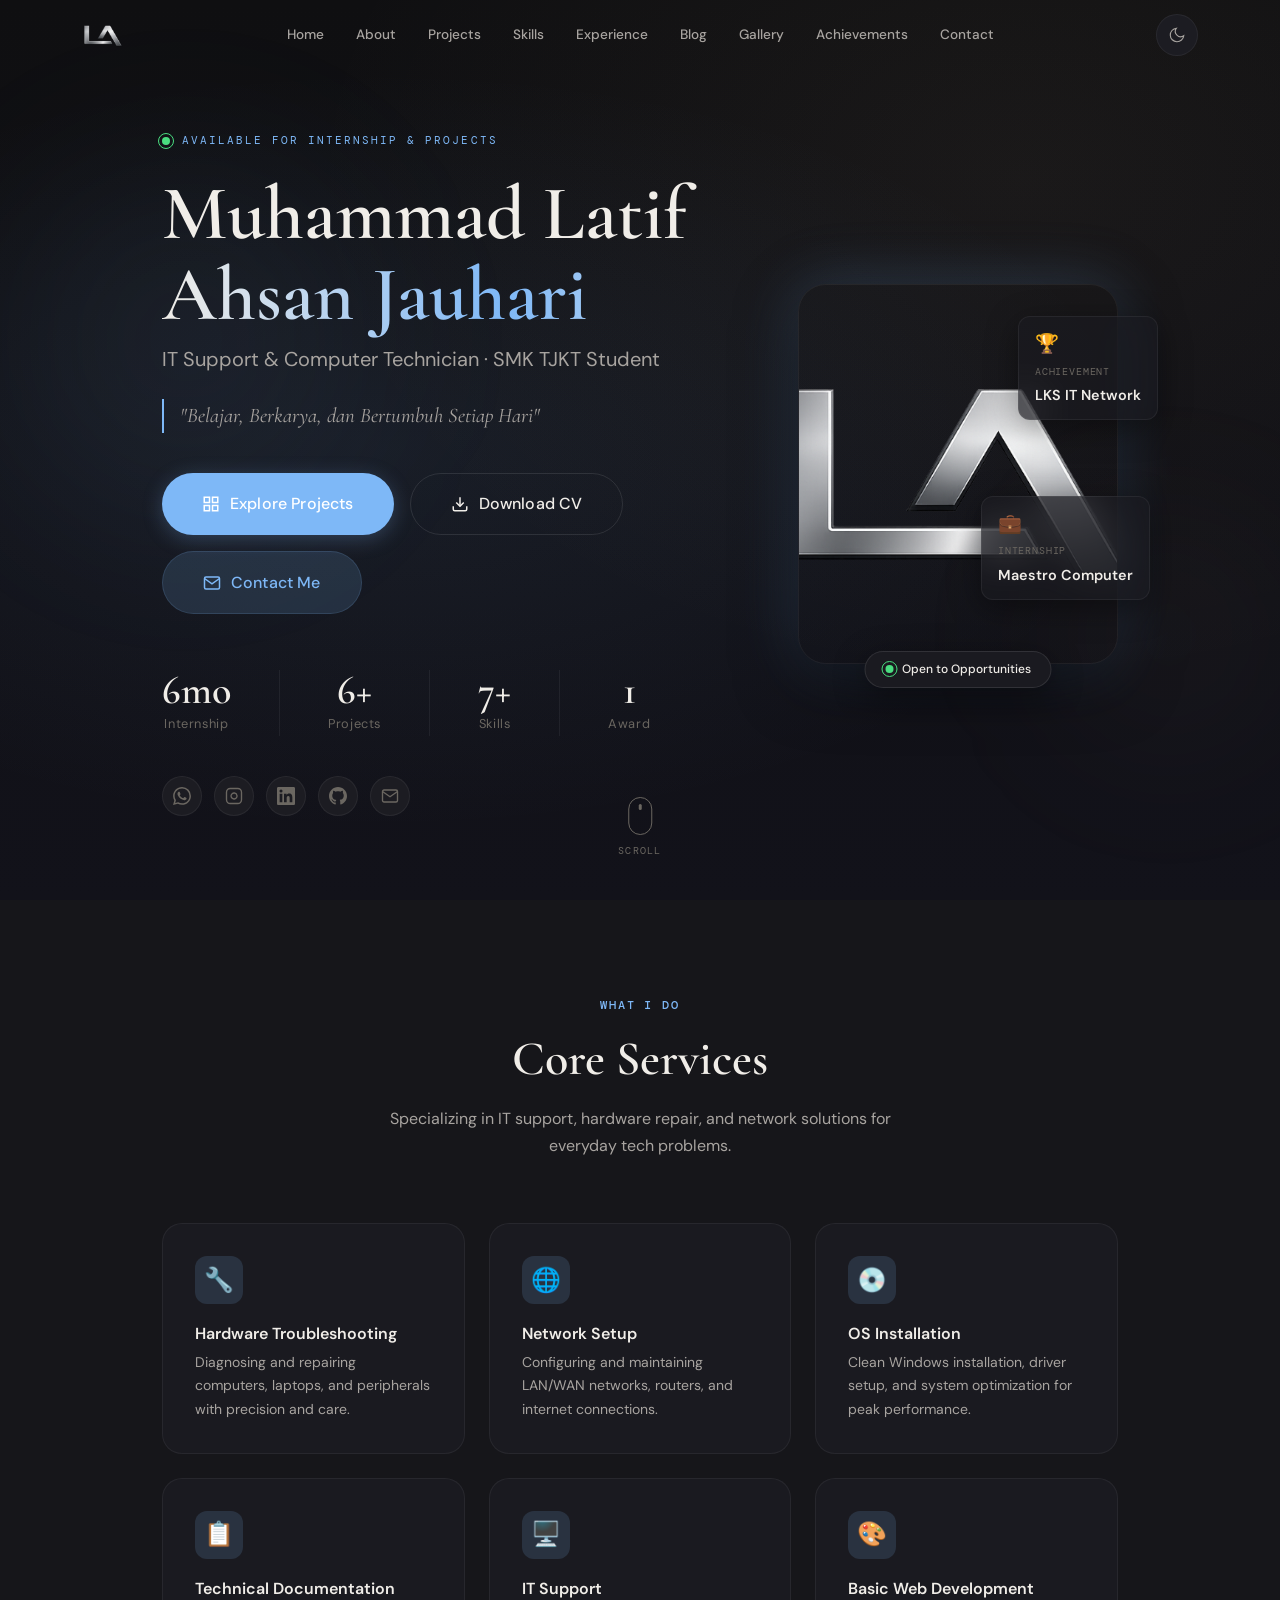
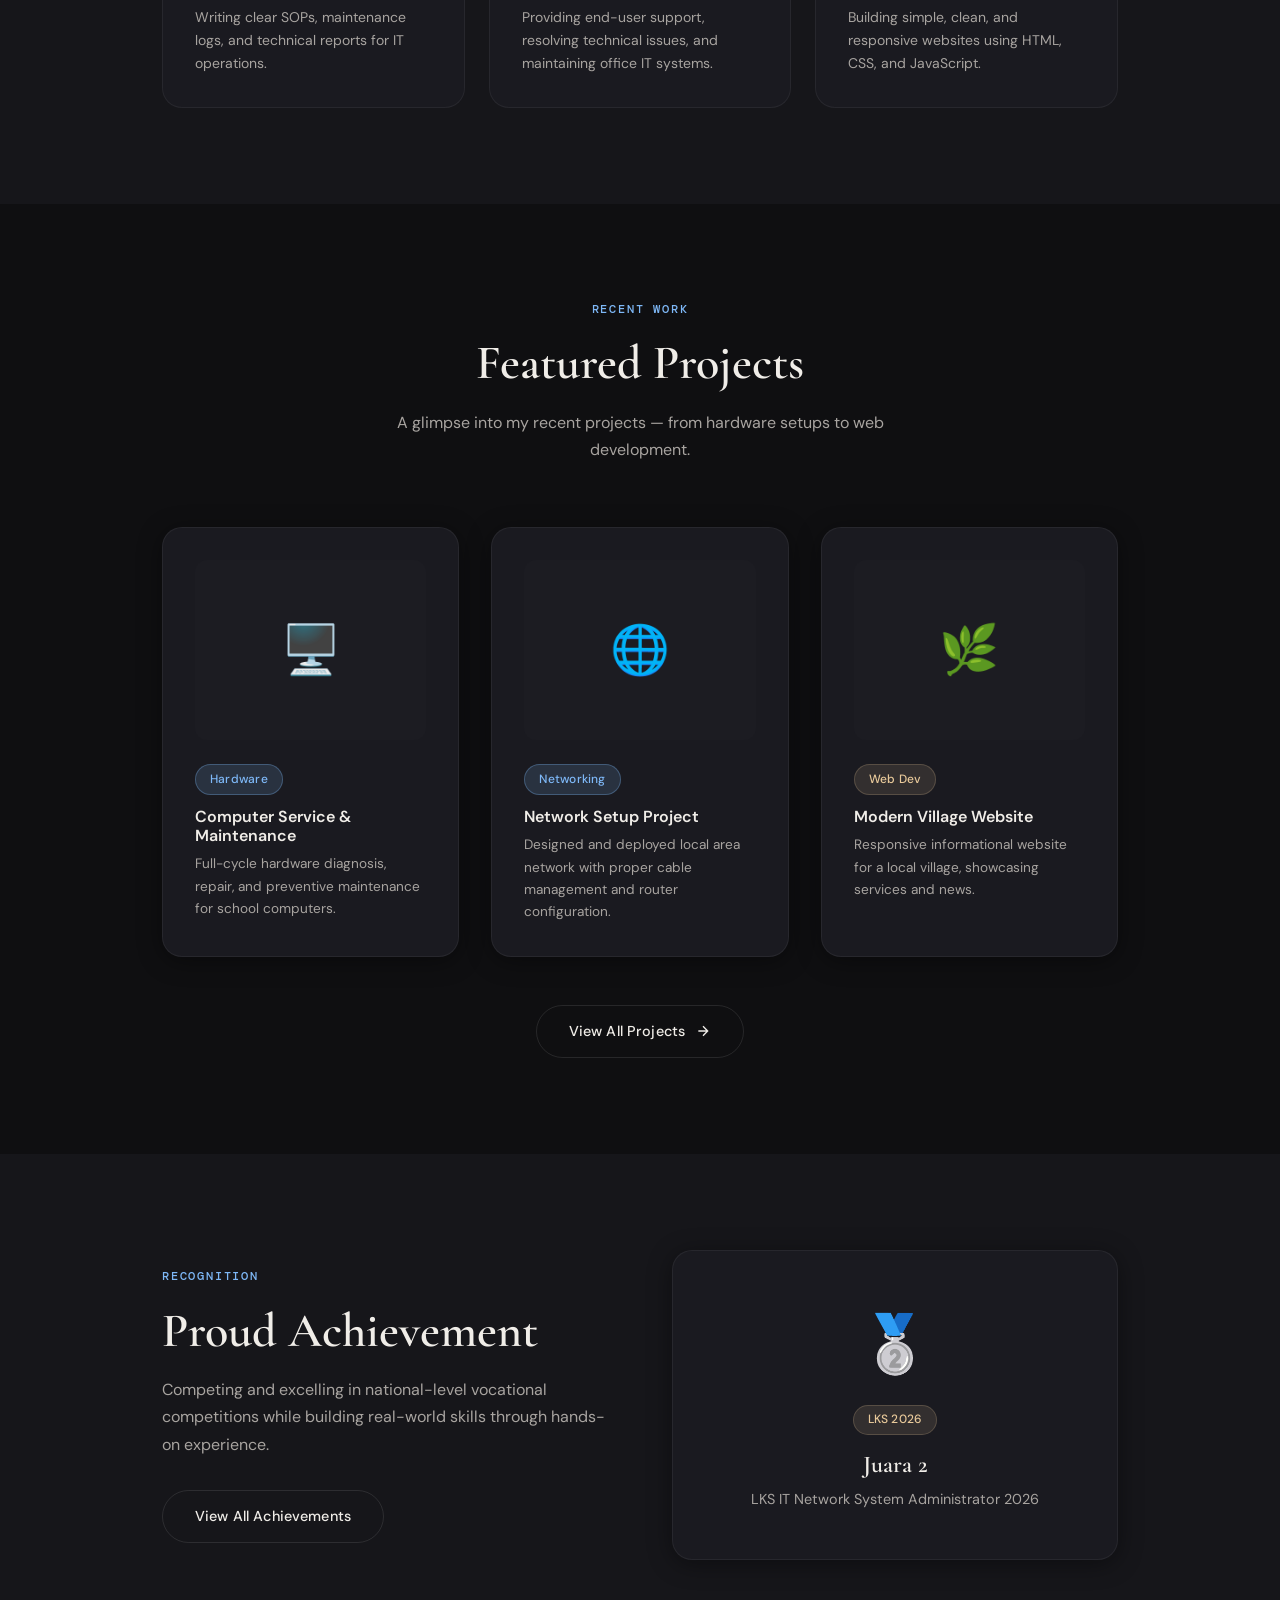
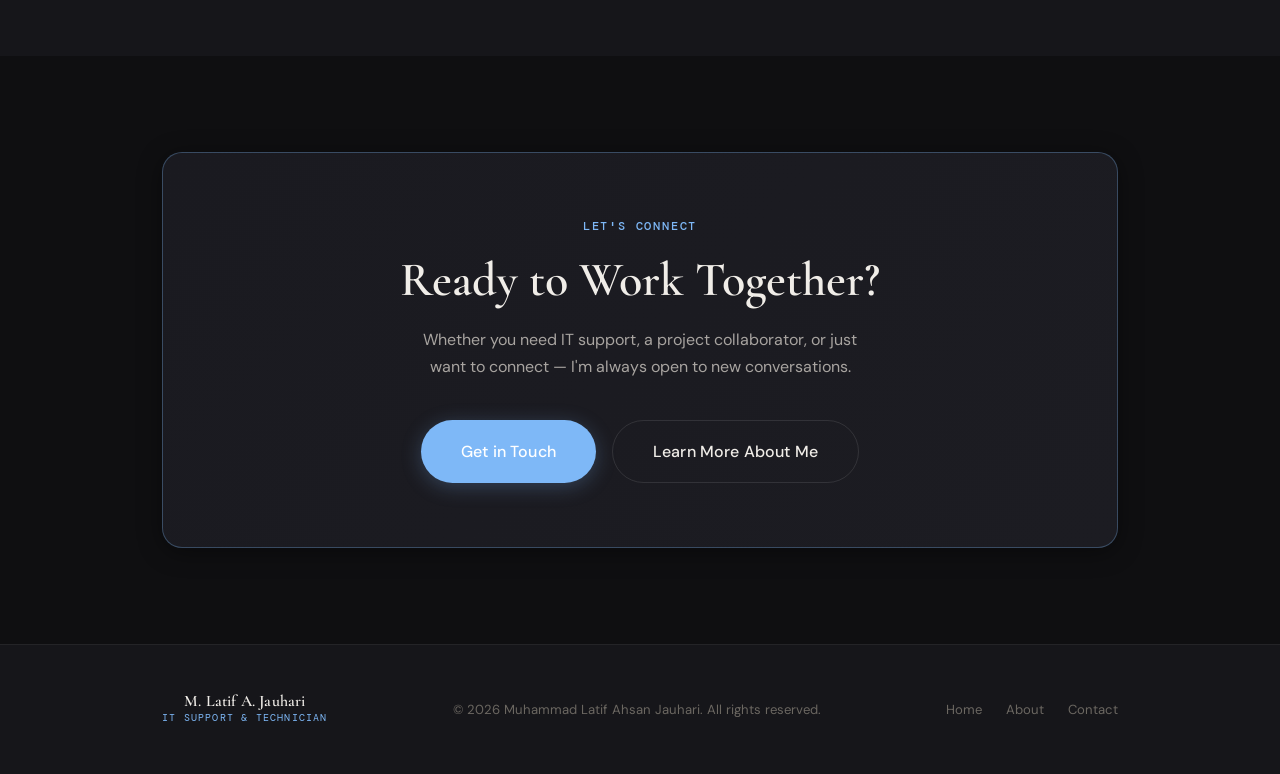
<file: index.html>
<!DOCTYPE html>
<html lang="id" data-theme="dark">
<head>
  <meta charset="UTF-8" />
  <meta name="viewport" content="width=device-width, initial-scale=1.0" />
  <meta name="description" content="Muhammad Latif Ahsan Jauhari — IT Support & Computer Technician, SMK TJKT Student. Portfolio website." />
  <title>Muhammad Latif Ahsan Jauhari — IT Support & Technician</title>

  <link rel="stylesheet" href="assets/css/style.css" />
  <link rel="stylesheet" href="assets/css/animations.css" />
  <link rel="stylesheet" href="assets/css/theme.css" />
  <link rel="stylesheet" href="assets/css/responsive.css" />

  <style>
    /* ── HOME PAGE SPECIFIC ── */
    .hero {
      min-height: 100vh;
      display: flex;
      align-items: center;
      background: var(--gradient-hero);
      position: relative;
      overflow: hidden;
      padding: 7rem 0 4rem;
    }

    .hero-grid {
      display: grid;
      grid-template-columns: 1fr auto;
      gap: 4rem;
      align-items: center;
    }

    .hero-eyebrow {
      display: flex;
      align-items: center;
      gap: 0.75rem;
      margin-bottom: 1.5rem;
    }

    .hero-eyebrow-text {
      font-family: 'DM Mono', monospace;
      font-size: 0.7rem;
      letter-spacing: 0.18em;
      text-transform: uppercase;
      color: var(--accent-blue);
    }

    .hero-title {
      font-family: 'Cormorant Garamond', serif;
      font-size: clamp(3rem, 6vw, 5rem);
      font-weight: 600;
      color: var(--text-primary);
      line-height: 1.05;
      margin-bottom: 0.5rem;
    }

    .hero-name-sub {
      font-family: 'DM Sans', sans-serif;
      font-size: clamp(1rem, 2vw, 1.25rem);
      font-weight: 400;
      color: var(--text-secondary);
      margin-bottom: 1.5rem;
    }

    .hero-tagline {
      font-family: 'Cormorant Garamond', serif;
      font-size: clamp(1.1rem, 2vw, 1.3rem);
      font-style: italic;
      color: var(--text-secondary);
      margin-bottom: 2.5rem;
      padding-left: 1rem;
      border-left: 2px solid var(--accent-blue);
    }

    .hero-actions {
      display: flex;
      gap: 1rem;
      flex-wrap: wrap;
      margin-bottom: 3.5rem;
    }

    .hero-stats {
      display: flex;
      gap: 3rem;
      margin-bottom: 2.5rem;
    }

    .hero-stat-divider {
      width: 1px;
      background: var(--border-subtle);
      align-self: stretch;
    }

    .hero-socials {
      display: flex;
      gap: 0.75rem;
    }

    /* Image */
    .hero-image-wrap {
      position: relative;
      flex-shrink: 0;
    }

    .hero-avatar {
      width: 320px;
      height: 380px;
      border-radius: var(--radius-xl);
      overflow: hidden;
      position: relative;
      border: 1px solid var(--border-subtle);
      box-shadow: var(--shadow-lg), 0 0 60px var(--accent-blue-glow);
    }

    .hero-avatar-inner {
      width: 100%;
      height: 100%;
      background: linear-gradient(135deg, var(--bg-tertiary) 0%, var(--bg-secondary) 100%);
      display: flex;
      align-items: center;
      justify-content: center;
      font-family: 'Cormorant Garamond', serif;
      font-size: 6rem;
      font-weight: 600;
      color: var(--accent-blue);
      letter-spacing: -0.02em;
    }

    .hero-avatar-badge {
      position: absolute;
      bottom: -1rem;
      left: 50%;
      transform: translateX(-50%);
      background: var(--bg-card);
      border: 1px solid var(--border-medium);
      border-radius: 100px;
      padding: 0.5rem 1.25rem;
      display: flex;
      align-items: center;
      gap: 0.5rem;
      white-space: nowrap;
      box-shadow: var(--shadow-md);
    }

    .hero-avatar-badge-text {
      font-size: 0.75rem;
      font-weight: 500;
      color: var(--text-primary);
    }

    /* Floating cards */
    .hero-float-card {
      position: absolute;
      background: var(--bg-glass);
      backdrop-filter: var(--blur-strength);
      border: 1px solid var(--border-subtle);
      border-radius: var(--radius-md);
      padding: 0.75rem 1rem;
      box-shadow: var(--shadow-md);
    }

    .hero-float-1 {
      top: 2rem;
      right: -2.5rem;
      animation: floatSlow 5s ease-in-out infinite;
    }

    .hero-float-2 {
      bottom: 4rem;
      right: -2rem;
      animation: floatSlow 6s ease-in-out 1s infinite;
    }

    .float-card-label {
      font-size: 0.65rem;
      color: var(--text-muted);
      letter-spacing: 0.08em;
      text-transform: uppercase;
      margin-bottom: 0.25rem;
      font-family: 'DM Mono', monospace;
    }

    .float-card-value {
      font-size: 0.9rem;
      font-weight: 600;
      color: var(--text-primary);
    }

    .float-card-icon {
      font-size: 1.2rem;
      margin-bottom: 0.25rem;
    }

    /* Scroll indicator */
    .hero-scroll {
      position: absolute;
      bottom: 2.5rem;
      left: 50%;
      transform: translateX(-50%);
    }

    /* BG Orbs */
    .hero-orb-1 {
      top: 10%;
      left: -5%;
    }

    .hero-orb-2 {
      bottom: 10%;
      right: -5%;
    }

    /* ── SERVICES SECTION ── */
    .services-grid {
      display: grid;
      grid-template-columns: repeat(3, 1fr);
      gap: 1.5rem;
    }

    .service-card {
      padding: 2rem;
      background: var(--bg-card);
      border: 1px solid var(--border-subtle);
      border-radius: var(--radius-lg);
      transition: all var(--transition-smooth);
    }

    .service-card:hover {
      border-color: var(--border-accent);
      background: var(--bg-glass);
      transform: translateY(-4px);
      box-shadow: var(--shadow-md);
    }

    .service-icon {
      width: 48px;
      height: 48px;
      background: var(--accent-blue-dim);
      border-radius: var(--radius-md);
      display: flex;
      align-items: center;
      justify-content: center;
      margin-bottom: 1.25rem;
      font-size: 1.5rem;
    }

    .service-title {
      font-size: 1rem;
      font-weight: 600;
      color: var(--text-primary);
      margin-bottom: 0.5rem;
    }

    .service-desc {
      font-size: 0.875rem;
      color: var(--text-secondary);
      line-height: 1.65;
    }

    @media (max-width: 768px) {
      .services-grid { grid-template-columns: 1fr; }
      .hero-float-1, .hero-float-2 { display: none; }
    }
    @media (max-width: 1024px) {
      .services-grid { grid-template-columns: repeat(2, 1fr); }
    }
  </style>
</head>
<body class="no-scroll">

  <!-- Loading Screen -->
  <div class="loading-screen" id="loadingScreen">
    <div class="loading-logo">
  <img src="assets/img/logo.png" alt="LA Logo">
</div>
    <div class="loading-bar-wrap">
      <div class="loading-bar"></div>
    </div>
  </div>

  <!-- Scroll Progress -->
  <div class="scroll-progress" id="scrollProgress"></div>

  <!-- ==================== NAVBAR ==================== -->
  <nav class="navbar" id="navbar">
    <div class="navbar-inner">
      <a href="index.html" class="navbar-logo">
         <img src="assets/img/logo.png" alt="LA Logo" class="navbar-logo-img">
      </a>

      <div class="navbar-menu">
        <a href="index.html" class="nav-link active">Home</a>
        <a href="about.html" class="nav-link">About</a>
        <a href="projects.html" class="nav-link">Projects</a>
        <a href="skills.html" class="nav-link">Skills</a>
        <a href="experience.html" class="nav-link">Experience</a>
        <a href="blog.html" class="nav-link">Blog</a>
        <a href="gallery.html" class="nav-link">Gallery</a>
        <a href="achievements.html" class="nav-link">Achievements</a>
        <a href="contact.html" class="nav-link">Contact</a>
      </div>

      <div class="navbar-actions">
        <button class="theme-toggle" id="themeToggle" aria-label="Toggle theme">
          <svg class="icon-moon" viewBox="0 0 24 24" fill="none" stroke="currentColor" stroke-width="1.5">
            <path d="M21 12.79A9 9 0 1 1 11.21 3 7 7 0 0 0 21 12.79z"/>
          </svg>
          <svg class="icon-sun" viewBox="0 0 24 24" fill="none" stroke="currentColor" stroke-width="1.5">
            <circle cx="12" cy="12" r="5"/>
            <line x1="12" y1="1" x2="12" y2="3"/><line x1="12" y1="21" x2="12" y2="23"/>
            <line x1="4.22" y1="4.22" x2="5.64" y2="5.64"/><line x1="18.36" y1="18.36" x2="19.78" y2="19.78"/>
            <line x1="1" y1="12" x2="3" y2="12"/><line x1="21" y1="12" x2="23" y2="12"/>
            <line x1="4.22" y1="19.78" x2="5.64" y2="18.36"/><line x1="18.36" y1="5.64" x2="19.78" y2="4.22"/>
          </svg>
        </button>

        <button class="hamburger" id="hamburger" aria-label="Open menu">
          <span></span><span></span><span></span>
        </button>
      </div>
    </div>
  </nav>

  <!-- Mobile Menu -->
  <div class="mobile-menu" id="mobileMenu">
    <a href="index.html" class="mobile-nav-link active">Home</a>
    <a href="about.html" class="mobile-nav-link">About</a>
    <a href="projects.html" class="mobile-nav-link">Projects</a>
    <a href="skills.html" class="mobile-nav-link">Skills</a>
    <a href="experience.html" class="mobile-nav-link">Experience</a>
    <a href="blog.html" class="mobile-nav-link">Blog</a>
    <a href="gallery.html" class="mobile-nav-link">Gallery</a>
    <a href="achievements.html" class="mobile-nav-link">Achievements</a>
    <a href="contact.html" class="mobile-nav-link">Contact</a>
  </div>

  <!-- ==================== HERO ==================== -->
  <section class="hero" id="home">
    <!-- Background Orbs -->
    <div class="bg-orb bg-orb-1 hero-orb-1"></div>
    <div class="bg-orb bg-orb-2 hero-orb-2"></div>

    <div class="container" style="position:relative;z-index:1;">
      <div class="hero-grid">
        <!-- Content -->
        <div class="hero-content">
          <div class="hero-eyebrow">
            <div class="pulse-dot"></div>
            <span class="hero-eyebrow-text">Available for Internship & Projects</span>
          </div>

          <h1 class="hero-title">
            Muhammad Latif<br />
            <span class="shimmer-text">Ahsan Jauhari</span>
          </h1>

          <p class="hero-name-sub">IT Support &amp; Computer Technician · SMK TJKT Student</p>

          <p class="hero-tagline">
            "Belajar, Berkarya, dan Bertumbuh Setiap Hari"
          </p>

          <div class="hero-actions">
            <a href="projects.html" class="btn btn-primary btn-lg">
              <svg width="18" height="18" viewBox="0 0 24 24" fill="none" stroke="currentColor" stroke-width="2"><rect x="3" y="3" width="7" height="7"/><rect x="14" y="3" width="7" height="7"/><rect x="14" y="14" width="7" height="7"/><rect x="3" y="14" width="7" height="7"/></svg>
              Explore Projects
            </a>
            <a href="assets/cv-latif.pdf" class="btn btn-outline btn-lg" download>
              <svg width="18" height="18" viewBox="0 0 24 24" fill="none" stroke="currentColor" stroke-width="2"><path d="M21 15v4a2 2 0 0 1-2 2H5a2 2 0 0 1-2-2v-4"/><polyline points="7 10 12 15 17 10"/><line x1="12" y1="15" x2="12" y2="3"/></svg>
              Download CV
            </a>
            <a href="contact.html" class="btn btn-ghost btn-lg">
              <svg width="18" height="18" viewBox="0 0 24 24" fill="none" stroke="currentColor" stroke-width="2"><path d="M4 4h16c1.1 0 2 .9 2 2v12c0 1.1-.9 2-2 2H4c-1.1 0-2-.9-2-2V6c0-1.1.9-2 2-2z"/><polyline points="22,6 12,13 2,6"/></svg>
              Contact Me
            </a>
          </div>

          <div class="hero-stats">
            <div class="stat-item">
              <span class="stat-number" data-count="6" data-suffix="mo">0</span>
              <span class="stat-label">Internship</span>
            </div>
            <div class="hero-stat-divider"></div>
            <div class="stat-item">
              <span class="stat-number" data-count="6" data-suffix="+">0</span>
              <span class="stat-label">Projects</span>
            </div>
            <div class="hero-stat-divider"></div>
            <div class="stat-item">
              <span class="stat-number" data-count="7" data-suffix="+">0</span>
              <span class="stat-label">Skills</span>
            </div>
            <div class="hero-stat-divider"></div>
            <div class="stat-item">
              <span class="stat-number" data-count="1" data-suffix="">0</span>
              <span class="stat-label">Award</span>
            </div>
          </div>

          <div class="hero-socials">
            <a href="https://wa.me/6281234567890" class="social-link" target="_blank" aria-label="WhatsApp">
              <svg viewBox="0 0 24 24" fill="currentColor"><path d="M17.472 14.382c-.297-.149-1.758-.867-2.03-.967-.273-.099-.471-.148-.67.15-.197.297-.767.966-.94 1.164-.173.199-.347.223-.644.075-.297-.15-1.255-.463-2.39-1.475-.883-.788-1.48-1.761-1.653-2.059-.173-.297-.018-.458.13-.606.134-.133.298-.347.446-.52.149-.174.198-.298.298-.497.099-.198.05-.371-.025-.52-.075-.149-.669-1.612-.916-2.207-.242-.579-.487-.5-.669-.51-.173-.008-.371-.01-.57-.01-.198 0-.52.074-.792.372-.272.297-1.04 1.016-1.04 2.479 0 1.462 1.065 2.875 1.213 3.074.149.198 2.096 3.2 5.077 4.487.709.306 1.262.489 1.694.625.712.227 1.36.195 1.871.118.571-.085 1.758-.719 2.006-1.413.248-.694.248-1.289.173-1.413-.074-.124-.272-.198-.57-.347m-5.421 7.403h-.004a9.87 9.87 0 01-5.031-1.378l-.361-.214-3.741.982.998-3.648-.235-.374a9.86 9.86 0 01-1.51-5.26c.001-5.45 4.436-9.884 9.888-9.884 2.64 0 5.122 1.03 6.988 2.898a9.825 9.825 0 012.893 6.994c-.003 5.45-4.437 9.884-9.885 9.884m8.413-18.297A11.815 11.815 0 0012.05 0C5.495 0 .16 5.335.157 11.892c0 2.096.547 4.142 1.588 5.945L.057 24l6.305-1.654a11.882 11.882 0 005.683 1.448h.005c6.554 0 11.89-5.335 11.893-11.893a11.821 11.821 0 00-3.48-8.413z"/></svg>
            </a>
            <a href="https://instagram.com/latif_jauhari" class="social-link" target="_blank" aria-label="Instagram">
              <svg viewBox="0 0 24 24" fill="none" stroke="currentColor" stroke-width="1.8"><rect x="2" y="2" width="20" height="20" rx="5" ry="5"/><path d="M16 11.37A4 4 0 1 1 12.63 8 4 4 0 0 1 16 11.37z"/><line x1="17.5" y1="6.5" x2="17.51" y2="6.5"/></svg>
            </a>
            <a href="https://linkedin.com/in/latif-jauhari" class="social-link" target="_blank" aria-label="LinkedIn">
              <svg viewBox="0 0 24 24" fill="currentColor"><path d="M20.447 20.452h-3.554v-5.569c0-1.328-.027-3.037-1.852-3.037-1.853 0-2.136 1.445-2.136 2.939v5.667H9.351V9h3.414v1.561h.046c.477-.9 1.637-1.85 3.37-1.85 3.601 0 4.267 2.37 4.267 5.455v6.286zM5.337 7.433a2.062 2.062 0 0 1-2.063-2.065 2.064 2.064 0 1 1 2.063 2.065zm1.782 13.019H3.555V9h3.564v11.452zM22.225 0H1.771C.792 0 0 .774 0 1.729v20.542C0 23.227.792 24 1.771 24h20.451C23.2 24 24 23.227 24 22.271V1.729C24 .774 23.2 0 22.222 0h.003z"/></svg>
            </a>
            <a href="https://github.com/latif-jauhari" class="social-link" target="_blank" aria-label="GitHub">
              <svg viewBox="0 0 24 24" fill="currentColor"><path d="M12 0c-6.626 0-12 5.373-12 12 0 5.302 3.438 9.8 8.207 11.387.599.111.793-.261.793-.577v-2.234c-3.338.726-4.033-1.416-4.033-1.416-.546-1.387-1.333-1.756-1.333-1.756-1.089-.745.083-.729.083-.729 1.205.084 1.839 1.237 1.839 1.237 1.07 1.834 2.807 1.304 3.492.997.107-.775.418-1.305.762-1.604-2.665-.305-5.467-1.334-5.467-5.931 0-1.311.469-2.381 1.236-3.221-.124-.303-.535-1.524.117-3.176 0 0 1.008-.322 3.301 1.23.957-.266 1.983-.399 3.003-.404 1.02.005 2.047.138 3.006.404 2.291-1.552 3.297-1.23 3.297-1.23.653 1.653.242 2.874.118 3.176.77.84 1.235 1.911 1.235 3.221 0 4.609-2.807 5.624-5.479 5.921.43.372.823 1.102.823 2.222v3.293c0 .319.192.694.801.576 4.765-1.589 8.199-6.086 8.199-11.386 0-6.627-5.373-12-12-12z"/></svg>
            </a>
            <a href="mailto:latif.jauhari@email.com" class="social-link" aria-label="Email">
              <svg viewBox="0 0 24 24" fill="none" stroke="currentColor" stroke-width="1.8"><path d="M4 4h16c1.1 0 2 .9 2 2v12c0 1.1-.9 2-2 2H4c-1.1 0-2-.9-2-2V6c0-1.1.9-2 2-2z"/><polyline points="22,6 12,13 2,6"/></svg>
            </a>
          </div>
        </div>

        <!-- Image -->
        <div class="hero-image-wrap">
          <div class="hero-avatar">
             <img src="assets/img/logo.png" alt="Muhammad Latif Ahsan Jauhari" class="hero-profile-img">
          </div>

          <!-- Floating Cards -->
          <div class="hero-float-card hero-float-1">
            <div class="float-card-icon">🏆</div>
            <div class="float-card-label">Achievement</div>
            <div class="float-card-value">LKS IT Network</div>
          </div>

          <div class="hero-float-card hero-float-2">
            <div class="float-card-icon">💼</div>
            <div class="float-card-label">Internship</div>
            <div class="float-card-value">Maestro Computer</div>
          </div>

          <div class="hero-avatar-badge" style="bottom: -1.5rem;">
            <div class="pulse-dot"></div>
            <span class="hero-avatar-badge-text">Open to Opportunities</span>
          </div>
        </div>
      </div>
    </div>

    <!-- Scroll indicator -->
    <div class="hero-scroll">
      <div class="scroll-indicator">
        <div class="scroll-mouse">
          <div class="scroll-wheel"></div>
        </div>
        <span class="scroll-text">Scroll</span>
      </div>
    </div>
  </section>

  <!-- ==================== SERVICES / SKILLS HIGHLIGHT ==================== -->
  <section class="section" style="background: var(--bg-secondary);">
    <div class="container">
      <div class="section-header reveal">
        <span class="section-eyebrow">What I Do</span>
        <h2 class="section-title">Core Services</h2>
        <p class="section-subtitle">Specializing in IT support, hardware repair, and network solutions for everyday tech problems.</p>
      </div>

      <div class="services-grid stagger-children">
        <div class="service-card">
          <div class="service-icon">🔧</div>
          <h3 class="service-title">Hardware Troubleshooting</h3>
          <p class="service-desc">Diagnosing and repairing computers, laptops, and peripherals with precision and care.</p>
        </div>
        <div class="service-card">
          <div class="service-icon">🌐</div>
          <h3 class="service-title">Network Setup</h3>
          <p class="service-desc">Configuring and maintaining LAN/WAN networks, routers, and internet connections.</p>
        </div>
        <div class="service-card">
          <div class="service-icon">💿</div>
          <h3 class="service-title">OS Installation</h3>
          <p class="service-desc">Clean Windows installation, driver setup, and system optimization for peak performance.</p>
        </div>
        <div class="service-card">
          <div class="service-icon">📋</div>
          <h3 class="service-title">Technical Documentation</h3>
          <p class="service-desc">Writing clear SOPs, maintenance logs, and technical reports for IT operations.</p>
        </div>
        <div class="service-card">
          <div class="service-icon">🖥️</div>
          <h3 class="service-title">IT Support</h3>
          <p class="service-desc">Providing end-user support, resolving technical issues, and maintaining office IT systems.</p>
        </div>
        <div class="service-card">
          <div class="service-icon">🎨</div>
          <h3 class="service-title">Basic Web Development</h3>
          <p class="service-desc">Building simple, clean, and responsive websites using HTML, CSS, and JavaScript.</p>
        </div>
      </div>
    </div>
  </section>

  <!-- ==================== RECENT PROJECTS PREVIEW ==================== -->
  <section class="section">
    <div class="container">
      <div class="section-header reveal">
        <span class="section-eyebrow">Recent Work</span>
        <h2 class="section-title">Featured Projects</h2>
        <p class="section-subtitle">A glimpse into my recent projects — from hardware setups to web development.</p>
      </div>

      <div class="grid-3 stagger-children" style="margin-bottom:3rem;">
        <div class="card">
          <div style="background:var(--bg-tertiary);border-radius:var(--radius-md);height:180px;display:flex;align-items:center;justify-content:center;font-size:3rem;margin-bottom:1.5rem;">🖥️</div>
          <span class="badge" style="margin-bottom:0.75rem;">Hardware</span>
          <h3 style="font-size:1rem;font-weight:600;margin-bottom:0.5rem;color:var(--text-primary);">Computer Service & Maintenance</h3>
          <p style="font-size:0.85rem;color:var(--text-secondary);line-height:1.65;">Full-cycle hardware diagnosis, repair, and preventive maintenance for school computers.</p>
        </div>
        <div class="card">
          <div style="background:var(--bg-tertiary);border-radius:var(--radius-md);height:180px;display:flex;align-items:center;justify-content:center;font-size:3rem;margin-bottom:1.5rem;">🌐</div>
          <span class="badge" style="margin-bottom:0.75rem;">Networking</span>
          <h3 style="font-size:1rem;font-weight:600;margin-bottom:0.5rem;color:var(--text-primary);">Network Setup Project</h3>
          <p style="font-size:0.85rem;color:var(--text-secondary);line-height:1.65;">Designed and deployed local area network with proper cable management and router configuration.</p>
        </div>
        <div class="card">
          <div style="background:var(--bg-tertiary);border-radius:var(--radius-md);height:180px;display:flex;align-items:center;justify-content:center;font-size:3rem;margin-bottom:1.5rem;">🌿</div>
          <span class="badge badge-warm" style="margin-bottom:0.75rem;">Web Dev</span>
          <h3 style="font-size:1rem;font-weight:600;margin-bottom:0.5rem;color:var(--text-primary);">Modern Village Website</h3>
          <p style="font-size:0.85rem;color:var(--text-secondary);line-height:1.65;">Responsive informational website for a local village, showcasing services and news.</p>
        </div>
      </div>

      <div class="text-center">
        <a href="projects.html" class="btn btn-outline">
          View All Projects
          <svg width="16" height="16" viewBox="0 0 24 24" fill="none" stroke="currentColor" stroke-width="2"><path d="M5 12h14M12 5l7 7-7 7"/></svg>
        </a>
      </div>
    </div>
  </section>

  <!-- ==================== ACHIEVEMENT PREVIEW ==================== -->
  <section class="section" style="background: var(--bg-secondary);">
    <div class="container">
      <div class="grid-2" style="align-items:center;gap:4rem;">
        <div class="reveal">
          <span class="section-eyebrow">Recognition</span>
          <h2 class="section-title" style="text-align:left;margin-bottom:1rem;">Proud Achievement</h2>
          <p style="color:var(--text-secondary);line-height:1.7;margin-bottom:2rem;">Competing and excelling in national-level vocational competitions while building real-world skills through hands-on experience.</p>
          <a href="achievements.html" class="btn btn-outline">
            View All Achievements
          </a>
        </div>
        <div class="card reveal reveal-delay-2" style="text-align:center;padding:3rem 2rem;">
          <div style="font-size:3.5rem;margin-bottom:1rem;">🥈</div>
          <div class="badge badge-warm" style="justify-content:center;margin:0 auto 1rem;">LKS 2026</div>
          <h3 style="font-family:'Cormorant Garamond',serif;font-size:1.5rem;font-weight:600;color:var(--text-primary);margin-bottom:0.5rem;">Juara 2</h3>
          <p style="color:var(--text-secondary);font-size:0.9rem;">LKS IT Network System Administrator 2026</p>
        </div>
      </div>
    </div>
  </section>

  <!-- ==================== CTA ==================== -->
  <section class="section">
    <div class="container">
      <div class="card text-center reveal" style="padding:4rem 2rem;background:linear-gradient(135deg,var(--bg-card),var(--bg-tertiary));border-color:var(--border-accent);">
        <span class="section-eyebrow">Let's Connect</span>
        <h2 class="section-title" style="margin-bottom:1rem;">Ready to Work Together?</h2>
        <p style="color:var(--text-secondary);max-width:460px;margin:0 auto 2.5rem;line-height:1.7;">Whether you need IT support, a project collaborator, or just want to connect — I'm always open to new conversations.</p>
        <div style="display:flex;gap:1rem;justify-content:center;flex-wrap:wrap;">
          <a href="contact.html" class="btn btn-primary btn-lg">Get in Touch</a>
          <a href="about.html" class="btn btn-outline btn-lg">Learn More About Me</a>
        </div>
      </div>
    </div>
  </section>

  <!-- ==================== FOOTER ==================== -->
  <footer class="footer">
    <div class="container">
      <div class="footer-inner">
        <div class="footer-brand navbar-logo">
          <span class="logo-name">M. Latif A. Jauhari</span>
          <span class="logo-title">IT Support & Technician</span>
        </div>
        <p class="footer-copy">© 2026 Muhammad Latif Ahsan Jauhari. All rights reserved.</p>
        <div class="footer-links">
          <a href="index.html">Home</a>
          <a href="about.html">About</a>
          <a href="contact.html">Contact</a>
        </div>
      </div>
    </div>
  </footer>

  <!-- Back to Top -->
  <button class="back-to-top" id="backToTop" aria-label="Back to top">
    <svg viewBox="0 0 24 24" fill="none" stroke="currentColor" stroke-width="2"><path d="M18 15l-6-6-6 6"/></svg>
  </button>

  <script src="assets/js/navbar.js"></script>
  <script src="assets/js/main.js"></script>
  <script src="assets/js/theme.js"></script>
</body>
</html>
</file>
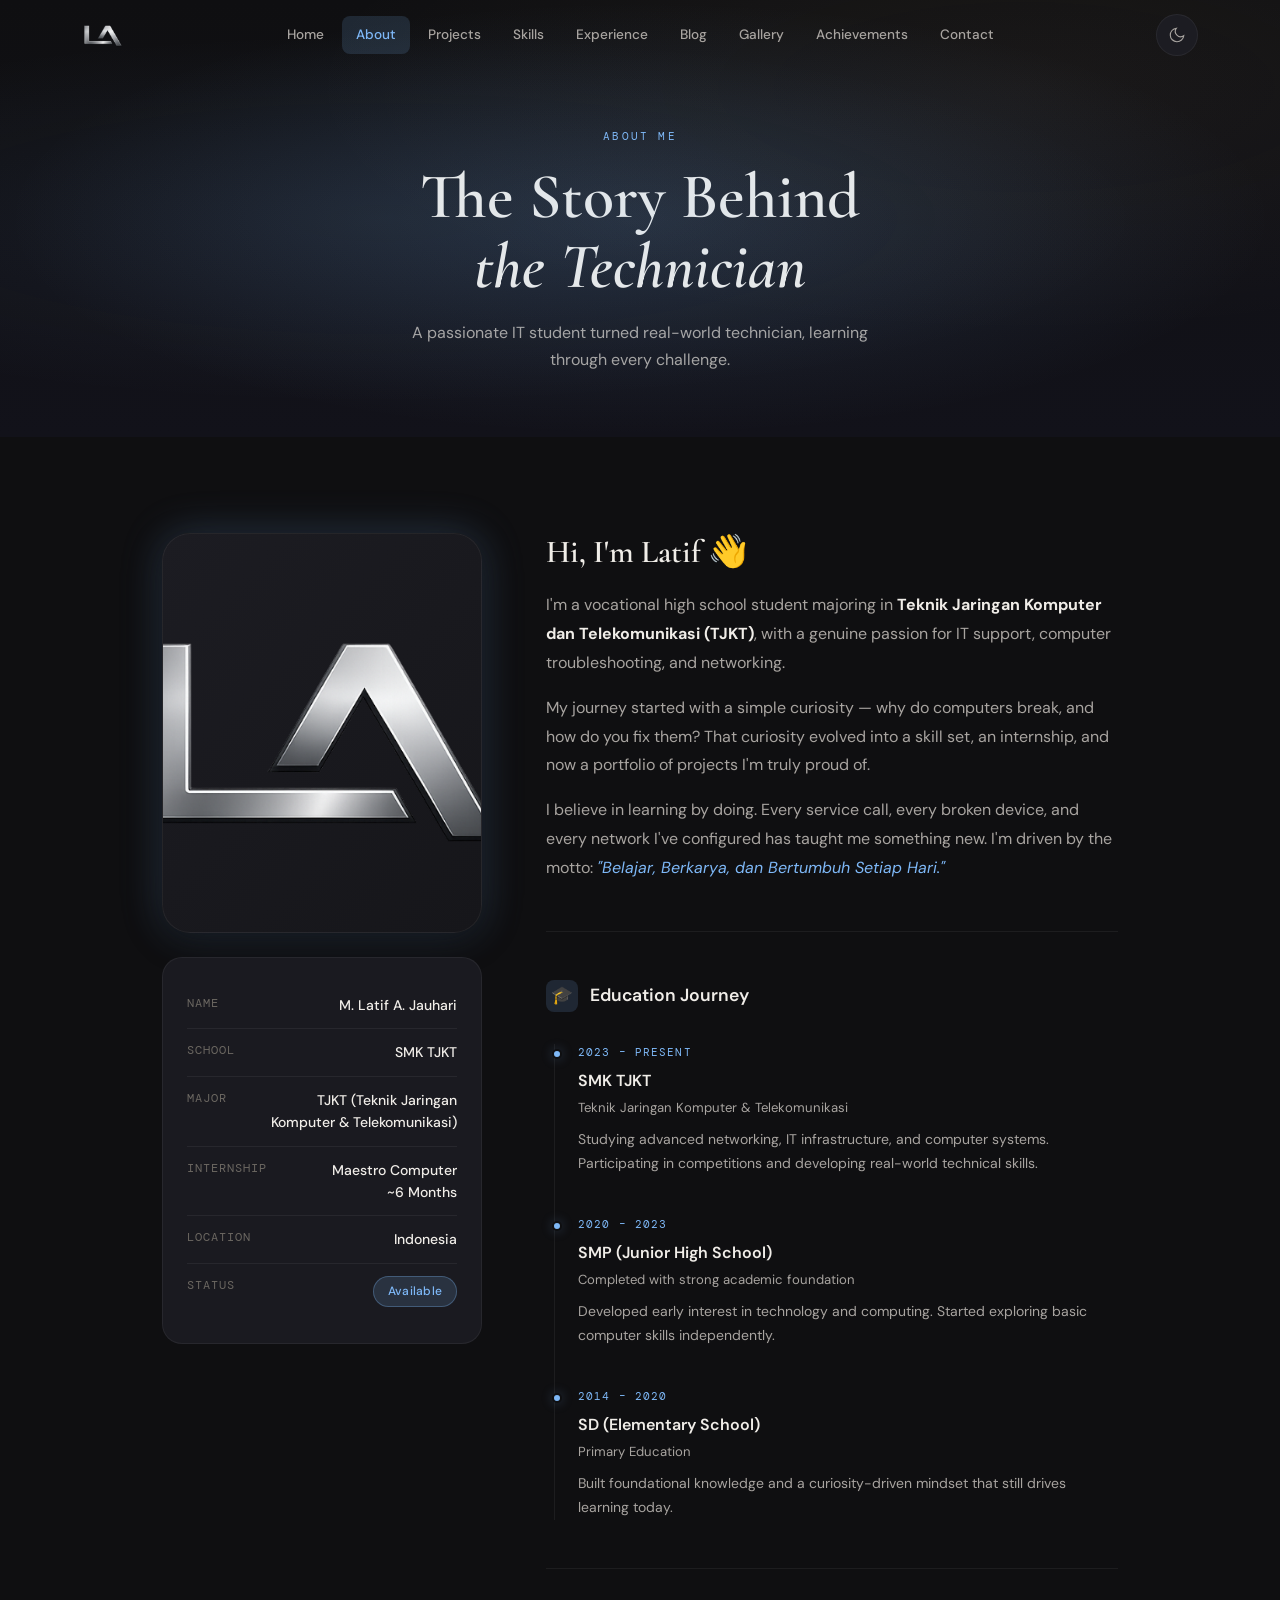
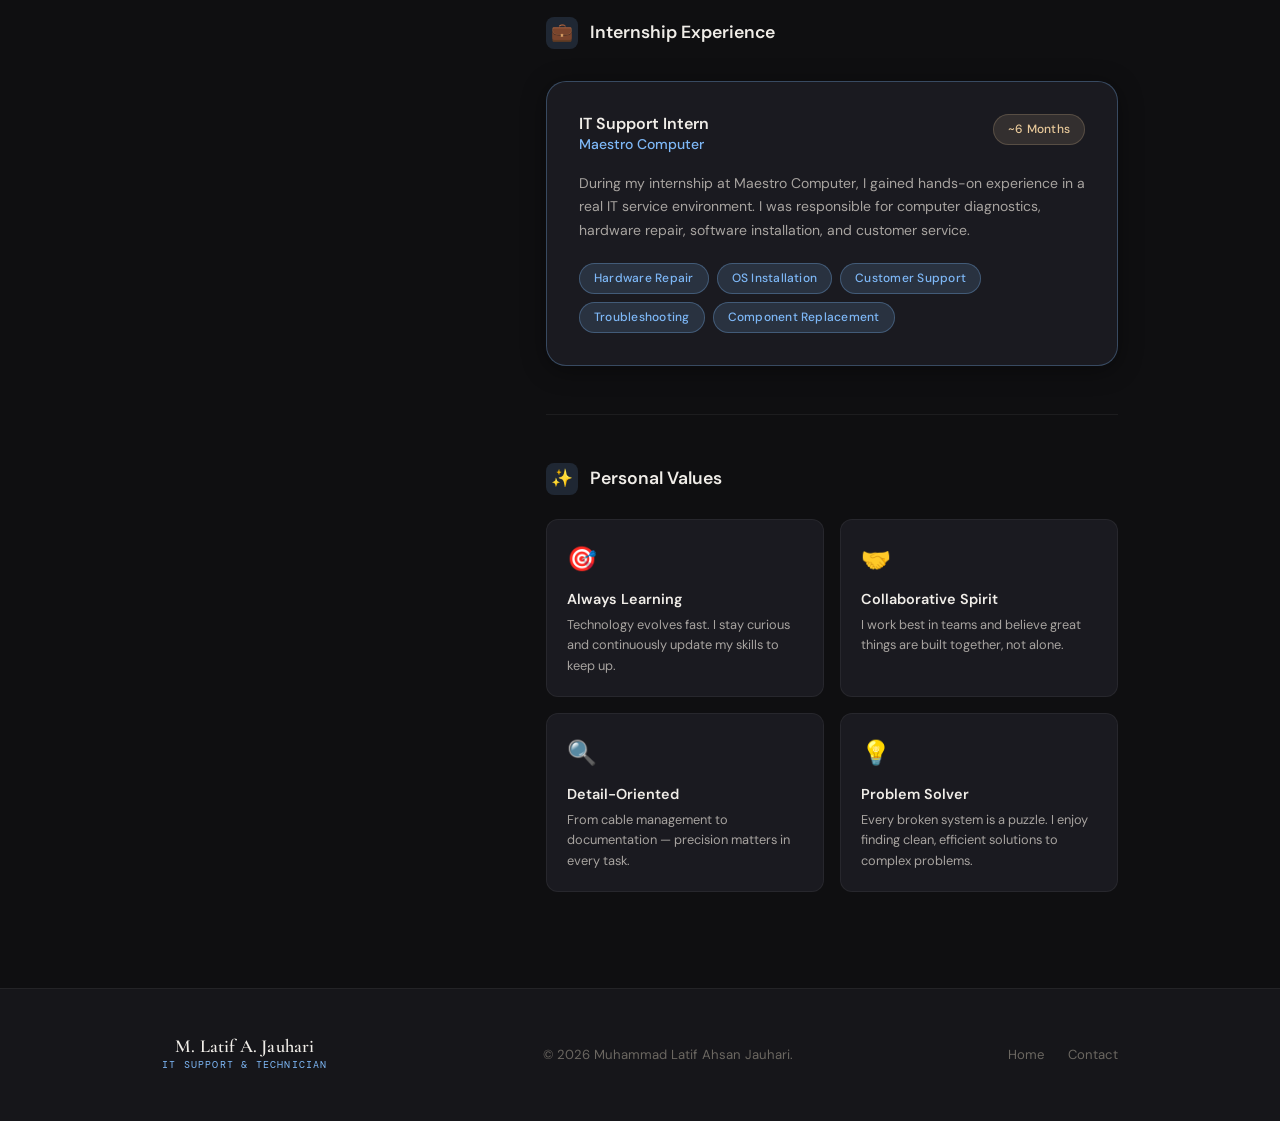
<file: about.html>
<!DOCTYPE html>
<html lang="id" data-theme="dark">
<head>
  <meta charset="UTF-8" />
  <meta name="viewport" content="width=device-width, initial-scale=1.0" />
  <title>About — Muhammad Latif Ahsan Jauhari</title>
  <link rel="stylesheet" href="assets/css/style.css" />
  <link rel="stylesheet" href="assets/css/animations.css" />
  <link rel="stylesheet" href="assets/css/theme.css" />
  <link rel="stylesheet" href="assets/css/responsive.css" />
  <style>
    .about-grid {
      display: grid;
      grid-template-columns: 320px 1fr;
      gap: 4rem;
      align-items: start;
    }

    .about-image-wrap {
      position: sticky;
      top: 6rem;
    }

    .about-avatar {
      width: 100%;
      aspect-ratio: 4/5;
      background: linear-gradient(135deg, var(--bg-tertiary), var(--bg-secondary));
      border-radius: var(--radius-xl);
      border: 1px solid var(--border-subtle);
      display: flex;
      align-items: center;
      justify-content: center;
      font-family: 'Cormorant Garamond', serif;
      font-size: 5rem;
      font-weight: 600;
      color: var(--accent-blue);
      margin-bottom: 1.5rem;
      box-shadow: var(--shadow-md), 0 0 40px var(--accent-blue-glow);
    }

    .about-avatar img{
      width: 100%;
      height: 100%;
      object-fit: cover;
      border-radius: var(--radius-xl);
    }

    .about-quick-info {
      background: var(--bg-card);
      border: 1px solid var(--border-subtle);
      border-radius: var(--radius-lg);
      padding: 1.5rem;
    }

    .info-row {
      display: flex;
      justify-content: space-between;
      align-items: flex-start;
      padding: 0.75rem 0;
      border-bottom: 1px solid var(--border-subtle);
    }

    .info-row:last-child { border-bottom: none; }

    .info-label {
      font-size: 0.75rem;
      color: var(--text-muted);
      text-transform: uppercase;
      letter-spacing: 0.08em;
      font-family: 'DM Mono', monospace;
    }

    .info-value {
      font-size: 0.875rem;
      color: var(--text-primary);
      font-weight: 500;
      text-align: right;
    }

    /* Timeline */
    .timeline {
      position: relative;
      padding-left: 2rem;
    }

    .timeline::before {
      content: '';
      position: absolute;
      left: 0.5rem;
      top: 0;
      bottom: 0;
      width: 1px;
      background: var(--border-subtle);
    }

    .timeline-item {
      position: relative;
      margin-bottom: 2.5rem;
    }

    .timeline-item::before {
      content: '';
      position: absolute;
      left: -1.65rem;
      top: 0.35rem;
      width: 10px;
      height: 10px;
      border-radius: 50%;
      background: var(--accent-blue);
      border: 2px solid var(--bg-primary);
      box-shadow: 0 0 12px var(--accent-blue-glow);
    }

    .timeline-date {
      font-family: 'DM Mono', monospace;
      font-size: 0.7rem;
      letter-spacing: 0.1em;
      color: var(--accent-blue);
      text-transform: uppercase;
      margin-bottom: 0.375rem;
    }

    .timeline-title {
      font-size: 1rem;
      font-weight: 600;
      color: var(--text-primary);
      margin-bottom: 0.25rem;
    }

    .timeline-sub {
      font-size: 0.82rem;
      color: var(--text-secondary);
      margin-bottom: 0.625rem;
    }

    .timeline-desc {
      font-size: 0.875rem;
      color: var(--text-secondary);
      line-height: 1.7;
    }

    /* Values */
    .values-grid {
      display: grid;
      grid-template-columns: repeat(2, 1fr);
      gap: 1rem;
    }

    .value-card {
      background: var(--bg-card);
      border: 1px solid var(--border-subtle);
      border-radius: var(--radius-md);
      padding: 1.25rem;
      transition: all var(--transition-smooth);
    }

    .value-card:hover {
      border-color: var(--border-accent);
      transform: translateY(-3px);
    }

    .value-icon {
      font-size: 1.5rem;
      margin-bottom: 0.625rem;
    }

    .value-title {
      font-size: 0.9rem;
      font-weight: 600;
      color: var(--text-primary);
      margin-bottom: 0.25rem;
    }

    .value-desc {
      font-size: 0.8rem;
      color: var(--text-secondary);
      line-height: 1.6;
    }

    @media (max-width: 1024px) {
      .about-grid { grid-template-columns: 1fr; }
      .about-image-wrap { position: static; }
      .about-avatar { max-width: 320px; margin: 0 auto 1.5rem; }
    }

    @media (max-width: 540px) {
      .values-grid { grid-template-columns: 1fr; }
    }
  </style>
</head>
<body>

  <div class="scroll-progress" id="scrollProgress"></div>

  <!-- NAVBAR -->
  <nav class="navbar" id="navbar">
    <div class="navbar-inner">
      <a href="index.html" class="navbar-logo">
         <img src="assets/img/logo.png" alt="LA Logo" class="navbar-logo-img">
      </a>
      <div class="navbar-menu">
        <a href="index.html" class="nav-link">Home</a>
        <a href="about.html" class="nav-link active">About</a>
        <a href="projects.html" class="nav-link">Projects</a>
        <a href="skills.html" class="nav-link">Skills</a>
        <a href="experience.html" class="nav-link">Experience</a>
        <a href="blog.html" class="nav-link">Blog</a>
        <a href="gallery.html" class="nav-link">Gallery</a>
        <a href="achievements.html" class="nav-link">Achievements</a>
        <a href="contact.html" class="nav-link">Contact</a>
      </div>
      <div class="navbar-actions">
        <button class="theme-toggle" aria-label="Toggle theme">
          <svg class="icon-moon" viewBox="0 0 24 24" fill="none" stroke="currentColor" stroke-width="1.5"><path d="M21 12.79A9 9 0 1 1 11.21 3 7 7 0 0 0 21 12.79z"/></svg>
          <svg class="icon-sun" viewBox="0 0 24 24" fill="none" stroke="currentColor" stroke-width="1.5"><circle cx="12" cy="12" r="5"/><line x1="12" y1="1" x2="12" y2="3"/><line x1="12" y1="21" x2="12" y2="23"/><line x1="4.22" y1="4.22" x2="5.64" y2="5.64"/><line x1="18.36" y1="18.36" x2="19.78" y2="19.78"/><line x1="1" y1="12" x2="3" y2="12"/><line x1="21" y1="12" x2="23" y2="12"/><line x1="4.22" y1="19.78" x2="5.64" y2="18.36"/><line x1="18.36" y1="5.64" x2="19.78" y2="4.22"/></svg>
        </button>
        <button class="hamburger" id="hamburger"><span></span><span></span><span></span></button>
      </div>
    </div>
  </nav>

  <div class="mobile-menu" id="mobileMenu">
    <a href="index.html" class="mobile-nav-link">Home</a>
    <a href="about.html" class="mobile-nav-link active">About</a>
    <a href="projects.html" class="mobile-nav-link">Projects</a>
    <a href="skills.html" class="mobile-nav-link">Skills</a>
    <a href="experience.html" class="mobile-nav-link">Experience</a>
    <a href="blog.html" class="mobile-nav-link">Blog</a>
    <a href="gallery.html" class="mobile-nav-link">Gallery</a>
    <a href="achievements.html" class="mobile-nav-link">Achievements</a>
    <a href="contact.html" class="mobile-nav-link">Contact</a>
  </div>

  <!-- PAGE HEADER -->
  <div class="page-header">
    <div class="container">
      <span class="page-header-eyebrow">About Me</span>
      <h1 class="page-header-title">The Story Behind<br /><em>the Technician</em></h1>
      <p class="page-header-subtitle">A passionate IT student turned real-world technician, learning through every challenge.</p>
    </div>
  </div>

  <!-- MAIN CONTENT -->
  <section class="section">
    <div class="container">
      <div class="about-grid">

        <!-- LEFT: Image + Quick Info -->
        <div class="about-image-wrap reveal">
          <div class="about-avatar">
               <img src="assets/img/logo.png" alt="Muhammad Latif Ahsan Jauhari">
          </div>
          <div class="about-quick-info">
            <div class="info-row">
              <span class="info-label">Name</span>
              <span class="info-value">M. Latif A. Jauhari</span>
            </div>
            <div class="info-row">
              <span class="info-label">School</span>
              <span class="info-value">SMK TJKT</span>
            </div>
            <div class="info-row">
              <span class="info-label">Major</span>
              <span class="info-value">TJKT (Teknik Jaringan<br/>Komputer & Telekomunikasi)</span>
            </div>
            <div class="info-row">
              <span class="info-label">Internship</span>
              <span class="info-value">Maestro Computer<br/>~6 Months</span>
            </div>
            <div class="info-row">
              <span class="info-label">Location</span>
              <span class="info-value">Indonesia</span>
            </div>
            <div class="info-row">
              <span class="info-label">Status</span>
              <span class="info-value">
                <span class="badge">Available</span>
              </span>
            </div>
          </div>
        </div>

        <!-- RIGHT: Content -->
        <div>
          <!-- Introduction -->
          <div class="reveal" style="margin-bottom:3rem;">
            <h2 style="font-family:'Cormorant Garamond',serif;font-size:2rem;font-weight:600;color:var(--text-primary);margin-bottom:1.25rem;">Hi, I'm Latif 👋</h2>
            <p style="color:var(--text-secondary);line-height:1.8;margin-bottom:1rem;font-size:1rem;">
              I'm a vocational high school student majoring in <strong style="color:var(--text-primary);">Teknik Jaringan Komputer dan Telekomunikasi (TJKT)</strong>, with a genuine passion for IT support, computer troubleshooting, and networking.
            </p>
            <p style="color:var(--text-secondary);line-height:1.8;margin-bottom:1rem;font-size:1rem;">
              My journey started with a simple curiosity — why do computers break, and how do you fix them? That curiosity evolved into a skill set, an internship, and now a portfolio of projects I'm truly proud of.
            </p>
            <p style="color:var(--text-secondary);line-height:1.8;font-size:1rem;">
              I believe in learning by doing. Every service call, every broken device, and every network I've configured has taught me something new. I'm driven by the motto: <em style="color:var(--accent-blue);">"Belajar, Berkarya, dan Bertumbuh Setiap Hari."</em>
            </p>
          </div>

          <div class="divider"></div>

          <!-- Education Timeline -->
          <div class="reveal" style="margin-bottom:3rem;">
            <h3 style="font-size:1.1rem;font-weight:600;color:var(--text-primary);margin-bottom:2rem;display:flex;align-items:center;gap:0.75rem;">
              <span style="width:32px;height:32px;background:var(--accent-blue-dim);border-radius:8px;display:flex;align-items:center;justify-content:center;">🎓</span>
              Education Journey
            </h3>
            <div class="timeline">
              <div class="timeline-item">
                <div class="timeline-date">2023 – Present</div>
                <div class="timeline-title">SMK TJKT</div>
                <div class="timeline-sub">Teknik Jaringan Komputer & Telekomunikasi</div>
                <p class="timeline-desc">Studying advanced networking, IT infrastructure, and computer systems. Participating in competitions and developing real-world technical skills.</p>
              </div>
              <div class="timeline-item">
                <div class="timeline-date">2020 – 2023</div>
                <div class="timeline-title">SMP (Junior High School)</div>
                <div class="timeline-sub">Completed with strong academic foundation</div>
                <p class="timeline-desc">Developed early interest in technology and computing. Started exploring basic computer skills independently.</p>
              </div>
              <div class="timeline-item">
                <div class="timeline-date">2014 – 2020</div>
                <div class="timeline-title">SD (Elementary School)</div>
                <div class="timeline-sub">Primary Education</div>
                <p class="timeline-desc">Built foundational knowledge and a curiosity-driven mindset that still drives learning today.</p>
              </div>
            </div>
          </div>

          <div class="divider"></div>

          <!-- Internship -->
          <div class="reveal" style="margin-bottom:3rem;">
            <h3 style="font-size:1.1rem;font-weight:600;color:var(--text-primary);margin-bottom:2rem;display:flex;align-items:center;gap:0.75rem;">
              <span style="width:32px;height:32px;background:var(--accent-blue-dim);border-radius:8px;display:flex;align-items:center;justify-content:center;">💼</span>
              Internship Experience
            </h3>
            <div class="card" style="border-color:var(--border-accent);">
              <div style="display:flex;justify-content:space-between;align-items:flex-start;flex-wrap:wrap;gap:1rem;margin-bottom:1rem;">
                <div>
                  <h4 style="font-size:1rem;font-weight:600;color:var(--text-primary);">IT Support Intern</h4>
                  <p style="font-size:0.875rem;color:var(--accent-blue);font-weight:500;">Maestro Computer</p>
                </div>
                <span class="badge badge-warm">~6 Months</span>
              </div>
              <p style="font-size:0.875rem;color:var(--text-secondary);line-height:1.7;margin-bottom:1.25rem;">
                During my internship at Maestro Computer, I gained hands-on experience in a real IT service environment. I was responsible for computer diagnostics, hardware repair, software installation, and customer service.
              </p>
              <div style="display:flex;flex-wrap:wrap;gap:0.5rem;">
                <span class="badge">Hardware Repair</span>
                <span class="badge">OS Installation</span>
                <span class="badge">Customer Support</span>
                <span class="badge">Troubleshooting</span>
                <span class="badge">Component Replacement</span>
              </div>
            </div>
          </div>

          <div class="divider"></div>

          <!-- Personal Values -->
          <div class="reveal">
            <h3 style="font-size:1.1rem;font-weight:600;color:var(--text-primary);margin-bottom:1.5rem;display:flex;align-items:center;gap:0.75rem;">
              <span style="width:32px;height:32px;background:var(--accent-blue-dim);border-radius:8px;display:flex;align-items:center;justify-content:center;">✨</span>
              Personal Values
            </h3>
            <div class="values-grid">
              <div class="value-card">
                <div class="value-icon">🎯</div>
                <div class="value-title">Always Learning</div>
                <div class="value-desc">Technology evolves fast. I stay curious and continuously update my skills to keep up.</div>
              </div>
              <div class="value-card">
                <div class="value-icon">🤝</div>
                <div class="value-title">Collaborative Spirit</div>
                <div class="value-desc">I work best in teams and believe great things are built together, not alone.</div>
              </div>
              <div class="value-card">
                <div class="value-icon">🔍</div>
                <div class="value-title">Detail-Oriented</div>
                <div class="value-desc">From cable management to documentation — precision matters in every task.</div>
              </div>
              <div class="value-card">
                <div class="value-icon">💡</div>
                <div class="value-title">Problem Solver</div>
                <div class="value-desc">Every broken system is a puzzle. I enjoy finding clean, efficient solutions to complex problems.</div>
              </div>
            </div>
          </div>
        </div>
      </div>
    </div>
  </section>

  <!-- FOOTER -->
  <footer class="footer">
    <div class="container">
      <div class="footer-inner">
        <div class="navbar-logo">
          <span class="logo-name">M. Latif A. Jauhari</span>
          <span class="logo-title">IT Support & Technician</span>
        </div>
        <p class="footer-copy">© 2026 Muhammad Latif Ahsan Jauhari.</p>
        <div class="footer-links">
          <a href="index.html">Home</a>
          <a href="contact.html">Contact</a>
        </div>
      </div>
    </div>
  </footer>

  <button class="back-to-top" id="backToTop" aria-label="Back to top">
    <svg viewBox="0 0 24 24" fill="none" stroke="currentColor" stroke-width="2"><path d="M18 15l-6-6-6 6"/></svg>
  </button>

  <script src="assets/js/navbar.js"></script>
  <script src="assets/js/main.js"></script>
  <script src="assets/js/theme.js"></script>
</body>
</html>
</file>
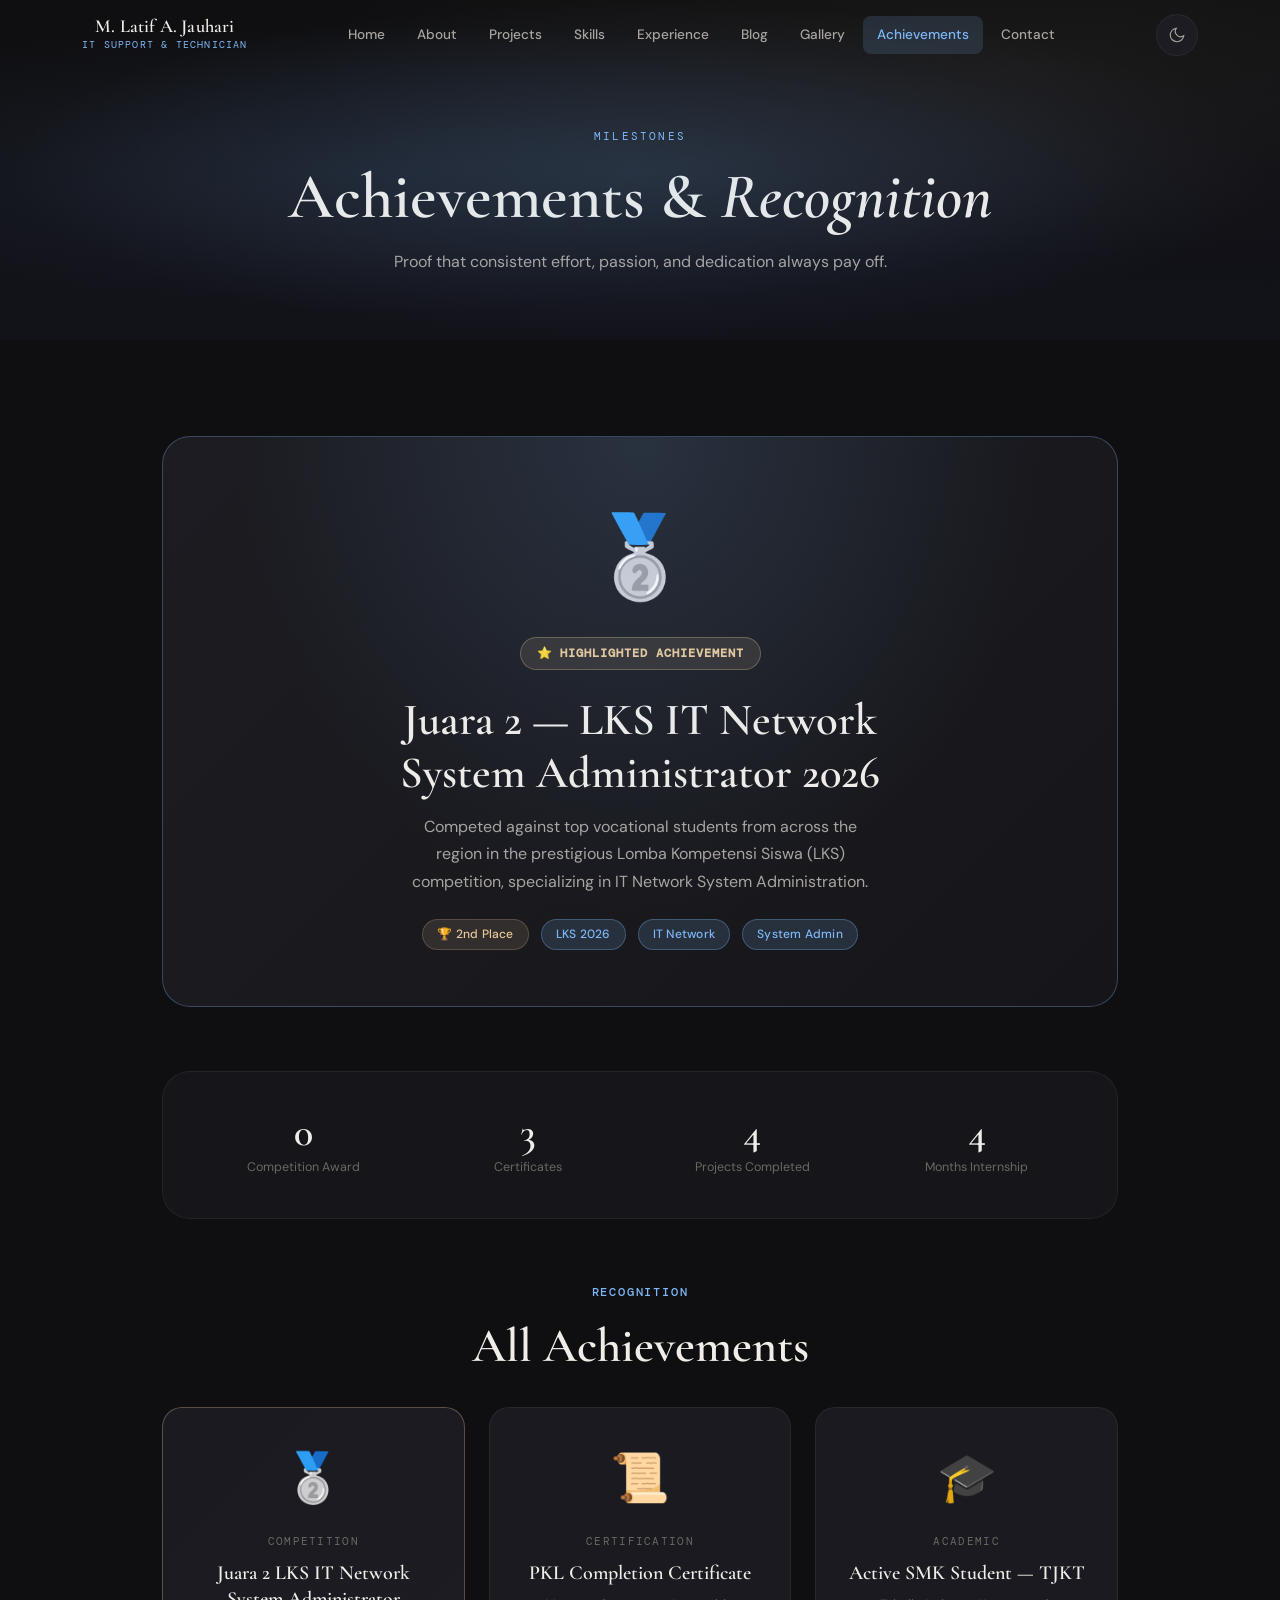
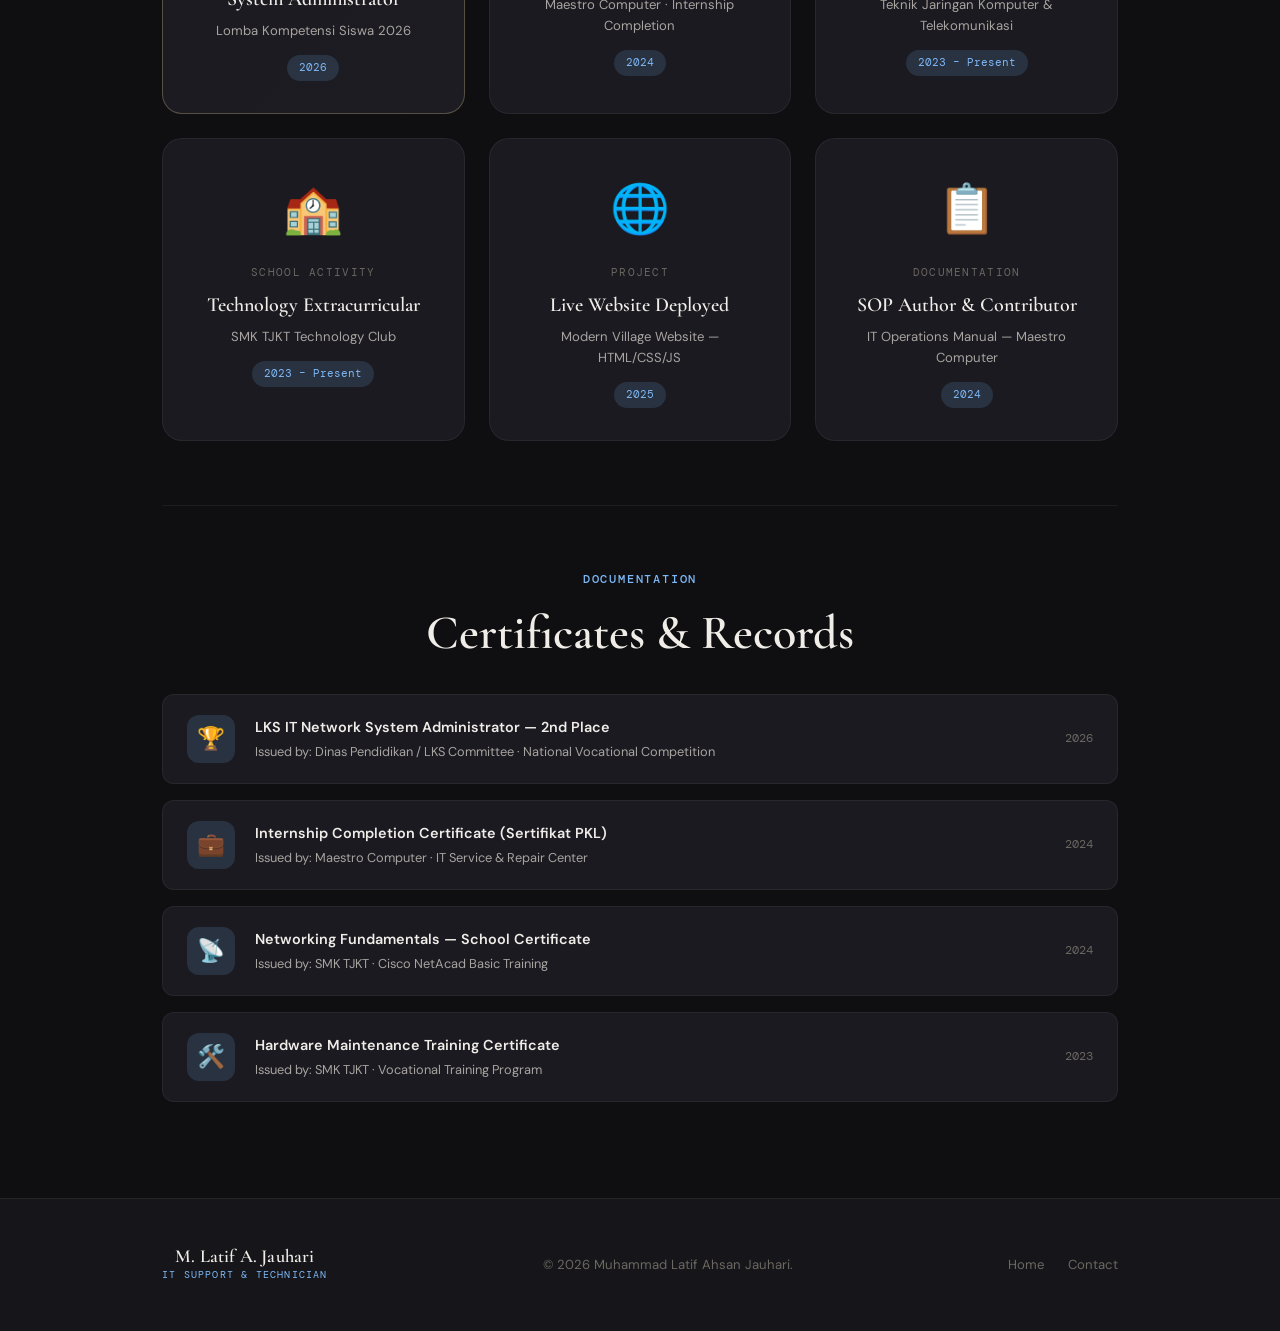
<file: achievement.html>
<!DOCTYPE html>
<html lang="id" data-theme="dark">
<head>
  <meta charset="UTF-8" />
  <meta name="viewport" content="width=device-width, initial-scale=1.0" />
  <title>Achievements — Muhammad Latif Ahsan Jauhari</title>
  <link rel="stylesheet" href="assets/css/style.css" />
  <link rel="stylesheet" href="assets/css/animations.css" />
  <link rel="stylesheet" href="assets/css/theme.css" />
  <link rel="stylesheet" href="assets/css/responsive.css" />
  <script src="assets/js/theme.js"></script>
  <style>
    /* Hero achievement card */
    .achievement-hero {
      background: linear-gradient(135deg, var(--bg-tertiary) 0%, var(--bg-secondary) 100%);
      border: 1px solid var(--border-accent);
      border-radius: var(--radius-xl);
      padding: 3.5rem;
      text-align: center;
      position: relative;
      overflow: hidden;
      margin-bottom: 4rem;
    }

    .achievement-hero::before {
      content: '';
      position: absolute;
      inset: 0;
      background: radial-gradient(ellipse at center top, var(--accent-blue-dim) 0%, transparent 60%);
      pointer-events: none;
    }

    .achievement-hero-icon {
      font-size: 5rem;
      margin-bottom: 1rem;
      display: block;
      animation: float 4s ease-in-out infinite;
    }

    .achievement-hero-badge {
      display: inline-flex;
      align-items: center;
      gap: 0.5rem;
      background: var(--accent-warm-dim);
      border: 1px solid rgba(232, 201, 154, 0.3);
      color: var(--accent-warm);
      padding: 0.375rem 1rem;
      border-radius: 100px;
      font-size: 0.75rem;
      font-weight: 600;
      letter-spacing: 0.08em;
      text-transform: uppercase;
      font-family: 'DM Mono', monospace;
      margin-bottom: 1.5rem;
    }

    .achievement-hero-title {
      font-family: 'Cormorant Garamond', serif;
      font-size: clamp(1.8rem, 4vw, 2.8rem);
      font-weight: 600;
      color: var(--text-primary);
      margin-bottom: 0.75rem;
      line-height: 1.2;
    }

    .achievement-hero-sub {
      font-size: 1rem;
      color: var(--text-secondary);
      max-width: 480px;
      margin: 0 auto 1.5rem;
      line-height: 1.7;
    }

    /* Achievement grid */
    .achievement-grid {
      display: grid;
      grid-template-columns: repeat(3, 1fr);
      gap: 1.5rem;
    }

    .achievement-card {
      background: var(--bg-card);
      border: 1px solid var(--border-subtle);
      border-radius: var(--radius-lg);
      padding: 2rem;
      text-align: center;
      transition: all var(--transition-smooth);
      position: relative;
      overflow: hidden;
    }

    .achievement-card::before {
      content: '';
      position: absolute;
      inset: 0;
      background: var(--gradient-card);
      opacity: 0;
      transition: opacity var(--transition-smooth);
    }

    .achievement-card:hover {
      border-color: var(--border-accent);
      transform: translateY(-6px);
      box-shadow: var(--shadow-md), 0 0 30px var(--accent-blue-glow);
    }

    .achievement-card:hover::before { opacity: 1; }

    .achievement-card.featured {
      border-color: rgba(232, 201, 154, 0.3);
      background: linear-gradient(135deg, var(--bg-card), var(--bg-tertiary));
    }

    .achievement-card.featured:hover {
      border-color: var(--accent-warm);
      box-shadow: var(--shadow-md), 0 0 30px rgba(232, 201, 154, 0.15);
    }

    .ac-icon {
      font-size: 3rem;
      margin-bottom: 1rem;
      display: block;
    }

    .ac-category {
      font-family: 'DM Mono', monospace;
      font-size: 0.68rem;
      letter-spacing: 0.12em;
      text-transform: uppercase;
      color: var(--text-muted);
      margin-bottom: 0.625rem;
    }

    .ac-title {
      font-family: 'Cormorant Garamond', serif;
      font-size: 1.25rem;
      font-weight: 600;
      color: var(--text-primary);
      margin-bottom: 0.5rem;
      line-height: 1.3;
    }

    .ac-org {
      font-size: 0.82rem;
      color: var(--text-secondary);
      margin-bottom: 0.75rem;
    }

    .ac-date {
      font-family: 'DM Mono', monospace;
      font-size: 0.7rem;
      color: var(--accent-blue);
      background: var(--accent-blue-dim);
      padding: 0.25rem 0.75rem;
      border-radius: 100px;
      display: inline-block;
    }

    /* Certificates section */
    .cert-list {
      display: flex;
      flex-direction: column;
      gap: 1rem;
      margin-top: 2rem;
    }

    .cert-item {
      display: flex;
      align-items: center;
      gap: 1.25rem;
      background: var(--bg-card);
      border: 1px solid var(--border-subtle);
      border-radius: var(--radius-md);
      padding: 1.25rem 1.5rem;
      transition: all var(--transition-smooth);
    }

    .cert-item:hover {
      border-color: var(--border-accent);
      transform: translateX(4px);
      box-shadow: var(--shadow-sm);
    }

    .cert-icon {
      width: 48px;
      height: 48px;
      background: var(--accent-blue-dim);
      border-radius: var(--radius-md);
      display: flex;
      align-items: center;
      justify-content: center;
      font-size: 1.4rem;
      flex-shrink: 0;
    }

    .cert-info { flex: 1; }

    .cert-title {
      font-size: 0.9rem;
      font-weight: 600;
      color: var(--text-primary);
      margin-bottom: 0.2rem;
    }

    .cert-issuer {
      font-size: 0.8rem;
      color: var(--text-secondary);
    }

    .cert-year {
      font-family: 'DM Mono', monospace;
      font-size: 0.72rem;
      color: var(--text-muted);
      white-space: nowrap;
    }

    /* Stats bar */
    .achievement-stats {
      display: grid;
      grid-template-columns: repeat(4, 1fr);
      gap: 1.5rem;
      margin: 4rem 0;
      padding: 2.5rem;
      background: var(--bg-secondary);
      border-radius: var(--radius-xl);
      border: 1px solid var(--border-subtle);
    }

    .ach-stat {
      text-align: center;
    }

    .ach-stat-num {
      font-family: 'Cormorant Garamond', serif;
      font-size: 2.5rem;
      font-weight: 600;
      color: var(--text-primary);
      line-height: 1;
      display: block;
      margin-bottom: 0.375rem;
    }

    .ach-stat-label {
      font-size: 0.78rem;
      color: var(--text-muted);
    }

    @media (max-width: 900px) {
      .achievement-grid { grid-template-columns: repeat(2, 1fr); }
      .achievement-stats { grid-template-columns: repeat(2, 1fr); }
    }

    @media (max-width: 540px) {
      .achievement-grid { grid-template-columns: 1fr; }
      .achievement-stats { grid-template-columns: repeat(2, 1fr); }
      .achievement-hero { padding: 2.5rem 1.5rem; }
    }
  </style>
</head>
<body>
  <div class="scroll-progress" id="scrollProgress"></div>

  <nav class="navbar" id="navbar">
    <div class="navbar-inner">
      <a href="index.html" class="navbar-logo">
        <span class="logo-name">M. Latif A. Jauhari</span>
        <span class="logo-title">IT Support & Technician</span>
      </a>
      <div class="navbar-menu">
        <a href="index.html" class="nav-link">Home</a>
        <a href="about.html" class="nav-link">About</a>
        <a href="projects.html" class="nav-link">Projects</a>
        <a href="skills.html" class="nav-link">Skills</a>
        <a href="experience.html" class="nav-link">Experience</a>
        <a href="blog.html" class="nav-link">Blog</a>
        <a href="gallery.html" class="nav-link">Gallery</a>
        <a href="achievements.html" class="nav-link active">Achievements</a>
        <a href="contact.html" class="nav-link">Contact</a>
      </div>
      <div class="navbar-actions">
        <button class="theme-toggle" aria-label="Toggle theme">
          <svg class="icon-moon" viewBox="0 0 24 24" fill="none" stroke="currentColor" stroke-width="1.5"><path d="M21 12.79A9 9 0 1 1 11.21 3 7 7 0 0 0 21 12.79z"/></svg>
          <svg class="icon-sun" viewBox="0 0 24 24" fill="none" stroke="currentColor" stroke-width="1.5"><circle cx="12" cy="12" r="5"/><line x1="12" y1="1" x2="12" y2="3"/><line x1="12" y1="21" x2="12" y2="23"/><line x1="4.22" y1="4.22" x2="5.64" y2="5.64"/><line x1="18.36" y1="18.36" x2="19.78" y2="19.78"/><line x1="1" y1="12" x2="3" y2="12"/><line x1="21" y1="12" x2="23" y2="12"/><line x1="4.22" y1="19.78" x2="5.64" y2="18.36"/><line x1="18.36" y1="5.64" x2="19.78" y2="4.22"/></svg>
        </button>
        <button class="hamburger" id="hamburger"><span></span><span></span><span></span></button>
      </div>
    </div>
  </nav>

  <div class="mobile-menu" id="mobileMenu">
    <a href="index.html" class="mobile-nav-link">Home</a>
    <a href="about.html" class="mobile-nav-link">About</a>
    <a href="projects.html" class="mobile-nav-link">Projects</a>
    <a href="skills.html" class="mobile-nav-link">Skills</a>
    <a href="experience.html" class="mobile-nav-link">Experience</a>
    <a href="blog.html" class="mobile-nav-link">Blog</a>
    <a href="gallery.html" class="mobile-nav-link">Gallery</a>
    <a href="achievements.html" class="mobile-nav-link active">Achievements</a>
    <a href="contact.html" class="mobile-nav-link">Contact</a>
  </div>

  <div class="page-header">
    <div class="container">
      <span class="page-header-eyebrow">Milestones</span>
      <h1 class="page-header-title">Achievements &amp; <em>Recognition</em></h1>
      <p class="page-header-subtitle">Proof that consistent effort, passion, and dedication always pay off.</p>
    </div>
  </div>

  <section class="section">
    <div class="container">

      <!-- Featured Achievement -->
      <div class="achievement-hero reveal">
        <span class="achievement-hero-icon">🥈</span>
        <div class="achievement-hero-badge">⭐ Highlighted Achievement</div>
        <h2 class="achievement-hero-title">Juara 2 — LKS IT Network<br />System Administrator 2026</h2>
        <p class="achievement-hero-sub">Competed against top vocational students from across the region in the prestigious Lomba Kompetensi Siswa (LKS) competition, specializing in IT Network System Administration.</p>
        <div style="display:flex;gap:0.75rem;justify-content:center;flex-wrap:wrap;">
          <span class="badge badge-warm">🏆 2nd Place</span>
          <span class="badge">LKS 2026</span>
          <span class="badge">IT Network</span>
          <span class="badge">System Admin</span>
        </div>
      </div>

      <!-- Stats -->
      <div class="achievement-stats reveal">
        <div class="ach-stat">
          <span class="ach-stat-num" data-count="1">0</span>
          <div class="ach-stat-label">Competition Award</div>
        </div>
        <div class="ach-stat">
          <span class="ach-stat-num" data-count="4">0</span>
          <div class="ach-stat-label">Certificates</div>
        </div>
        <div class="ach-stat">
          <span class="ach-stat-num" data-count="6">0</span>
          <div class="ach-stat-label">Projects Completed</div>
        </div>
        <div class="ach-stat">
          <span class="ach-stat-num" data-count="6">0</span>
          <div class="ach-stat-label">Months Internship</div>
        </div>
      </div>

      <!-- Achievement Cards -->
      <div class="section-header reveal" style="margin-bottom:2rem;">
        <span class="section-eyebrow">Recognition</span>
        <h2 class="section-title">All Achievements</h2>
      </div>

      <div class="achievement-grid stagger-children">

        <div class="achievement-card featured">
          <span class="ac-icon">🥈</span>
          <div class="ac-category">Competition</div>
          <div class="ac-title">Juara 2 LKS IT Network System Administrator</div>
          <div class="ac-org">Lomba Kompetensi Siswa 2026</div>
          <span class="ac-date">2026</span>
        </div>

        <div class="achievement-card">
          <span class="ac-icon">📜</span>
          <div class="ac-category">Certification</div>
          <div class="ac-title">PKL Completion Certificate</div>
          <div class="ac-org">Maestro Computer · Internship Completion</div>
          <span class="ac-date">2024</span>
        </div>

        <div class="achievement-card">
          <span class="ac-icon">🎓</span>
          <div class="ac-category">Academic</div>
          <div class="ac-title">Active SMK Student — TJKT</div>
          <div class="ac-org">Teknik Jaringan Komputer & Telekomunikasi</div>
          <span class="ac-date">2023 – Present</span>
        </div>

        <div class="achievement-card">
          <span class="ac-icon">🏫</span>
          <div class="ac-category">School Activity</div>
          <div class="ac-title">Technology Extracurricular</div>
          <div class="ac-org">SMK TJKT Technology Club</div>
          <span class="ac-date">2023 – Present</span>
        </div>

        <div class="achievement-card">
          <span class="ac-icon">🌐</span>
          <div class="ac-category">Project</div>
          <div class="ac-title">Live Website Deployed</div>
          <div class="ac-org">Modern Village Website — HTML/CSS/JS</div>
          <span class="ac-date">2025</span>
        </div>

        <div class="achievement-card">
          <span class="ac-icon">📋</span>
          <div class="ac-category">Documentation</div>
          <div class="ac-title">SOP Author & Contributor</div>
          <div class="ac-org">IT Operations Manual — Maestro Computer</div>
          <span class="ac-date">2024</span>
        </div>

      </div>

      <!-- Certificates -->
      <div class="divider" style="margin:4rem 0;"></div>

      <div class="section-header reveal" style="margin-bottom:2rem;">
        <span class="section-eyebrow">Documentation</span>
        <h2 class="section-title">Certificates &amp; Records</h2>
      </div>

      <div class="cert-list stagger-children">
        <div class="cert-item">
          <div class="cert-icon">🏆</div>
          <div class="cert-info">
            <div class="cert-title">LKS IT Network System Administrator — 2nd Place</div>
            <div class="cert-issuer">Issued by: Dinas Pendidikan / LKS Committee · National Vocational Competition</div>
          </div>
          <div class="cert-year">2026</div>
        </div>

        <div class="cert-item">
          <div class="cert-icon">💼</div>
          <div class="cert-info">
            <div class="cert-title">Internship Completion Certificate (Sertifikat PKL)</div>
            <div class="cert-issuer">Issued by: Maestro Computer · IT Service & Repair Center</div>
          </div>
          <div class="cert-year">2024</div>
        </div>

        <div class="cert-item">
          <div class="cert-icon">📡</div>
          <div class="cert-info">
            <div class="cert-title">Networking Fundamentals — School Certificate</div>
            <div class="cert-issuer">Issued by: SMK TJKT · Cisco NetAcad Basic Training</div>
          </div>
          <div class="cert-year">2024</div>
        </div>

        <div class="cert-item">
          <div class="cert-icon">🛠️</div>
          <div class="cert-info">
            <div class="cert-title">Hardware Maintenance Training Certificate</div>
            <div class="cert-issuer">Issued by: SMK TJKT · Vocational Training Program</div>
          </div>
          <div class="cert-year">2023</div>
        </div>
      </div>

    </div>
  </section>

  <footer class="footer">
    <div class="container">
      <div class="footer-inner">
        <div class="navbar-logo">
          <span class="logo-name">M. Latif A. Jauhari</span>
          <span class="logo-title">IT Support & Technician</span>
        </div>
        <p class="footer-copy">© 2026 Muhammad Latif Ahsan Jauhari.</p>
        <div class="footer-links">
          <a href="index.html">Home</a>
          <a href="contact.html">Contact</a>
        </div>
      </div>
    </div>
  </footer>

  <button class="back-to-top" id="backToTop" aria-label="Back to top">
    <svg viewBox="0 0 24 24" fill="none" stroke="currentColor" stroke-width="2"><path d="M18 15l-6-6-6 6"/></svg>
  </button>

  <script src="assets/js/navbar.js"></script>
  <script src="assets/js/main.js"></script>
  <script src="assets/js/theme.js"></script>
</body>
</html>
</file>
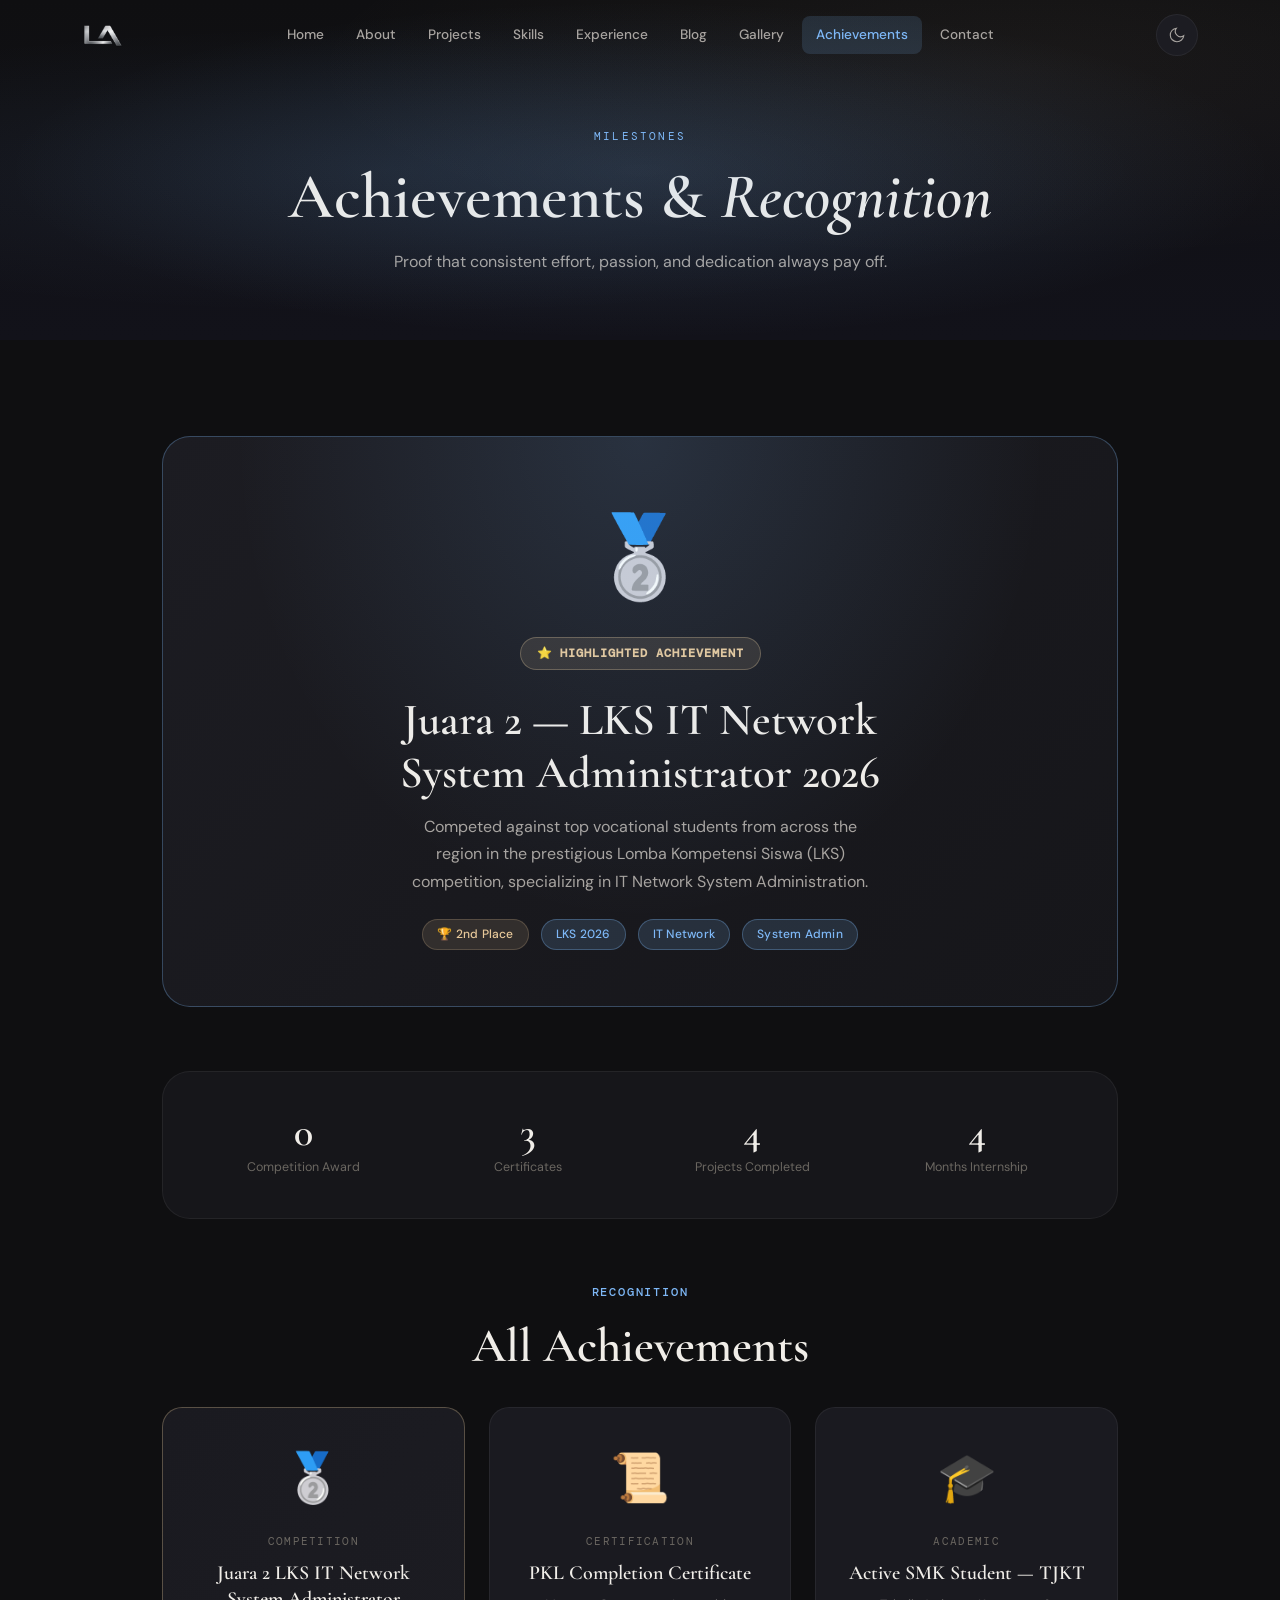
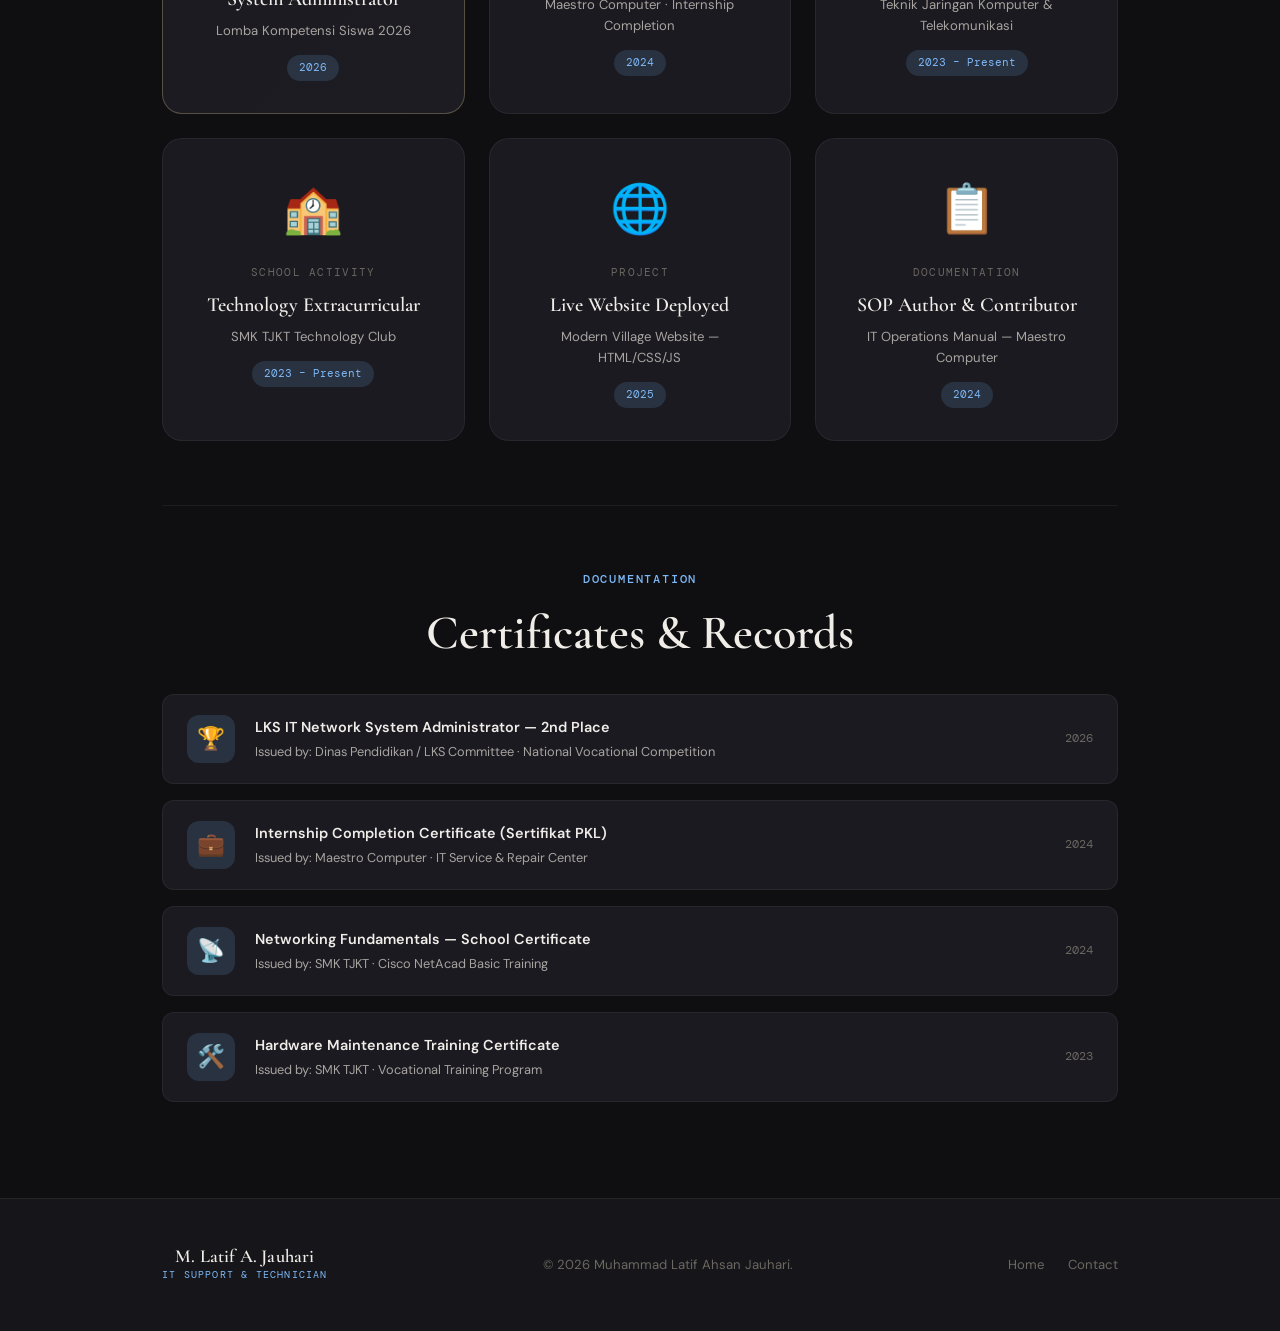
<file: achievements.html>
<!DOCTYPE html>
<html lang="id" data-theme="dark">
<head>
  <meta charset="UTF-8" />
  <meta name="viewport" content="width=device-width, initial-scale=1.0" />
  <title>Achievements — Muhammad Latif Ahsan Jauhari</title>
  <link rel="stylesheet" href="assets/css/style.css" />
  <link rel="stylesheet" href="assets/css/animations.css" />
  <link rel="stylesheet" href="assets/css/theme.css" />
  <link rel="stylesheet" href="assets/css/responsive.css" />
  <style>
    /* Hero achievement card */
    .achievement-hero {
      background: linear-gradient(135deg, var(--bg-tertiary) 0%, var(--bg-secondary) 100%);
      border: 1px solid var(--border-accent);
      border-radius: var(--radius-xl);
      padding: 3.5rem;
      text-align: center;
      position: relative;
      overflow: hidden;
      margin-bottom: 4rem;
    }

    .achievement-hero::before {
      content: '';
      position: absolute;
      inset: 0;
      background: radial-gradient(ellipse at center top, var(--accent-blue-dim) 0%, transparent 60%);
      pointer-events: none;
    }

    .achievement-hero-icon {
      font-size: 5rem;
      margin-bottom: 1rem;
      display: block;
      animation: float 4s ease-in-out infinite;
    }

    .achievement-hero-badge {
      display: inline-flex;
      align-items: center;
      gap: 0.5rem;
      background: var(--accent-warm-dim);
      border: 1px solid rgba(232, 201, 154, 0.3);
      color: var(--accent-warm);
      padding: 0.375rem 1rem;
      border-radius: 100px;
      font-size: 0.75rem;
      font-weight: 600;
      letter-spacing: 0.08em;
      text-transform: uppercase;
      font-family: 'DM Mono', monospace;
      margin-bottom: 1.5rem;
    }

    .achievement-hero-title {
      font-family: 'Cormorant Garamond', serif;
      font-size: clamp(1.8rem, 4vw, 2.8rem);
      font-weight: 600;
      color: var(--text-primary);
      margin-bottom: 0.75rem;
      line-height: 1.2;
    }

    .achievement-hero-sub {
      font-size: 1rem;
      color: var(--text-secondary);
      max-width: 480px;
      margin: 0 auto 1.5rem;
      line-height: 1.7;
    }

    /* Achievement grid */
    .achievement-grid {
      display: grid;
      grid-template-columns: repeat(3, 1fr);
      gap: 1.5rem;
    }

    .achievement-card {
      background: var(--bg-card);
      border: 1px solid var(--border-subtle);
      border-radius: var(--radius-lg);
      padding: 2rem;
      text-align: center;
      transition: all var(--transition-smooth);
      position: relative;
      overflow: hidden;
    }

    .achievement-card::before {
      content: '';
      position: absolute;
      inset: 0;
      background: var(--gradient-card);
      opacity: 0;
      transition: opacity var(--transition-smooth);
    }

    .achievement-card:hover {
      border-color: var(--border-accent);
      transform: translateY(-6px);
      box-shadow: var(--shadow-md), 0 0 30px var(--accent-blue-glow);
    }

    .achievement-card:hover::before { opacity: 1; }

    .achievement-card.featured {
      border-color: rgba(232, 201, 154, 0.3);
      background: linear-gradient(135deg, var(--bg-card), var(--bg-tertiary));
    }

    .achievement-card.featured:hover {
      border-color: var(--accent-warm);
      box-shadow: var(--shadow-md), 0 0 30px rgba(232, 201, 154, 0.15);
    }

    .ac-icon {
      font-size: 3rem;
      margin-bottom: 1rem;
      display: block;
    }

    .ac-category {
      font-family: 'DM Mono', monospace;
      font-size: 0.68rem;
      letter-spacing: 0.12em;
      text-transform: uppercase;
      color: var(--text-muted);
      margin-bottom: 0.625rem;
    }

    .ac-title {
      font-family: 'Cormorant Garamond', serif;
      font-size: 1.25rem;
      font-weight: 600;
      color: var(--text-primary);
      margin-bottom: 0.5rem;
      line-height: 1.3;
    }

    .ac-org {
      font-size: 0.82rem;
      color: var(--text-secondary);
      margin-bottom: 0.75rem;
    }

    .ac-date {
      font-family: 'DM Mono', monospace;
      font-size: 0.7rem;
      color: var(--accent-blue);
      background: var(--accent-blue-dim);
      padding: 0.25rem 0.75rem;
      border-radius: 100px;
      display: inline-block;
    }

    /* Certificates section */
    .cert-list {
      display: flex;
      flex-direction: column;
      gap: 1rem;
      margin-top: 2rem;
    }

    .cert-item {
      display: flex;
      align-items: center;
      gap: 1.25rem;
      background: var(--bg-card);
      border: 1px solid var(--border-subtle);
      border-radius: var(--radius-md);
      padding: 1.25rem 1.5rem;
      transition: all var(--transition-smooth);
    }

    .cert-item:hover {
      border-color: var(--border-accent);
      transform: translateX(4px);
      box-shadow: var(--shadow-sm);
    }

    .cert-icon {
      width: 48px;
      height: 48px;
      background: var(--accent-blue-dim);
      border-radius: var(--radius-md);
      display: flex;
      align-items: center;
      justify-content: center;
      font-size: 1.4rem;
      flex-shrink: 0;
    }

    .cert-info { flex: 1; }

    .cert-title {
      font-size: 0.9rem;
      font-weight: 600;
      color: var(--text-primary);
      margin-bottom: 0.2rem;
    }

    .cert-issuer {
      font-size: 0.8rem;
      color: var(--text-secondary);
    }

    .cert-year {
      font-family: 'DM Mono', monospace;
      font-size: 0.72rem;
      color: var(--text-muted);
      white-space: nowrap;
    }

    /* Stats bar */
    .achievement-stats {
      display: grid;
      grid-template-columns: repeat(4, 1fr);
      gap: 1.5rem;
      margin: 4rem 0;
      padding: 2.5rem;
      background: var(--bg-secondary);
      border-radius: var(--radius-xl);
      border: 1px solid var(--border-subtle);
    }

    .ach-stat {
      text-align: center;
    }

    .ach-stat-num {
      font-family: 'Cormorant Garamond', serif;
      font-size: 2.5rem;
      font-weight: 600;
      color: var(--text-primary);
      line-height: 1;
      display: block;
      margin-bottom: 0.375rem;
    }

    .ach-stat-label {
      font-size: 0.78rem;
      color: var(--text-muted);
    }

    @media (max-width: 900px) {
      .achievement-grid { grid-template-columns: repeat(2, 1fr); }
      .achievement-stats { grid-template-columns: repeat(2, 1fr); }
    }

    @media (max-width: 540px) {
      .achievement-grid { grid-template-columns: 1fr; }
      .achievement-stats { grid-template-columns: repeat(2, 1fr); }
      .achievement-hero { padding: 2.5rem 1.5rem; }
    }
  </style>
</head>
<body>
  <div class="scroll-progress" id="scrollProgress"></div>

  <nav class="navbar" id="navbar">
    <div class="navbar-inner">
      <a href="index.html" class="navbar-logo">
        <img src="assets/img/logo.png" alt="LA Logo" class="navbar-logo-img">
      </a>
      <div class="navbar-menu">
        <a href="index.html" class="nav-link">Home</a>
        <a href="about.html" class="nav-link">About</a>
        <a href="projects.html" class="nav-link">Projects</a>
        <a href="skills.html" class="nav-link">Skills</a>
        <a href="experience.html" class="nav-link">Experience</a>
        <a href="blog.html" class="nav-link">Blog</a>
        <a href="gallery.html" class="nav-link">Gallery</a>
        <a href="achievements.html" class="nav-link active">Achievements</a>
        <a href="contact.html" class="nav-link">Contact</a>
      </div>
      <div class="navbar-actions">
        <button class="theme-toggle" aria-label="Toggle theme">
          <svg class="icon-moon" viewBox="0 0 24 24" fill="none" stroke="currentColor" stroke-width="1.5"><path d="M21 12.79A9 9 0 1 1 11.21 3 7 7 0 0 0 21 12.79z"/></svg>
          <svg class="icon-sun" viewBox="0 0 24 24" fill="none" stroke="currentColor" stroke-width="1.5"><circle cx="12" cy="12" r="5"/><line x1="12" y1="1" x2="12" y2="3"/><line x1="12" y1="21" x2="12" y2="23"/><line x1="4.22" y1="4.22" x2="5.64" y2="5.64"/><line x1="18.36" y1="18.36" x2="19.78" y2="19.78"/><line x1="1" y1="12" x2="3" y2="12"/><line x1="21" y1="12" x2="23" y2="12"/><line x1="4.22" y1="19.78" x2="5.64" y2="18.36"/><line x1="18.36" y1="5.64" x2="19.78" y2="4.22"/></svg>
        </button>
        <button class="hamburger" id="hamburger"><span></span><span></span><span></span></button>
      </div>
    </div>
  </nav>

  <div class="mobile-menu" id="mobileMenu">
    <a href="index.html" class="mobile-nav-link">Home</a>
    <a href="about.html" class="mobile-nav-link">About</a>
    <a href="projects.html" class="mobile-nav-link">Projects</a>
    <a href="skills.html" class="mobile-nav-link">Skills</a>
    <a href="experience.html" class="mobile-nav-link">Experience</a>
    <a href="blog.html" class="mobile-nav-link">Blog</a>
    <a href="gallery.html" class="mobile-nav-link">Gallery</a>
    <a href="achievements.html" class="mobile-nav-link active">Achievements</a>
    <a href="contact.html" class="mobile-nav-link">Contact</a>
  </div>

  <div class="page-header">
    <div class="container">
      <span class="page-header-eyebrow">Milestones</span>
      <h1 class="page-header-title">Achievements &amp; <em>Recognition</em></h1>
      <p class="page-header-subtitle">Proof that consistent effort, passion, and dedication always pay off.</p>
    </div>
  </div>

  <section class="section">
    <div class="container">

      <!-- Featured Achievement -->
      <div class="achievement-hero reveal">
        <span class="achievement-hero-icon">🥈</span>
        <div class="achievement-hero-badge">⭐ Highlighted Achievement</div>
        <h2 class="achievement-hero-title">Juara 2 — LKS IT Network<br />System Administrator 2026</h2>
        <p class="achievement-hero-sub">Competed against top vocational students from across the region in the prestigious Lomba Kompetensi Siswa (LKS) competition, specializing in IT Network System Administration.</p>
        <div style="display:flex;gap:0.75rem;justify-content:center;flex-wrap:wrap;">
          <span class="badge badge-warm">🏆 2nd Place</span>
          <span class="badge">LKS 2026</span>
          <span class="badge">IT Network</span>
          <span class="badge">System Admin</span>
        </div>
      </div>

      <!-- Stats -->
      <div class="achievement-stats reveal">
        <div class="ach-stat">
          <span class="ach-stat-num" data-count="1">0</span>
          <div class="ach-stat-label">Competition Award</div>
        </div>
        <div class="ach-stat">
          <span class="ach-stat-num" data-count="4">0</span>
          <div class="ach-stat-label">Certificates</div>
        </div>
        <div class="ach-stat">
          <span class="ach-stat-num" data-count="6">0</span>
          <div class="ach-stat-label">Projects Completed</div>
        </div>
        <div class="ach-stat">
          <span class="ach-stat-num" data-count="6">0</span>
          <div class="ach-stat-label">Months Internship</div>
        </div>
      </div>

      <!-- Achievement Cards -->
      <div class="section-header reveal" style="margin-bottom:2rem;">
        <span class="section-eyebrow">Recognition</span>
        <h2 class="section-title">All Achievements</h2>
      </div>

      <div class="achievement-grid stagger-children">

        <div class="achievement-card featured">
          <span class="ac-icon">🥈</span>
          <div class="ac-category">Competition</div>
          <div class="ac-title">Juara 2 LKS IT Network System Administrator</div>
          <div class="ac-org">Lomba Kompetensi Siswa 2026</div>
          <span class="ac-date">2026</span>
        </div>

        <div class="achievement-card">
          <span class="ac-icon">📜</span>
          <div class="ac-category">Certification</div>
          <div class="ac-title">PKL Completion Certificate</div>
          <div class="ac-org">Maestro Computer · Internship Completion</div>
          <span class="ac-date">2024</span>
        </div>

        <div class="achievement-card">
          <span class="ac-icon">🎓</span>
          <div class="ac-category">Academic</div>
          <div class="ac-title">Active SMK Student — TJKT</div>
          <div class="ac-org">Teknik Jaringan Komputer & Telekomunikasi</div>
          <span class="ac-date">2023 – Present</span>
        </div>

        <div class="achievement-card">
          <span class="ac-icon">🏫</span>
          <div class="ac-category">School Activity</div>
          <div class="ac-title">Technology Extracurricular</div>
          <div class="ac-org">SMK TJKT Technology Club</div>
          <span class="ac-date">2023 – Present</span>
        </div>

        <div class="achievement-card">
          <span class="ac-icon">🌐</span>
          <div class="ac-category">Project</div>
          <div class="ac-title">Live Website Deployed</div>
          <div class="ac-org">Modern Village Website — HTML/CSS/JS</div>
          <span class="ac-date">2025</span>
        </div>

        <div class="achievement-card">
          <span class="ac-icon">📋</span>
          <div class="ac-category">Documentation</div>
          <div class="ac-title">SOP Author & Contributor</div>
          <div class="ac-org">IT Operations Manual — Maestro Computer</div>
          <span class="ac-date">2024</span>
        </div>

      </div>

      <!-- Certificates -->
      <div class="divider" style="margin:4rem 0;"></div>

      <div class="section-header reveal" style="margin-bottom:2rem;">
        <span class="section-eyebrow">Documentation</span>
        <h2 class="section-title">Certificates &amp; Records</h2>
      </div>

      <div class="cert-list stagger-children">
        <div class="cert-item">
          <div class="cert-icon">🏆</div>
          <div class="cert-info">
            <div class="cert-title">LKS IT Network System Administrator — 2nd Place</div>
            <div class="cert-issuer">Issued by: Dinas Pendidikan / LKS Committee · National Vocational Competition</div>
          </div>
          <div class="cert-year">2026</div>
        </div>

        <div class="cert-item">
          <div class="cert-icon">💼</div>
          <div class="cert-info">
            <div class="cert-title">Internship Completion Certificate (Sertifikat PKL)</div>
            <div class="cert-issuer">Issued by: Maestro Computer · IT Service & Repair Center</div>
          </div>
          <div class="cert-year">2024</div>
        </div>

        <div class="cert-item">
          <div class="cert-icon">📡</div>
          <div class="cert-info">
            <div class="cert-title">Networking Fundamentals — School Certificate</div>
            <div class="cert-issuer">Issued by: SMK TJKT · Cisco NetAcad Basic Training</div>
          </div>
          <div class="cert-year">2024</div>
        </div>

        <div class="cert-item">
          <div class="cert-icon">🛠️</div>
          <div class="cert-info">
            <div class="cert-title">Hardware Maintenance Training Certificate</div>
            <div class="cert-issuer">Issued by: SMK TJKT · Vocational Training Program</div>
          </div>
          <div class="cert-year">2023</div>
        </div>
      </div>

    </div>
  </section>

  <footer class="footer">
    <div class="container">
      <div class="footer-inner">
        <div class="navbar-logo">
          <span class="logo-name">M. Latif A. Jauhari</span>
          <span class="logo-title">IT Support & Technician</span>
        </div>
        <p class="footer-copy">© 2026 Muhammad Latif Ahsan Jauhari.</p>
        <div class="footer-links">
          <a href="index.html">Home</a>
          <a href="contact.html">Contact</a>
        </div>
      </div>
    </div>
  </footer>

  <button class="back-to-top" id="backToTop" aria-label="Back to top">
    <svg viewBox="0 0 24 24" fill="none" stroke="currentColor" stroke-width="2"><path d="M18 15l-6-6-6 6"/></svg>
  </button>

  <script src="assets/js/navbar.js"></script>
  <script src="assets/js/main.js"></script>
  <script src="assets/js/theme.js"></script>
</body>
</html>
</file>
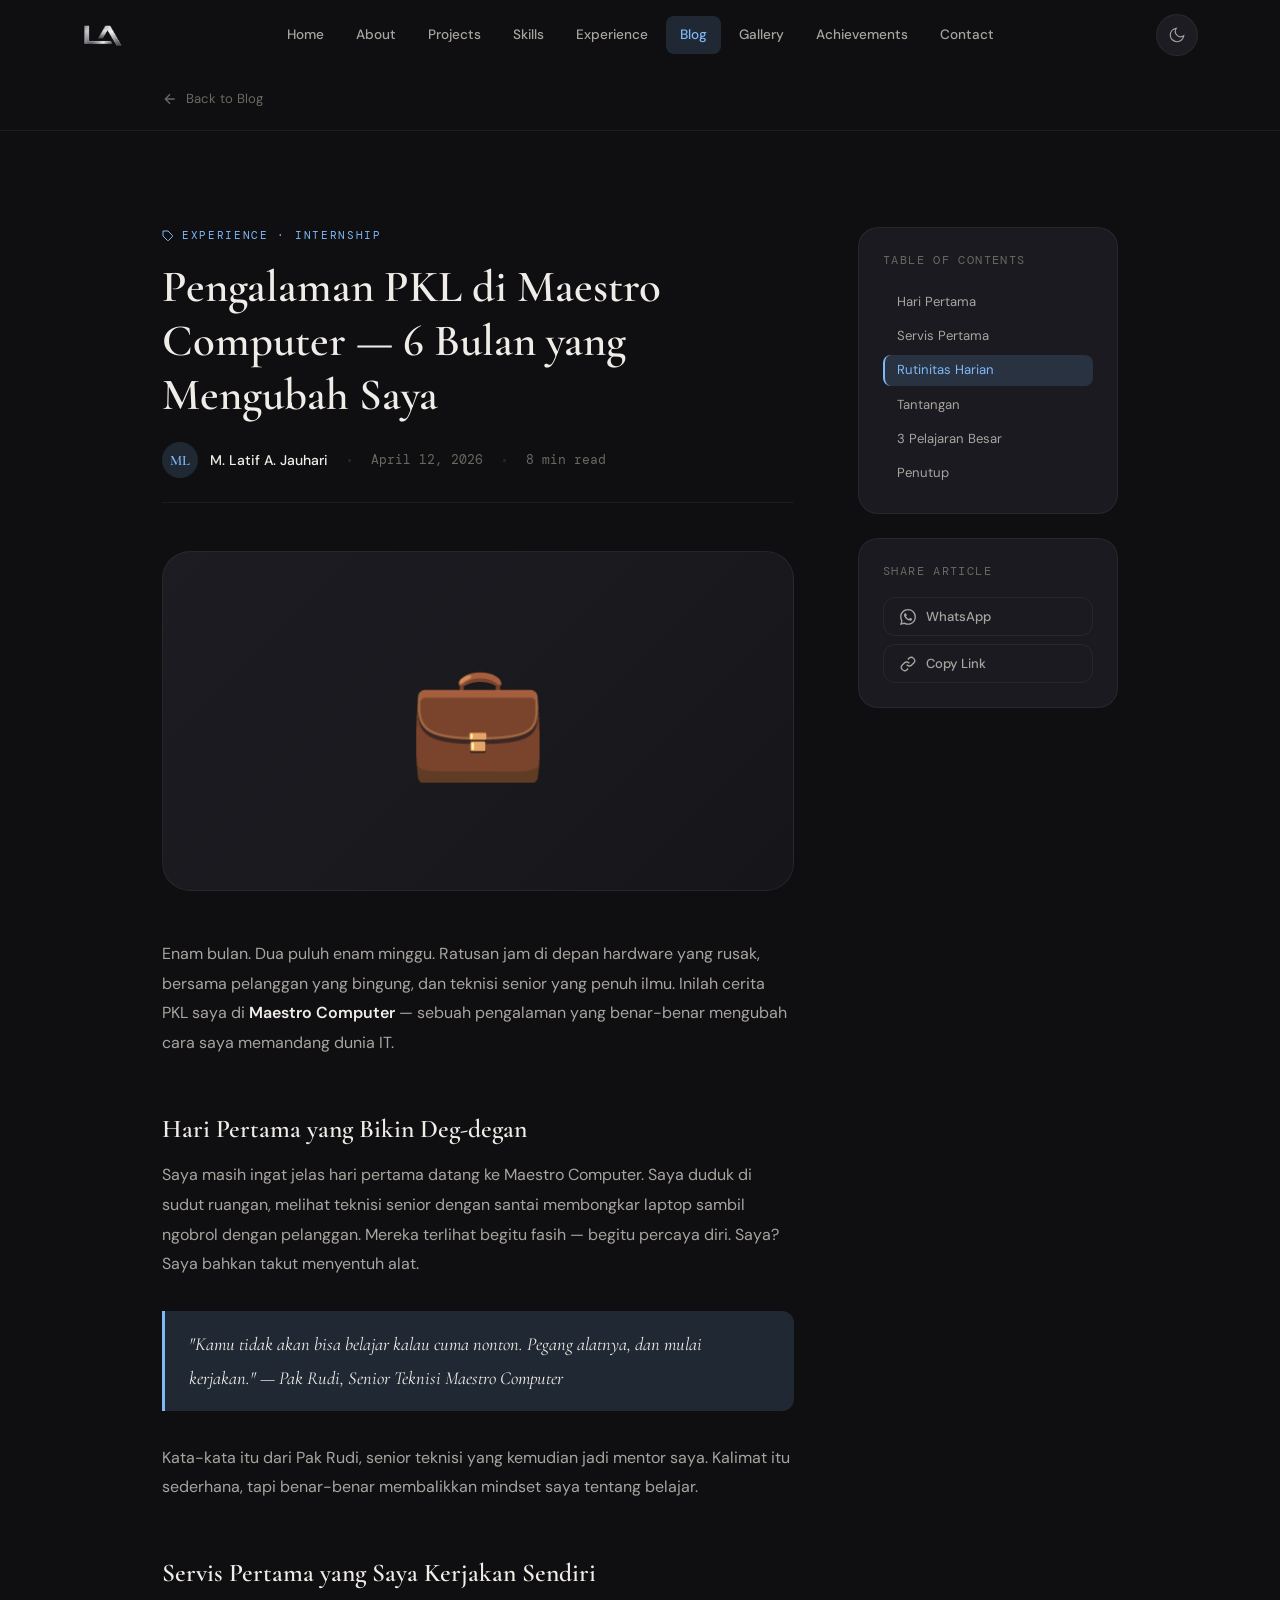
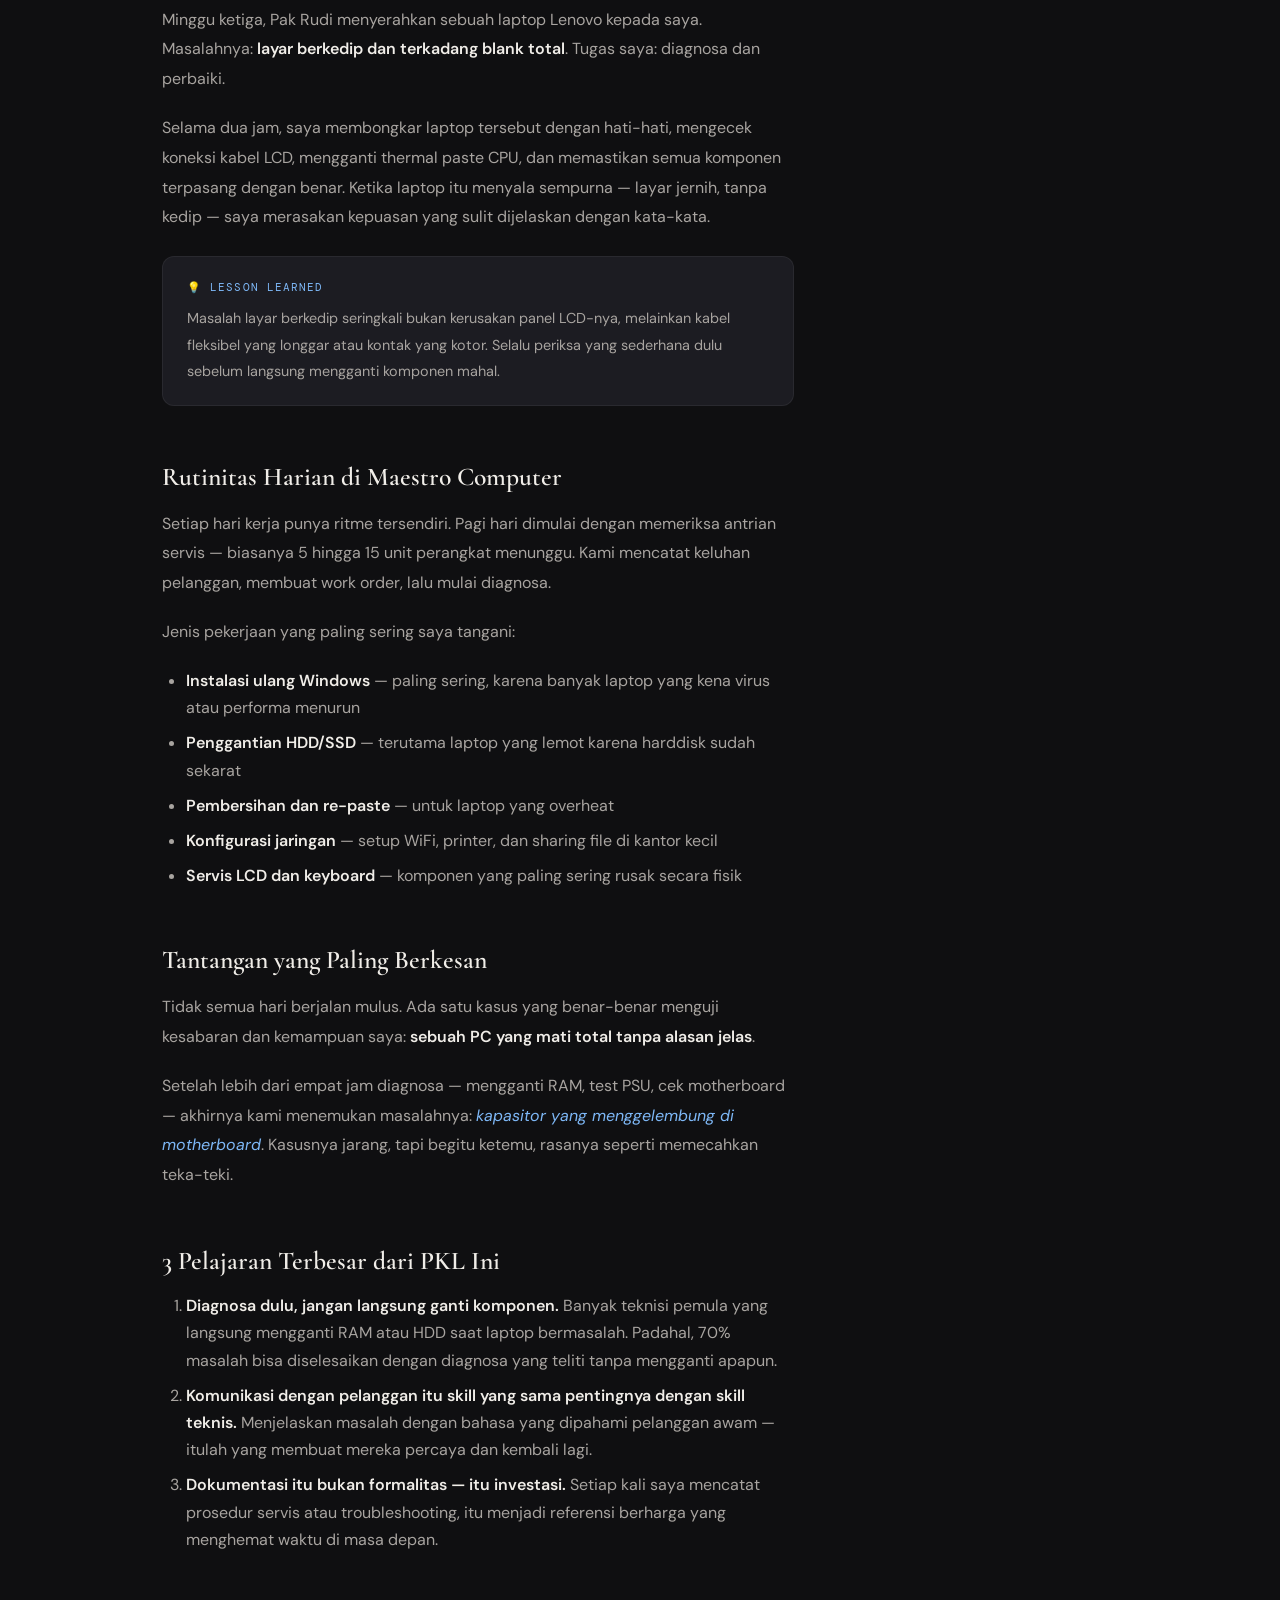
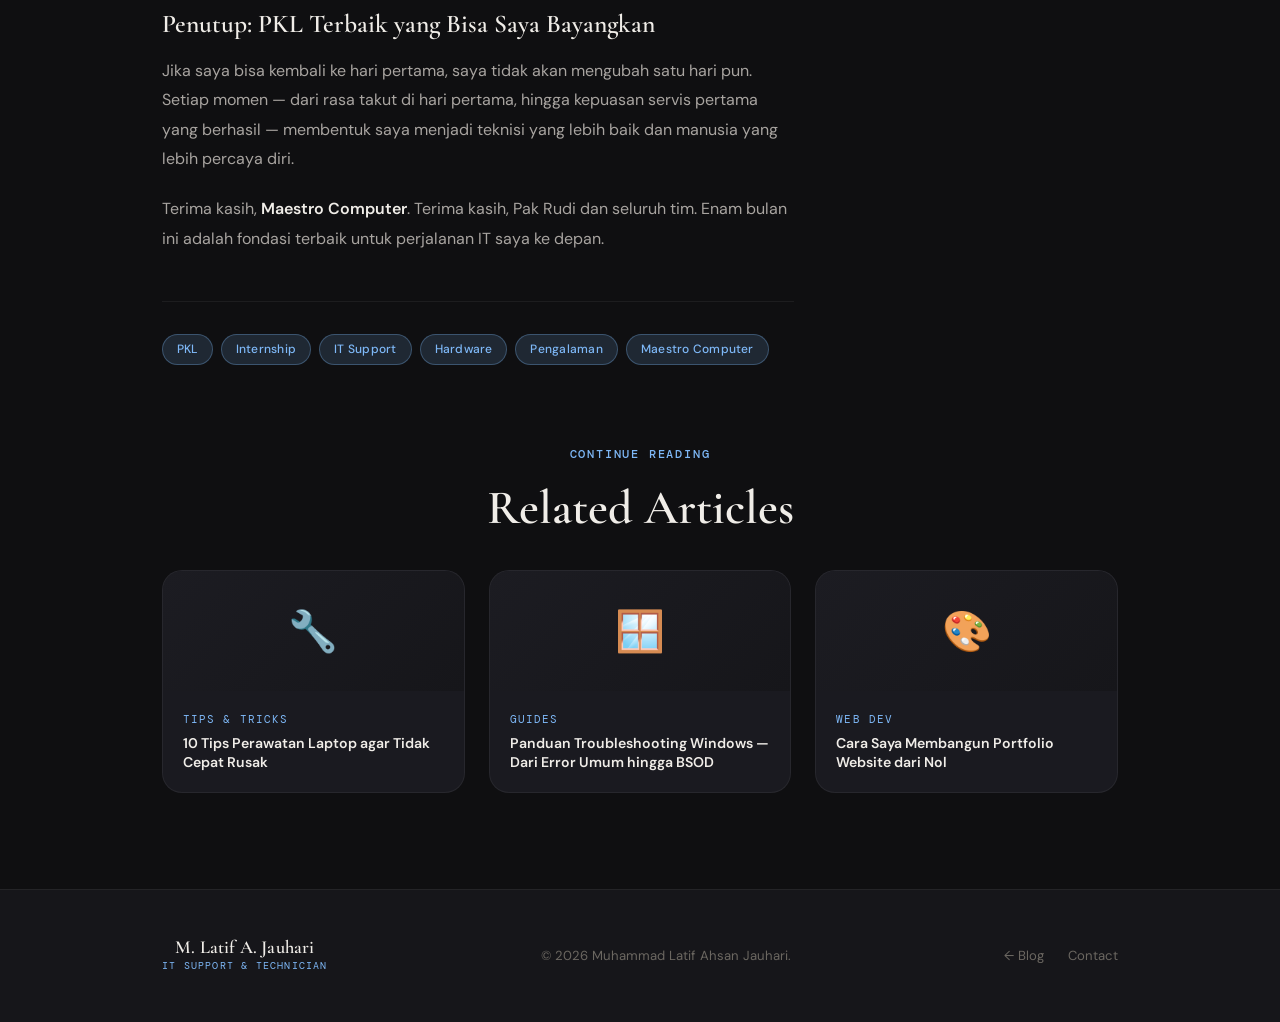
<file: blog-detail.html>
<!DOCTYPE html>
<html lang="id" data-theme="dark">
<head>
  <meta charset="UTF-8" />
  <meta name="viewport" content="width=device-width, initial-scale=1.0" />
  <title>PKL di Maestro Computer — Blog · M. Latif A. Jauhari</title>
  <link rel="stylesheet" href="assets/css/style.css" />
  <link rel="stylesheet" href="assets/css/animations.css" />
  <link rel="stylesheet" href="assets/css/theme.css" />
  <link rel="stylesheet" href="assets/css/responsive.css" />
  <style>
    /* Reading progress */
    .reading-progress {
      position: fixed;
      top: 70px;
      left: 0;
      height: 2px;
      background: var(--accent-warm);
      z-index: 999;
      width: 0%;
      transition: width 0.1s linear;
      box-shadow: 0 0 8px rgba(232,201,154,0.4);
    }

    /* Article layout */
    .article-layout {
      display: grid;
      grid-template-columns: 1fr 260px;
      gap: 4rem;
      align-items: start;
    }

    /* Article header */
    .article-header {
      margin-bottom: 3rem;
    }

    .article-category {
      font-family: 'DM Mono', monospace;
      font-size: 0.7rem;
      letter-spacing: 0.15em;
      text-transform: uppercase;
      color: var(--accent-blue);
      margin-bottom: 1rem;
      display: flex;
      align-items: center;
      gap: 0.5rem;
    }

    .article-title {
      font-family: 'Cormorant Garamond', serif;
      font-size: clamp(1.8rem, 4vw, 2.8rem);
      font-weight: 600;
      color: var(--text-primary);
      line-height: 1.2;
      margin-bottom: 1.25rem;
    }

    .article-meta {
      display: flex;
      align-items: center;
      gap: 1.25rem;
      flex-wrap: wrap;
      padding-bottom: 1.5rem;
      border-bottom: 1px solid var(--border-subtle);
    }

    .article-author {
      display: flex;
      align-items: center;
      gap: 0.75rem;
    }

    .author-avatar {
      width: 36px;
      height: 36px;
      background: var(--accent-blue-dim);
      border-radius: 50%;
      display: flex;
      align-items: center;
      justify-content: center;
      font-family: 'Cormorant Garamond', serif;
      font-size: 0.9rem;
      font-weight: 600;
      color: var(--accent-blue);
    }

    .author-name {
      font-size: 0.875rem;
      font-weight: 500;
      color: var(--text-primary);
    }

    .article-date, .article-read-time {
      font-size: 0.8rem;
      color: var(--text-muted);
      font-family: 'DM Mono', monospace;
    }

    .meta-sep { width: 3px; height: 3px; background: var(--border-medium); border-radius: 50%; }

    /* Hero image area */
    .article-hero {
      height: 340px;
      background: linear-gradient(135deg, var(--bg-tertiary), var(--bg-secondary));
      border-radius: var(--radius-xl);
      display: flex;
      align-items: center;
      justify-content: center;
      font-size: 7rem;
      margin-bottom: 3rem;
      border: 1px solid var(--border-subtle);
    }

    /* Article body typography */
    .article-body {
      font-size: 1rem;
      line-height: 1.85;
      color: var(--text-secondary);
    }

    .article-body h2 {
      font-family: 'Cormorant Garamond', serif;
      font-size: 1.6rem;
      font-weight: 600;
      color: var(--text-primary);
      margin: 2.5rem 0 1rem;
      padding-top: 1rem;
    }

    .article-body h3 {
      font-size: 1.1rem;
      font-weight: 600;
      color: var(--text-primary);
      margin: 2rem 0 0.75rem;
    }

    .article-body p {
      margin-bottom: 1.25rem;
      color: var(--text-secondary);
    }

    .article-body strong {
      color: var(--text-primary);
      font-weight: 600;
    }

    .article-body em {
      color: var(--accent-blue);
      font-style: italic;
    }

    .article-body ul, .article-body ol {
      padding-left: 1.5rem;
      margin-bottom: 1.25rem;
    }

    .article-body ul { list-style: disc; }
    .article-body ol { list-style: decimal; }

    .article-body li {
      margin-bottom: 0.5rem;
      color: var(--text-secondary);
      line-height: 1.7;
    }

    .article-body blockquote {
      border-left: 3px solid var(--accent-blue);
      padding: 1rem 1.5rem;
      margin: 2rem 0;
      background: var(--accent-blue-dim);
      border-radius: 0 var(--radius-md) var(--radius-md) 0;
      font-family: 'Cormorant Garamond', serif;
      font-size: 1.15rem;
      font-style: italic;
      color: var(--text-primary);
    }

    .article-body .callout {
      background: var(--bg-tertiary);
      border: 1px solid var(--border-subtle);
      border-radius: var(--radius-md);
      padding: 1.25rem 1.5rem;
      margin: 1.5rem 0;
      font-size: 0.9rem;
    }

    .article-body .callout-label {
      font-family: 'DM Mono', monospace;
      font-size: 0.68rem;
      letter-spacing: 0.1em;
      text-transform: uppercase;
      color: var(--accent-blue);
      margin-bottom: 0.5rem;
    }

    /* Tags */
    .article-tags {
      display: flex;
      flex-wrap: wrap;
      gap: 0.5rem;
      margin-top: 3rem;
      padding-top: 2rem;
      border-top: 1px solid var(--border-subtle);
    }

    /* TOC Sidebar */
    .toc-sidebar {
      position: sticky;
      top: 6rem;
    }

    .toc-card {
      background: var(--bg-card);
      border: 1px solid var(--border-subtle);
      border-radius: var(--radius-lg);
      padding: 1.5rem;
      margin-bottom: 1.5rem;
    }

    .toc-title {
      font-size: 0.72rem;
      text-transform: uppercase;
      letter-spacing: 0.12em;
      color: var(--text-muted);
      font-family: 'DM Mono', monospace;
      margin-bottom: 1rem;
    }

    .toc-list {
      display: flex;
      flex-direction: column;
      gap: 0.25rem;
    }

    .toc-link {
      font-size: 0.82rem;
      color: var(--text-secondary);
      padding: 0.375rem 0.75rem;
      border-radius: var(--radius-sm);
      border-left: 2px solid transparent;
      transition: all var(--transition-fast);
      display: block;
      line-height: 1.4;
    }

    .toc-link:hover,
    .toc-link.active {
      color: var(--accent-blue);
      border-left-color: var(--accent-blue);
      background: var(--accent-blue-dim);
    }

    /* Share card */
    .share-card {
      background: var(--bg-card);
      border: 1px solid var(--border-subtle);
      border-radius: var(--radius-lg);
      padding: 1.5rem;
    }

    .share-btns {
      display: flex;
      flex-direction: column;
      gap: 0.5rem;
      margin-top: 1rem;
    }

    .share-btn {
      display: flex;
      align-items: center;
      gap: 0.625rem;
      padding: 0.625rem 1rem;
      border-radius: var(--radius-md);
      font-size: 0.82rem;
      font-weight: 500;
      color: var(--text-secondary);
      border: 1px solid var(--border-subtle);
      background: transparent;
      cursor: pointer;
      transition: all var(--transition-fast);
    }

    .share-btn:hover {
      background: var(--accent-blue-dim);
      color: var(--accent-blue);
      border-color: var(--border-accent);
    }

    /* Related posts */
    .related-grid {
      display: grid;
      grid-template-columns: repeat(3, 1fr);
      gap: 1.5rem;
      margin-top: 2rem;
    }

    .related-card {
      background: var(--bg-card);
      border: 1px solid var(--border-subtle);
      border-radius: var(--radius-lg);
      overflow: hidden;
      transition: all var(--transition-smooth);
      display: block;
      text-decoration: none;
    }

    .related-card:hover {
      border-color: var(--border-accent);
      transform: translateY(-4px);
      box-shadow: var(--shadow-md);
    }

    .related-thumb {
      height: 120px;
      background: linear-gradient(135deg, var(--bg-tertiary), var(--bg-secondary));
      display: flex;
      align-items: center;
      justify-content: center;
      font-size: 2.5rem;
    }

    .related-body { padding: 1.25rem; }

    .related-cat {
      font-size: 0.68rem;
      text-transform: uppercase;
      letter-spacing: 0.1em;
      color: var(--accent-blue);
      font-family: 'DM Mono', monospace;
      margin-bottom: 0.375rem;
    }

    .related-title {
      font-size: 0.88rem;
      font-weight: 600;
      color: var(--text-primary);
      line-height: 1.35;
    }

    @media (max-width: 1024px) {
      .article-layout { grid-template-columns: 1fr; }
      .toc-sidebar { position: static; }
      .related-grid { grid-template-columns: repeat(2, 1fr); }
    }

    @media (max-width: 640px) {
      .related-grid { grid-template-columns: 1fr; }
      .article-hero { height: 220px; font-size: 5rem; }
    }
  </style>
</head>
<body>
  <!-- Reading progress bar -->
  <div class="reading-progress" id="readingProgress"></div>
  <div class="scroll-progress" id="scrollProgress"></div>

  <nav class="navbar" id="navbar">
    <div class="navbar-inner">
      <a href="index.html" class="navbar-logo">
        <img src="assets/img/logo.png" alt="LA Logo" class="navbar-logo-img">
      </a>
      <div class="navbar-menu">
        <a href="index.html" class="nav-link">Home</a>
        <a href="about.html" class="nav-link">About</a>
        <a href="projects.html" class="nav-link">Projects</a>
        <a href="skills.html" class="nav-link">Skills</a>
        <a href="experience.html" class="nav-link">Experience</a>
        <a href="blog.html" class="nav-link active">Blog</a>
        <a href="gallery.html" class="nav-link">Gallery</a>
        <a href="achievements.html" class="nav-link">Achievements</a>
        <a href="contact.html" class="nav-link">Contact</a>
      </div>
      <div class="navbar-actions">
        <button class="theme-toggle" aria-label="Toggle theme">
          <svg class="icon-moon" viewBox="0 0 24 24" fill="none" stroke="currentColor" stroke-width="1.5"><path d="M21 12.79A9 9 0 1 1 11.21 3 7 7 0 0 0 21 12.79z"/></svg>
          <svg class="icon-sun" viewBox="0 0 24 24" fill="none" stroke="currentColor" stroke-width="1.5"><circle cx="12" cy="12" r="5"/><line x1="12" y1="1" x2="12" y2="3"/><line x1="12" y1="21" x2="12" y2="23"/><line x1="4.22" y1="4.22" x2="5.64" y2="5.64"/><line x1="18.36" y1="18.36" x2="19.78" y2="19.78"/><line x1="1" y1="12" x2="3" y2="12"/><line x1="21" y1="12" x2="23" y2="12"/><line x1="4.22" y1="19.78" x2="5.64" y2="18.36"/><line x1="18.36" y1="5.64" x2="19.78" y2="4.22"/></svg>
        </button>
        <button class="hamburger" id="hamburger"><span></span><span></span><span></span></button>
      </div>
    </div>
  </nav>

  <div class="mobile-menu" id="mobileMenu">
    <a href="index.html" class="mobile-nav-link">Home</a>
    <a href="about.html" class="mobile-nav-link">About</a>
    <a href="projects.html" class="mobile-nav-link">Projects</a>
    <a href="skills.html" class="mobile-nav-link">Skills</a>
    <a href="experience.html" class="mobile-nav-link">Experience</a>
    <a href="blog.html" class="mobile-nav-link active">Blog</a>
    <a href="gallery.html" class="mobile-nav-link">Gallery</a>
    <a href="achievements.html" class="mobile-nav-link">Achievements</a>
    <a href="contact.html" class="mobile-nav-link">Contact</a>
  </div>

  <!-- Back to blog breadcrumb -->
  <div style="padding-top:5.5rem;padding-bottom:1rem;border-bottom:1px solid var(--border-subtle);margin-bottom:0;">
    <div class="container">
      <a href="blog.html" style="display:inline-flex;align-items:center;gap:0.5rem;font-size:0.82rem;color:var(--text-muted);transition:color var(--transition-fast);"
         onmouseover="this.style.color='var(--accent-blue)'" onmouseout="this.style.color='var(--text-muted)'">
        <svg width="16" height="16" viewBox="0 0 24 24" fill="none" stroke="currentColor" stroke-width="2"><path d="M19 12H5M12 19l-7-7 7-7"/></svg>
        Back to Blog
      </a>
    </div>
  </div>

  <section class="section">
    <div class="container">
      <div class="article-layout">

        <!-- ARTICLE MAIN -->
        <article>
          <!-- Header -->
          <div class="article-header">
            <div class="article-category">
              <svg width="12" height="12" viewBox="0 0 24 24" fill="none" stroke="currentColor" stroke-width="2"><path d="M20.59 13.41l-7.17 7.17a2 2 0 0 1-2.83 0L2 12V2h10l8.59 8.59a2 2 0 0 1 0 2.82z"/><line x1="7" y1="7" x2="7.01" y2="7"/></svg>
              Experience · Internship
            </div>
            <h1 class="article-title">Pengalaman PKL di Maestro Computer — 6 Bulan yang Mengubah Saya</h1>
            <div class="article-meta">
              <div class="article-author">
                <div class="author-avatar">ML</div>
                <div>
                  <div class="author-name">M. Latif A. Jauhari</div>
                </div>
              </div>
              <div class="meta-sep"></div>
              <span class="article-date">April 12, 2026</span>
              <div class="meta-sep"></div>
              <span class="article-read-time">8 min read</span>
            </div>
          </div>

          <!-- Hero -->
          <div class="article-hero">💼</div>

          <!-- Body -->
          <div class="article-body" id="articleBody">

            <p>Enam bulan. Dua puluh enam minggu. Ratusan jam di depan hardware yang rusak, bersama pelanggan yang bingung, dan teknisi senior yang penuh ilmu. Inilah cerita PKL saya di <strong>Maestro Computer</strong> — sebuah pengalaman yang benar-benar mengubah cara saya memandang dunia IT.</p>

            <h2 id="awal">Hari Pertama yang Bikin Deg-degan</h2>

            <p>Saya masih ingat jelas hari pertama datang ke Maestro Computer. Saya duduk di sudut ruangan, melihat teknisi senior dengan santai membongkar laptop sambil ngobrol dengan pelanggan. Mereka terlihat begitu fasih — begitu percaya diri. Saya? Saya bahkan takut menyentuh alat.</p>

            <blockquote>
              "Kamu tidak akan bisa belajar kalau cuma nonton. Pegang alatnya, dan mulai kerjakan." — Pak Rudi, Senior Teknisi Maestro Computer
            </blockquote>

            <p>Kata-kata itu dari Pak Rudi, senior teknisi yang kemudian jadi mentor saya. Kalimat itu sederhana, tapi benar-benar membalikkan mindset saya tentang belajar.</p>

            <h2 id="pertama">Servis Pertama yang Saya Kerjakan Sendiri</h2>

            <p>Minggu ketiga, Pak Rudi menyerahkan sebuah laptop Lenovo kepada saya. Masalahnya: <strong>layar berkedip dan terkadang blank total</strong>. Tugas saya: diagnosa dan perbaiki.</p>

            <p>Selama dua jam, saya membongkar laptop tersebut dengan hati-hati, mengecek koneksi kabel LCD, mengganti thermal paste CPU, dan memastikan semua komponen terpasang dengan benar. Ketika laptop itu menyala sempurna — layar jernih, tanpa kedip — saya merasakan kepuasan yang sulit dijelaskan dengan kata-kata.</p>

            <div class="callout">
              <div class="callout-label">💡 Lesson Learned</div>
              Masalah layar berkedip seringkali bukan kerusakan panel LCD-nya, melainkan kabel fleksibel yang longgar atau kontak yang kotor. Selalu periksa yang sederhana dulu sebelum langsung mengganti komponen mahal.
            </div>

            <h2 id="sehari-hari">Rutinitas Harian di Maestro Computer</h2>

            <p>Setiap hari kerja punya ritme tersendiri. Pagi hari dimulai dengan memeriksa antrian servis — biasanya 5 hingga 15 unit perangkat menunggu. Kami mencatat keluhan pelanggan, membuat work order, lalu mulai diagnosa.</p>

            <p>Jenis pekerjaan yang paling sering saya tangani:</p>

            <ul>
              <li><strong>Instalasi ulang Windows</strong> — paling sering, karena banyak laptop yang kena virus atau performa menurun</li>
              <li><strong>Penggantian HDD/SSD</strong> — terutama laptop yang lemot karena harddisk sudah sekarat</li>
              <li><strong>Pembersihan dan re-paste</strong> — untuk laptop yang overheat</li>
              <li><strong>Konfigurasi jaringan</strong> — setup WiFi, printer, dan sharing file di kantor kecil</li>
              <li><strong>Servis LCD dan keyboard</strong> — komponen yang paling sering rusak secara fisik</li>
            </ul>

            <h2 id="tantangan">Tantangan yang Paling Berkesan</h2>

            <p>Tidak semua hari berjalan mulus. Ada satu kasus yang benar-benar menguji kesabaran dan kemampuan saya: <strong>sebuah PC yang mati total tanpa alasan jelas</strong>.</p>

            <p>Setelah lebih dari empat jam diagnosa — mengganti RAM, test PSU, cek motherboard — akhirnya kami menemukan masalahnya: <em>kapasitor yang menggelembung di motherboard</em>. Kasusnya jarang, tapi begitu ketemu, rasanya seperti memecahkan teka-teki.</p>

            <h2 id="pelajaran">3 Pelajaran Terbesar dari PKL Ini</h2>

            <ol>
              <li><strong>Diagnosa dulu, jangan langsung ganti komponen.</strong> Banyak teknisi pemula yang langsung mengganti RAM atau HDD saat laptop bermasalah. Padahal, 70% masalah bisa diselesaikan dengan diagnosa yang teliti tanpa mengganti apapun.</li>
              <li><strong>Komunikasi dengan pelanggan itu skill yang sama pentingnya dengan skill teknis.</strong> Menjelaskan masalah dengan bahasa yang dipahami pelanggan awam — itulah yang membuat mereka percaya dan kembali lagi.</li>
              <li><strong>Dokumentasi itu bukan formalitas — itu investasi.</strong> Setiap kali saya mencatat prosedur servis atau troubleshooting, itu menjadi referensi berharga yang menghemat waktu di masa depan.</li>
            </ol>

            <h2 id="penutup">Penutup: PKL Terbaik yang Bisa Saya Bayangkan</h2>

            <p>Jika saya bisa kembali ke hari pertama, saya tidak akan mengubah satu hari pun. Setiap momen — dari rasa takut di hari pertama, hingga kepuasan servis pertama yang berhasil — membentuk saya menjadi teknisi yang lebih baik dan manusia yang lebih percaya diri.</p>

            <p>Terima kasih, <strong>Maestro Computer</strong>. Terima kasih, Pak Rudi dan seluruh tim. Enam bulan ini adalah fondasi terbaik untuk perjalanan IT saya ke depan.</p>

          </div>

          <!-- Tags -->
          <div class="article-tags">
            <span class="badge">PKL</span>
            <span class="badge">Internship</span>
            <span class="badge">IT Support</span>
            <span class="badge">Hardware</span>
            <span class="badge">Pengalaman</span>
            <span class="badge">Maestro Computer</span>
          </div>
        </article>

        <!-- SIDEBAR -->
        <aside class="toc-sidebar">
          <!-- TOC -->
          <div class="toc-card">
            <div class="toc-title">Table of Contents</div>
            <div class="toc-list">
              <a href="#awal" class="toc-link active">Hari Pertama</a>
              <a href="#pertama" class="toc-link">Servis Pertama</a>
              <a href="#sehari-hari" class="toc-link">Rutinitas Harian</a>
              <a href="#tantangan" class="toc-link">Tantangan</a>
              <a href="#pelajaran" class="toc-link">3 Pelajaran Besar</a>
              <a href="#penutup" class="toc-link">Penutup</a>
            </div>
          </div>

          <!-- Share -->
          <div class="share-card">
            <div class="toc-title">Share Article</div>
            <div class="share-btns">
              <button class="share-btn" onclick="shareArticle('whatsapp')">
                <svg width="16" height="16" viewBox="0 0 24 24" fill="currentColor"><path d="M17.472 14.382c-.297-.149-1.758-.867-2.03-.967-.273-.099-.471-.148-.67.15-.197.297-.767.966-.94 1.164-.173.199-.347.223-.644.075-.297-.15-1.255-.463-2.39-1.475-.883-.788-1.48-1.761-1.653-2.059-.173-.297-.018-.458.13-.606.134-.133.298-.347.446-.52.149-.174.198-.298.298-.497.099-.198.05-.371-.025-.52-.075-.149-.669-1.612-.916-2.207-.242-.579-.487-.5-.669-.51-.173-.008-.371-.01-.57-.01-.198 0-.52.074-.792.372-.272.297-1.04 1.016-1.04 2.479 0 1.462 1.065 2.875 1.213 3.074.149.198 2.096 3.2 5.077 4.487.709.306 1.262.489 1.694.625.712.227 1.36.195 1.871.118.571-.085 1.758-.719 2.006-1.413.248-.694.248-1.289.173-1.413-.074-.124-.272-.198-.57-.347m-5.421 7.403h-.004a9.87 9.87 0 01-5.031-1.378l-.361-.214-3.741.982.998-3.648-.235-.374a9.86 9.86 0 01-1.51-5.26c.001-5.45 4.436-9.884 9.888-9.884 2.64 0 5.122 1.03 6.988 2.898a9.825 9.825 0 012.893 6.994c-.003 5.45-4.437 9.884-9.885 9.884m8.413-18.297A11.815 11.815 0 0012.05 0C5.495 0 .16 5.335.157 11.892c0 2.096.547 4.142 1.588 5.945L.057 24l6.305-1.654a11.882 11.882 0 005.683 1.448h.005c6.554 0 11.89-5.335 11.893-11.893a11.821 11.821 0 00-3.48-8.413z"/></svg>
                WhatsApp
              </button>
              <button class="share-btn" onclick="copyLink()">
                <svg width="16" height="16" viewBox="0 0 24 24" fill="none" stroke="currentColor" stroke-width="2"><path d="M10 13a5 5 0 0 0 7.54.54l3-3a5 5 0 0 0-7.07-7.07l-1.72 1.71"/><path d="M14 11a5 5 0 0 0-7.54-.54l-3 3a5 5 0 0 0 7.07 7.07l1.71-1.71"/></svg>
                Copy Link
              </button>
            </div>
          </div>
        </aside>

      </div>

      <!-- Related Posts -->
      <div style="margin-top:5rem;">
        <div class="section-header reveal" style="margin-bottom:2rem;">
          <span class="section-eyebrow">Continue Reading</span>
          <h2 class="section-title">Related Articles</h2>
        </div>
        <div class="related-grid stagger-children">
          <a href="blog-detail.html" class="related-card">
            <div class="related-thumb">🔧</div>
            <div class="related-body">
              <div class="related-cat">Tips & Tricks</div>
              <div class="related-title">10 Tips Perawatan Laptop agar Tidak Cepat Rusak</div>
            </div>
          </a>
          <a href="blog-detail.html" class="related-card">
            <div class="related-thumb">🪟</div>
            <div class="related-body">
              <div class="related-cat">Guides</div>
              <div class="related-title">Panduan Troubleshooting Windows — Dari Error Umum hingga BSOD</div>
            </div>
          </a>
          <a href="blog-detail.html" class="related-card">
            <div class="related-thumb">🎨</div>
            <div class="related-body">
              <div class="related-cat">Web Dev</div>
              <div class="related-title">Cara Saya Membangun Portfolio Website dari Nol</div>
            </div>
          </a>
        </div>
      </div>

    </div>
  </section>

  <footer class="footer">
    <div class="container">
      <div class="footer-inner">
        <div class="navbar-logo">
          <span class="logo-name">M. Latif A. Jauhari</span>
          <span class="logo-title">IT Support & Technician</span>
        </div>
        <p class="footer-copy">© 2026 Muhammad Latif Ahsan Jauhari.</p>
        <div class="footer-links">
          <a href="blog.html">← Blog</a>
          <a href="contact.html">Contact</a>
        </div>
      </div>
    </div>
  </footer>

  <button class="back-to-top" id="backToTop" aria-label="Back to top">
    <svg viewBox="0 0 24 24" fill="none" stroke="currentColor" stroke-width="2"><path d="M18 15l-6-6-6 6"/></svg>
  </button>

  <script>
    function shareArticle(platform) {
      const url = window.location.href;
      const text = 'Pengalaman PKL di Maestro Computer oleh M. Latif A. Jauhari';
      if (platform === 'whatsapp') {
        window.open(`https://wa.me/?text=${encodeURIComponent(text + ' ' + url)}`, '_blank');
      }
    }
    function copyLink() {
      navigator.clipboard.writeText(window.location.href).then(() => {
        alert('Link copied to clipboard!');
      });
    }

    // Reading progress
    document.addEventListener('DOMContentLoaded', () => {
      const bar = document.getElementById('readingProgress');
      const article = document.getElementById('articleBody');
      if (bar && article) {
        window.addEventListener('scroll', () => {
          const top = article.getBoundingClientRect().top + window.scrollY;
          const h = article.offsetHeight;
          const scrolled = window.scrollY - top;
          const pct = Math.max(0, Math.min(100, (scrolled / h) * 100));
          bar.style.width = pct + '%';
        }, { passive: true });
      }

      // TOC active on scroll
      const headings = document.querySelectorAll('.article-body h2[id]');
      const tocLinks = document.querySelectorAll('.toc-link');
      const observer = new IntersectionObserver((entries) => {
        entries.forEach(e => {
          if (e.isIntersecting) {
            const id = e.target.id;
            tocLinks.forEach(l => {
              l.classList.toggle('active', l.getAttribute('href') === '#' + id);
            });
          }
        });
      }, { rootMargin: '-20% 0px -70% 0px' });
      headings.forEach(h => observer.observe(h));
    });
  </script>

  <script src="assets/js/navbar.js"></script>
  <script src="assets/js/main.js"></script>
  <script src="assets/js/theme.js"></script>
</body>
</html>
</file>
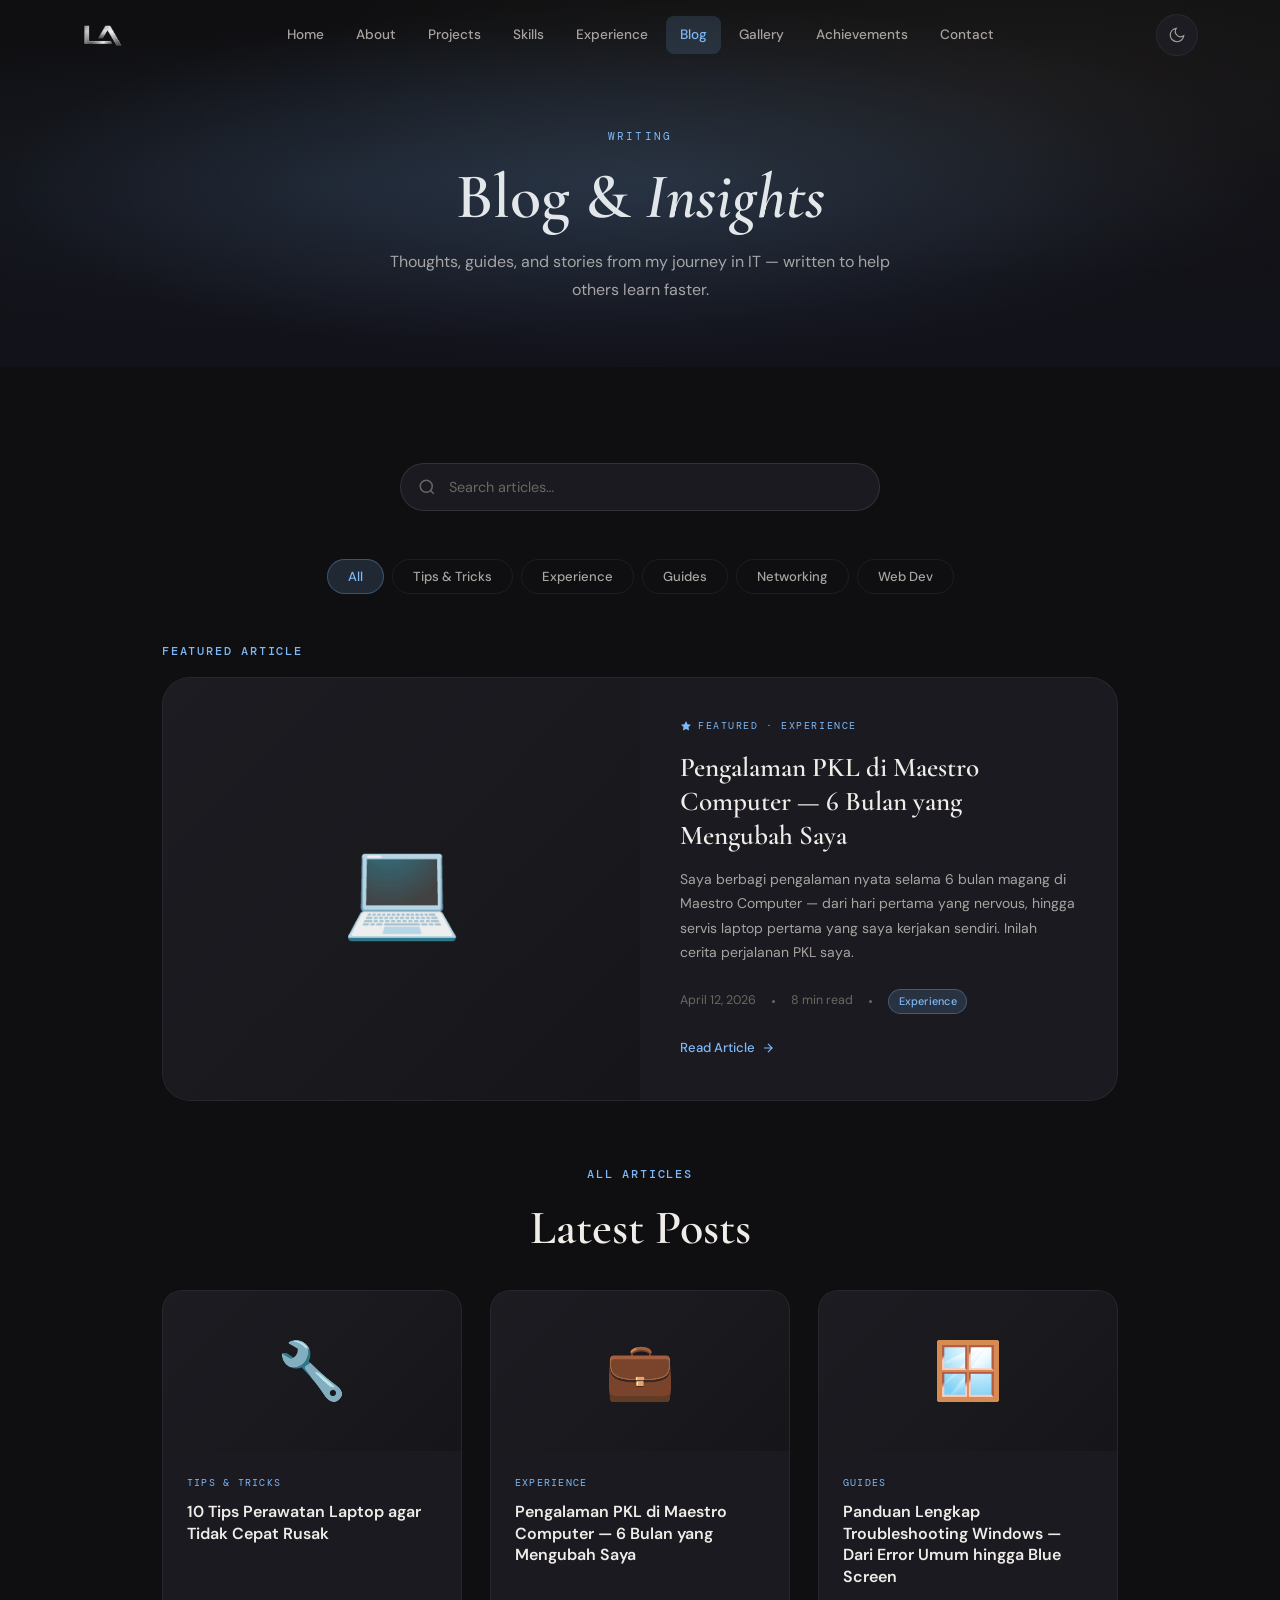
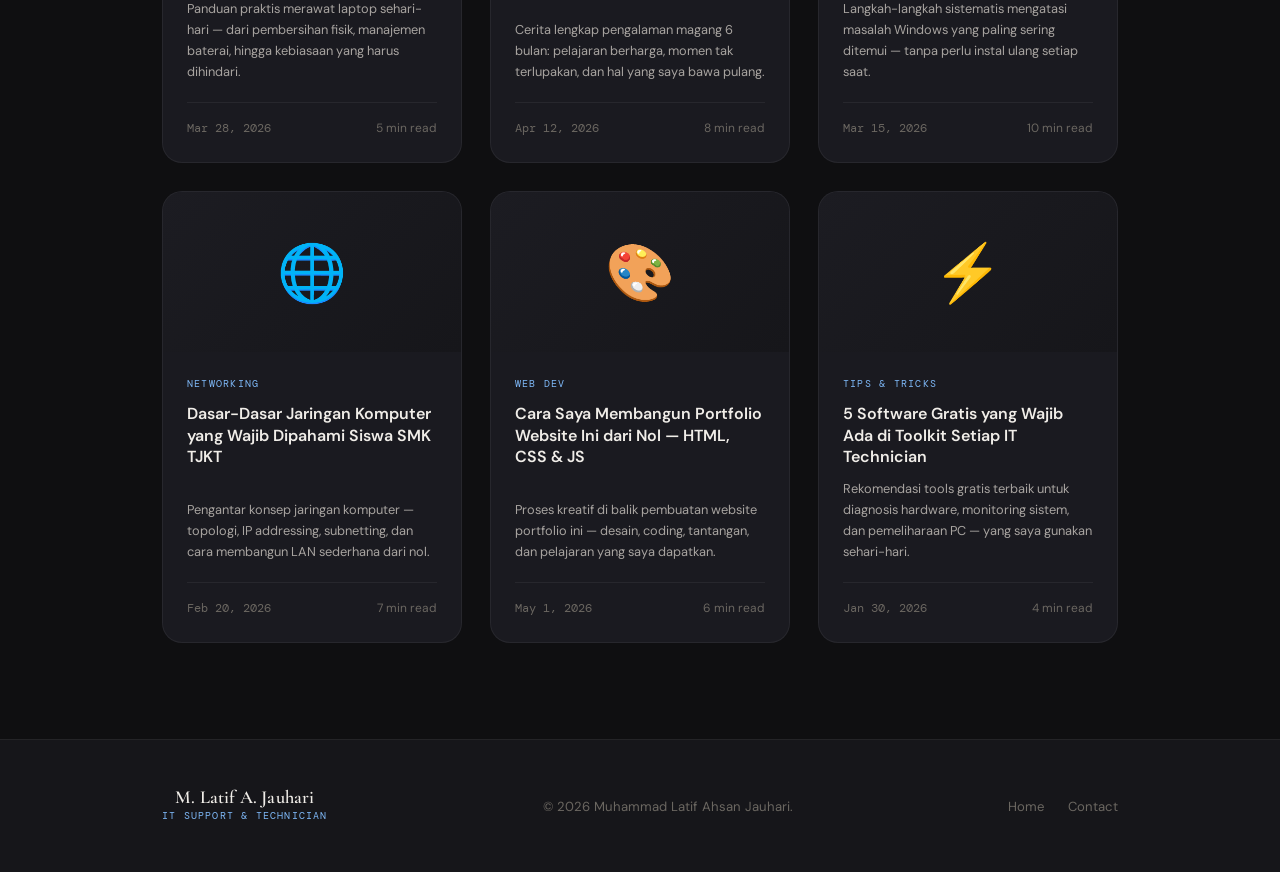
<file: blog.html>
<!DOCTYPE html>
<html lang="id" data-theme="dark">
<head>
  <meta charset="UTF-8" />
  <meta name="viewport" content="width=device-width, initial-scale=1.0" />
  <title>Blog — Muhammad Latif Ahsan Jauhari</title>
  <link rel="stylesheet" href="assets/css/style.css" />
  <link rel="stylesheet" href="assets/css/animations.css" />
  <link rel="stylesheet" href="assets/css/theme.css" />
  <link rel="stylesheet" href="assets/css/responsive.css" />
  <style>
    /* Search bar */
    .blog-search-wrap {
      position: relative;
      max-width: 480px;
      margin: 0 auto 3rem;
    }

    .blog-search-icon {
      position: absolute;
      left: 1.1rem;
      top: 50%;
      transform: translateY(-50%);
      color: var(--text-muted);
      pointer-events: none;
    }

    #blogSearch {
      width: 100%;
      padding: 0.875rem 1.25rem 0.875rem 3rem;
      background: var(--bg-card);
      border: 1px solid var(--border-medium);
      border-radius: 100px;
      color: var(--text-primary);
      font-size: 0.9rem;
      outline: none;
      transition: all var(--transition-fast);
    }

    #blogSearch::placeholder { color: var(--text-muted); }

    #blogSearch:focus {
      border-color: var(--accent-blue);
      box-shadow: 0 0 0 3px var(--accent-blue-dim);
    }

    /* Featured article */
    .blog-featured {
      display: grid;
      grid-template-columns: 1fr 1fr;
      gap: 0;
      background: var(--bg-card);
      border: 1px solid var(--border-subtle);
      border-radius: var(--radius-xl);
      overflow: hidden;
      margin-bottom: 4rem;
      transition: all var(--transition-smooth);
    }

    .blog-featured:hover {
      border-color: var(--border-accent);
      box-shadow: var(--shadow-md);
      transform: translateY(-4px);
    }

    .blog-featured-thumb {
      background: linear-gradient(135deg, var(--bg-tertiary), var(--bg-secondary));
      display: flex;
      align-items: center;
      justify-content: center;
      font-size: 6rem;
      min-height: 280px;
    }

    .blog-featured-body {
      padding: 2.5rem;
      display: flex;
      flex-direction: column;
      justify-content: center;
    }

    .blog-featured-label {
      display: inline-flex;
      align-items: center;
      gap: 0.375rem;
      font-family: 'DM Mono', monospace;
      font-size: 0.65rem;
      letter-spacing: 0.15em;
      text-transform: uppercase;
      color: var(--accent-blue);
      margin-bottom: 1rem;
    }

    .blog-featured-title {
      font-family: 'Cormorant Garamond', serif;
      font-size: 1.7rem;
      font-weight: 600;
      color: var(--text-primary);
      line-height: 1.25;
      margin-bottom: 0.875rem;
    }

    .blog-featured-excerpt {
      font-size: 0.875rem;
      color: var(--text-secondary);
      line-height: 1.75;
      margin-bottom: 1.5rem;
    }

    .blog-featured-meta {
      display: flex;
      align-items: center;
      gap: 1rem;
      font-size: 0.78rem;
      color: var(--text-muted);
      flex-wrap: wrap;
    }

    .blog-meta-dot { width: 3px; height: 3px; background: var(--text-muted); border-radius: 50%; }

    /* Blog grid */
    .blog-grid {
      display: grid;
      grid-template-columns: repeat(3, 1fr);
      gap: 1.75rem;
    }

    .blog-card {
      background: var(--bg-card);
      border: 1px solid var(--border-subtle);
      border-radius: var(--radius-lg);
      overflow: hidden;
      transition: all var(--transition-smooth);
      display: flex;
      flex-direction: column;
    }

    .blog-card:hover {
      border-color: var(--border-accent);
      transform: translateY(-5px);
      box-shadow: var(--shadow-md);
    }

    .blog-card-thumb {
      height: 160px;
      background: linear-gradient(135deg, var(--bg-tertiary), var(--bg-secondary));
      display: flex;
      align-items: center;
      justify-content: center;
      font-size: 3.5rem;
      transition: transform var(--transition-smooth);
      overflow: hidden;
    }

    .blog-card:hover .blog-card-thumb { transform: scale(1.05); }

    .blog-card-body {
      padding: 1.5rem;
      flex: 1;
      display: flex;
      flex-direction: column;
    }

    .blog-card-category {
      font-family: 'DM Mono', monospace;
      font-size: 0.65rem;
      letter-spacing: 0.12em;
      text-transform: uppercase;
      color: var(--accent-blue);
      margin-bottom: 0.625rem;
    }

    .blog-card-title {
      font-size: 1rem;
      font-weight: 600;
      color: var(--text-primary);
      line-height: 1.35;
      margin-bottom: 0.625rem;
      flex: 1;
    }

    .blog-card-excerpt {
      font-size: 0.8rem;
      color: var(--text-secondary);
      line-height: 1.65;
      margin-bottom: 1.25rem;
    }

    .blog-card-footer {
      display: flex;
      justify-content: space-between;
      align-items: center;
      padding-top: 1rem;
      border-top: 1px solid var(--border-subtle);
    }

    .blog-card-date {
      font-size: 0.75rem;
      color: var(--text-muted);
      font-family: 'DM Mono', monospace;
    }

    .blog-card-read {
      font-size: 0.75rem;
      color: var(--text-muted);
    }

    .blog-read-link {
      display: inline-flex;
      align-items: center;
      gap: 0.375rem;
      font-size: 0.82rem;
      color: var(--accent-blue);
      font-weight: 500;
      transition: gap var(--transition-fast);
    }

    .blog-card:hover .blog-read-link { gap: 0.625rem; }

    @media (max-width: 1024px) {
      .blog-grid { grid-template-columns: repeat(2, 1fr); }
      .blog-featured { grid-template-columns: 1fr; }
      .blog-featured-thumb { min-height: 200px; }
    }

    @media (max-width: 640px) {
      .blog-grid { grid-template-columns: 1fr; }
    }
  </style>
</head>
<body>
  <div class="scroll-progress" id="scrollProgress"></div>

  <nav class="navbar" id="navbar">
    <div class="navbar-inner">
      <a href="index.html" class="navbar-logo">
        <img src="assets/img/logo.png" alt="LA Logo" class="navbar-logo-img">
      </a>
      <div class="navbar-menu">
        <a href="index.html" class="nav-link">Home</a>
        <a href="about.html" class="nav-link">About</a>
        <a href="projects.html" class="nav-link">Projects</a>
        <a href="skills.html" class="nav-link">Skills</a>
        <a href="experience.html" class="nav-link">Experience</a>
        <a href="blog.html" class="nav-link active">Blog</a>
        <a href="gallery.html" class="nav-link">Gallery</a>
        <a href="achievements.html" class="nav-link">Achievements</a>
        <a href="contact.html" class="nav-link">Contact</a>
      </div>
      <div class="navbar-actions">
        <button class="theme-toggle" aria-label="Toggle theme">
          <svg class="icon-moon" viewBox="0 0 24 24" fill="none" stroke="currentColor" stroke-width="1.5"><path d="M21 12.79A9 9 0 1 1 11.21 3 7 7 0 0 0 21 12.79z"/></svg>
          <svg class="icon-sun" viewBox="0 0 24 24" fill="none" stroke="currentColor" stroke-width="1.5"><circle cx="12" cy="12" r="5"/><line x1="12" y1="1" x2="12" y2="3"/><line x1="12" y1="21" x2="12" y2="23"/><line x1="4.22" y1="4.22" x2="5.64" y2="5.64"/><line x1="18.36" y1="18.36" x2="19.78" y2="19.78"/><line x1="1" y1="12" x2="3" y2="12"/><line x1="21" y1="12" x2="23" y2="12"/><line x1="4.22" y1="19.78" x2="5.64" y2="18.36"/><line x1="18.36" y1="5.64" x2="19.78" y2="4.22"/></svg>
        </button>
        <button class="hamburger" id="hamburger"><span></span><span></span><span></span></button>
      </div>
    </div>
  </nav>

  <div class="mobile-menu" id="mobileMenu">
    <a href="index.html" class="mobile-nav-link">Home</a>
    <a href="about.html" class="mobile-nav-link">About</a>
    <a href="projects.html" class="mobile-nav-link">Projects</a>
    <a href="skills.html" class="mobile-nav-link">Skills</a>
    <a href="experience.html" class="mobile-nav-link">Experience</a>
    <a href="blog.html" class="mobile-nav-link active">Blog</a>
    <a href="gallery.html" class="mobile-nav-link">Gallery</a>
    <a href="achievements.html" class="mobile-nav-link">Achievements</a>
    <a href="contact.html" class="mobile-nav-link">Contact</a>
  </div>

  <div class="page-header">
    <div class="container">
      <span class="page-header-eyebrow">Writing</span>
      <h1 class="page-header-title">Blog &amp; <em>Insights</em></h1>
      <p class="page-header-subtitle">Thoughts, guides, and stories from my journey in IT — written to help others learn faster.</p>
    </div>
  </div>

  <section class="section">
    <div class="container">

      <!-- Search -->
      <div class="blog-search-wrap reveal">
        <svg class="blog-search-icon" width="18" height="18" viewBox="0 0 24 24" fill="none" stroke="currentColor" stroke-width="2"><circle cx="11" cy="11" r="8"/><line x1="21" y1="21" x2="16.65" y2="16.65"/></svg>
        <input type="text" id="blogSearch" placeholder="Search articles…" />
      </div>

      <!-- Filter Tabs -->
      <div class="filter-tabs reveal">
        <button class="filter-btn active" data-filter="all">All</button>
        <button class="filter-btn" data-filter="tips">Tips & Tricks</button>
        <button class="filter-btn" data-filter="experience">Experience</button>
        <button class="filter-btn" data-filter="guides">Guides</button>
        <button class="filter-btn" data-filter="networking">Networking</button>
        <button class="filter-btn" data-filter="webdev">Web Dev</button>
      </div>

      <!-- Featured Article -->
      <div class="reveal" style="margin-bottom:1rem;">
        <span class="section-eyebrow">Featured Article</span>
      </div>
      <a href="blog-detail.html" class="blog-featured reveal" style="text-decoration:none;display:grid;">
        <div class="blog-featured-thumb">💻</div>
        <div class="blog-featured-body">
          <div class="blog-featured-label">
            <svg width="12" height="12" viewBox="0 0 24 24" fill="currentColor"><polygon points="12 2 15.09 8.26 22 9.27 17 14.14 18.18 21.02 12 17.77 5.82 21.02 7 14.14 2 9.27 8.91 8.26 12 2"/></svg>
            Featured · Experience
          </div>
          <h2 class="blog-featured-title">Pengalaman PKL di Maestro Computer — 6 Bulan yang Mengubah Saya</h2>
          <p class="blog-featured-excerpt">Saya berbagi pengalaman nyata selama 6 bulan magang di Maestro Computer — dari hari pertama yang nervous, hingga servis laptop pertama yang saya kerjakan sendiri. Inilah cerita perjalanan PKL saya.</p>
          <div class="blog-featured-meta">
            <span>April 12, 2026</span>
            <div class="blog-meta-dot"></div>
            <span>8 min read</span>
            <div class="blog-meta-dot"></div>
            <span class="badge" style="font-size:0.68rem;padding:0.2rem 0.6rem;">Experience</span>
          </div>
          <div style="margin-top:1.25rem;">
            <span class="blog-read-link">
              Read Article
              <svg width="14" height="14" viewBox="0 0 24 24" fill="none" stroke="currentColor" stroke-width="2"><path d="M5 12h14M12 5l7 7-7 7"/></svg>
            </span>
          </div>
        </div>
      </a>

      <!-- All Articles -->
      <div class="section-header reveal" style="margin-bottom:2rem;">
        <span class="section-eyebrow">All Articles</span>
        <h2 class="section-title">Latest Posts</h2>
      </div>

      <div class="blog-grid stagger-children">

        <a href="blog-detail.html" class="blog-card" data-category="tips" style="text-decoration:none;">
          <div class="blog-card-thumb">🔧</div>
          <div class="blog-card-body">
            <div class="blog-card-category">Tips & Tricks</div>
            <h3 class="blog-card-title">10 Tips Perawatan Laptop agar Tidak Cepat Rusak</h3>
            <p class="blog-card-excerpt">Panduan praktis merawat laptop sehari-hari — dari pembersihan fisik, manajemen baterai, hingga kebiasaan yang harus dihindari.</p>
            <div class="blog-card-footer">
              <span class="blog-card-date">Mar 28, 2026</span>
              <span class="blog-card-read">5 min read</span>
            </div>
          </div>
        </a>

        <a href="blog-detail.html" class="blog-card" data-category="experience" style="text-decoration:none;">
          <div class="blog-card-thumb">💼</div>
          <div class="blog-card-body">
            <div class="blog-card-category">Experience</div>
            <h3 class="blog-card-title">Pengalaman PKL di Maestro Computer — 6 Bulan yang Mengubah Saya</h3>
            <p class="blog-card-excerpt">Cerita lengkap pengalaman magang 6 bulan: pelajaran berharga, momen tak terlupakan, dan hal yang saya bawa pulang.</p>
            <div class="blog-card-footer">
              <span class="blog-card-date">Apr 12, 2026</span>
              <span class="blog-card-read">8 min read</span>
            </div>
          </div>
        </a>

        <a href="blog-detail.html" class="blog-card" data-category="guides" style="text-decoration:none;">
          <div class="blog-card-thumb">🪟</div>
          <div class="blog-card-body">
            <div class="blog-card-category">Guides</div>
            <h3 class="blog-card-title">Panduan Lengkap Troubleshooting Windows — Dari Error Umum hingga Blue Screen</h3>
            <p class="blog-card-excerpt">Langkah-langkah sistematis mengatasi masalah Windows yang paling sering ditemui — tanpa perlu instal ulang setiap saat.</p>
            <div class="blog-card-footer">
              <span class="blog-card-date">Mar 15, 2026</span>
              <span class="blog-card-read">10 min read</span>
            </div>
          </div>
        </a>

        <a href="blog-detail.html" class="blog-card" data-category="networking" style="text-decoration:none;">
          <div class="blog-card-thumb">🌐</div>
          <div class="blog-card-body">
            <div class="blog-card-category">Networking</div>
            <h3 class="blog-card-title">Dasar-Dasar Jaringan Komputer yang Wajib Dipahami Siswa SMK TJKT</h3>
            <p class="blog-card-excerpt">Pengantar konsep jaringan komputer — topologi, IP addressing, subnetting, dan cara membangun LAN sederhana dari nol.</p>
            <div class="blog-card-footer">
              <span class="blog-card-date">Feb 20, 2026</span>
              <span class="blog-card-read">7 min read</span>
            </div>
          </div>
        </a>

        <a href="blog-detail.html" class="blog-card" data-category="webdev" style="text-decoration:none;">
          <div class="blog-card-thumb">🎨</div>
          <div class="blog-card-body">
            <div class="blog-card-category">Web Dev</div>
            <h3 class="blog-card-title">Cara Saya Membangun Portfolio Website Ini dari Nol — HTML, CSS & JS</h3>
            <p class="blog-card-excerpt">Proses kreatif di balik pembuatan website portfolio ini — desain, coding, tantangan, dan pelajaran yang saya dapatkan.</p>
            <div class="blog-card-footer">
              <span class="blog-card-date">May 1, 2026</span>
              <span class="blog-card-read">6 min read</span>
            </div>
          </div>
        </a>

        <a href="blog-detail.html" class="blog-card" data-category="tips" style="text-decoration:none;">
          <div class="blog-card-thumb">⚡</div>
          <div class="blog-card-body">
            <div class="blog-card-category">Tips & Tricks</div>
            <h3 class="blog-card-title">5 Software Gratis yang Wajib Ada di Toolkit Setiap IT Technician</h3>
            <p class="blog-card-excerpt">Rekomendasi tools gratis terbaik untuk diagnosis hardware, monitoring sistem, dan pemeliharaan PC — yang saya gunakan sehari-hari.</p>
            <div class="blog-card-footer">
              <span class="blog-card-date">Jan 30, 2026</span>
              <span class="blog-card-read">4 min read</span>
            </div>
          </div>
        </a>

      </div>
    </div>
  </section>

  <footer class="footer">
    <div class="container">
      <div class="footer-inner">
        <div class="navbar-logo">
          <span class="logo-name">M. Latif A. Jauhari</span>
          <span class="logo-title">IT Support & Technician</span>
        </div>
        <p class="footer-copy">© 2026 Muhammad Latif Ahsan Jauhari.</p>
        <div class="footer-links">
          <a href="index.html">Home</a>
          <a href="contact.html">Contact</a>
        </div>
      </div>
    </div>
  </footer>

  <button class="back-to-top" id="backToTop" aria-label="Back to top">
    <svg viewBox="0 0 24 24" fill="none" stroke="currentColor" stroke-width="2"><path d="M18 15l-6-6-6 6"/></svg>
  </button>

  <script src="assets/js/navbar.js"></script>
  <script src="assets/js/main.js"></script>
  <script src="assets/js/gallery.js"></script>
  <script src="assets/js/theme.js"></script>
</body>
</html>
</file>
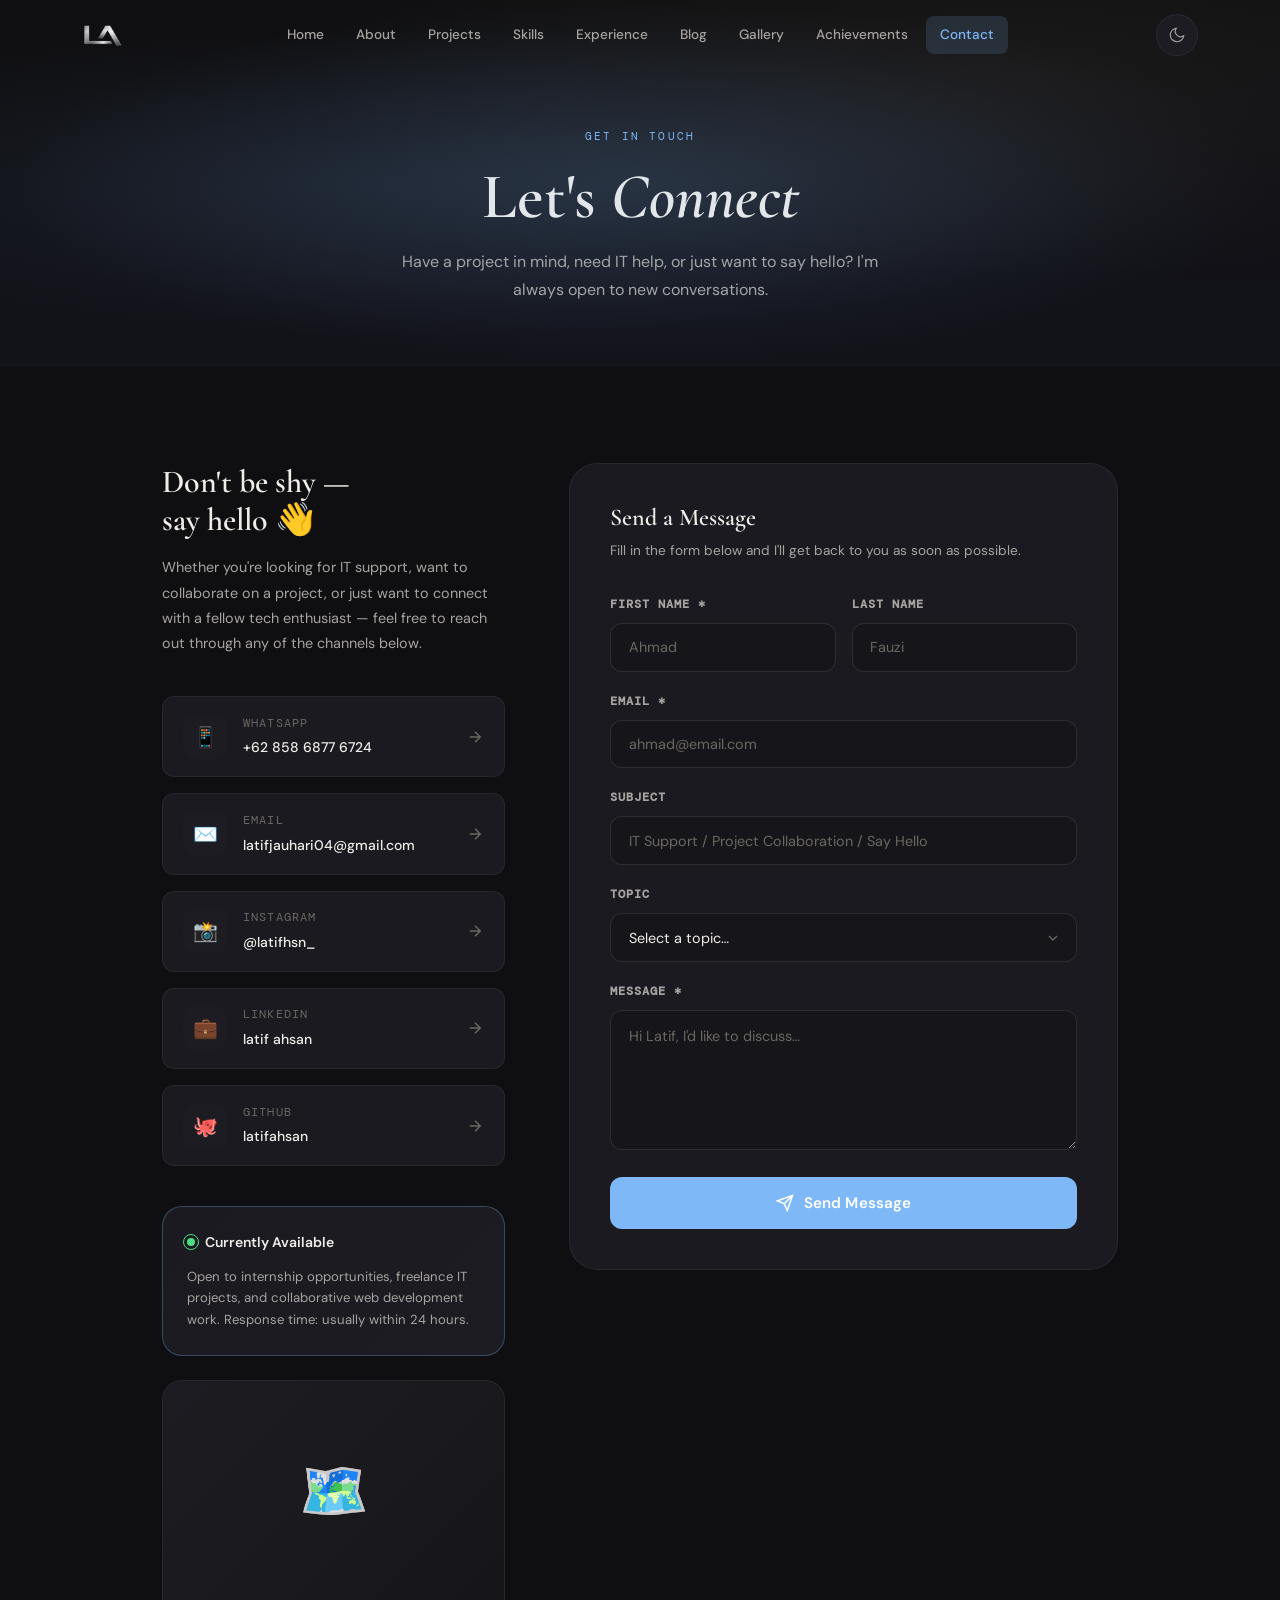
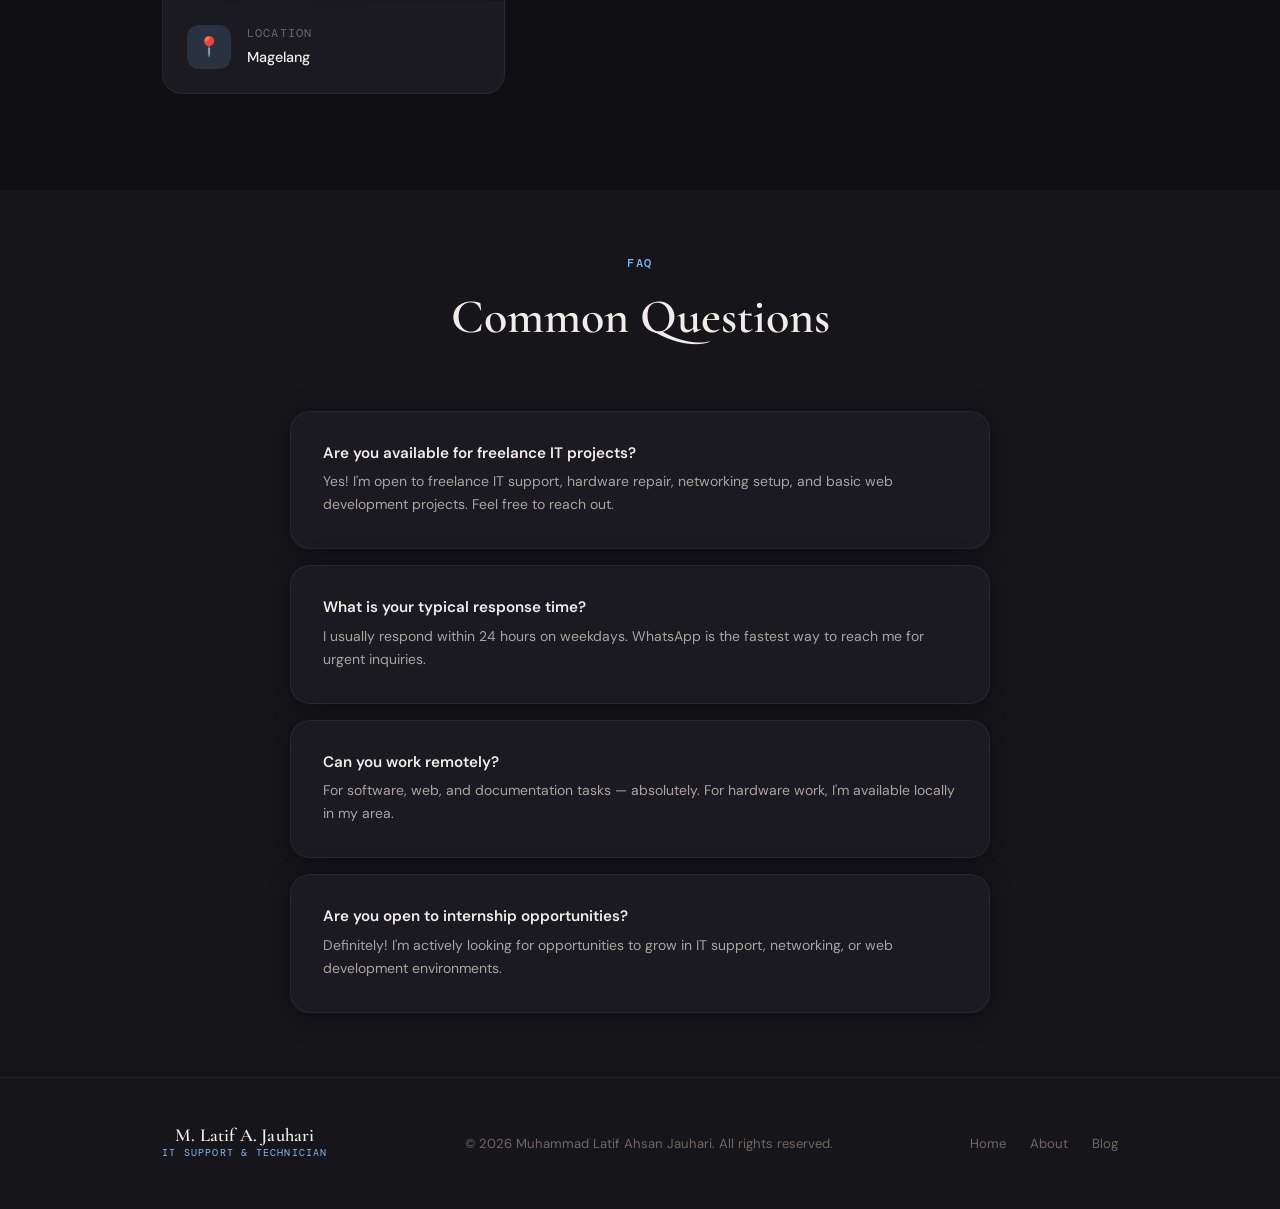
<file: contact.html>
<!DOCTYPE html>
<html lang="id" data-theme="dark">
<head>
  <meta charset="UTF-8" />
  <meta name="viewport" content="width=device-width, initial-scale=1.0" />
  <title>Contact — Muhammad Latif Ahsan Jauhari</title>
  <link rel="stylesheet" href="assets/css/style.css" />
  <link rel="stylesheet" href="assets/css/animations.css" />
  <link rel="stylesheet" href="assets/css/theme.css" />
  <link rel="stylesheet" href="assets/css/responsive.css" />
  <style>
    .contact-grid {
      display: grid;
      grid-template-columns: 1fr 1.6fr;
      gap: 4rem;
      align-items: start;
    }

    /* Contact info */
    .contact-info-title {
      font-family: 'Cormorant Garamond', serif;
      font-size: 2rem;
      font-weight: 600;
      color: var(--text-primary);
      line-height: 1.2;
      margin-bottom: 1rem;
    }

    .contact-info-sub {
      font-size: 0.9rem;
      color: var(--text-secondary);
      line-height: 1.75;
      margin-bottom: 2.5rem;
    }

    .contact-methods {
      display: flex;
      flex-direction: column;
      gap: 1rem;
      margin-bottom: 2.5rem;
    }

    .contact-method {
      display: flex;
      align-items: center;
      gap: 1rem;
      padding: 1.1rem 1.25rem;
      background: var(--bg-card);
      border: 1px solid var(--border-subtle);
      border-radius: var(--radius-md);
      text-decoration: none;
      transition: all var(--transition-smooth);
      color: inherit;
    }

    .contact-method:hover {
      border-color: var(--border-accent);
      background: var(--accent-blue-dim);
      transform: translateX(5px);
    }

    .contact-method-icon {
      width: 44px;
      height: 44px;
      background: var(--bg-tertiary);
      border-radius: var(--radius-md);
      display: flex;
      align-items: center;
      justify-content: center;
      font-size: 1.25rem;
      flex-shrink: 0;
      transition: background var(--transition-fast);
    }

    .contact-method:hover .contact-method-icon {
      background: var(--accent-blue);
    }

    .contact-method-info { flex: 1; }

    .contact-method-label {
      font-size: 0.72rem;
      text-transform: uppercase;
      letter-spacing: 0.1em;
      color: var(--text-muted);
      font-family: 'DM Mono', monospace;
      margin-bottom: 0.2rem;
    }

    .contact-method-value {
      font-size: 0.875rem;
      font-weight: 500;
      color: var(--text-primary);
    }

    .contact-method-arrow {
      color: var(--text-muted);
      transition: all var(--transition-fast);
    }

    .contact-method:hover .contact-method-arrow {
      color: var(--accent-blue);
      transform: translateX(3px);
    }

    /* Availability card */
    .availability-card {
      background: linear-gradient(135deg, var(--bg-card), var(--bg-tertiary));
      border: 1px solid var(--border-accent);
      border-radius: var(--radius-lg);
      padding: 1.5rem;
    }

    .avail-header {
      display: flex;
      align-items: center;
      gap: 0.625rem;
      margin-bottom: 0.75rem;
    }

    .avail-title {
      font-size: 0.875rem;
      font-weight: 600;
      color: var(--text-primary);
    }

    .avail-desc {
      font-size: 0.82rem;
      color: var(--text-secondary);
      line-height: 1.65;
    }

    /* Form styles */
    .contact-form-card {
      background: var(--bg-card);
      border: 1px solid var(--border-subtle);
      border-radius: var(--radius-xl);
      padding: 2.5rem;
    }

    .form-title {
      font-family: 'Cormorant Garamond', serif;
      font-size: 1.5rem;
      font-weight: 600;
      color: var(--text-primary);
      margin-bottom: 0.5rem;
    }

    .form-subtitle {
      font-size: 0.85rem;
      color: var(--text-secondary);
      margin-bottom: 2rem;
      line-height: 1.65;
    }

    .form-group {
      margin-bottom: 1.25rem;
    }

    .form-label {
      display: block;
      font-size: 0.78rem;
      font-weight: 600;
      color: var(--text-secondary);
      text-transform: uppercase;
      letter-spacing: 0.08em;
      font-family: 'DM Mono', monospace;
      margin-bottom: 0.5rem;
    }

    .form-input,
    .form-textarea,
    .form-select {
      width: 100%;
      padding: 0.9rem 1.1rem;
      background: var(--bg-secondary);
      border: 1px solid var(--border-medium);
      border-radius: var(--radius-md);
      color: var(--text-primary);
      font-size: 0.9rem;
      font-family: 'DM Sans', sans-serif;
      outline: none;
      transition: all var(--transition-fast);
      appearance: none;
    }

    .form-input::placeholder,
    .form-textarea::placeholder {
      color: var(--text-muted);
    }

    .form-input:focus,
    .form-textarea:focus,
    .form-select:focus {
      border-color: var(--accent-blue);
      background: var(--bg-tertiary);
      box-shadow: 0 0 0 3px var(--accent-blue-dim);
    }

    .form-textarea {
      resize: vertical;
      min-height: 140px;
      line-height: 1.65;
    }

    .form-row {
      display: grid;
      grid-template-columns: 1fr 1fr;
      gap: 1rem;
    }

    .form-submit {
      width: 100%;
      padding: 1rem;
      background: var(--accent-blue);
      color: #fff;
      border: none;
      border-radius: var(--radius-md);
      font-size: 0.95rem;
      font-weight: 600;
      font-family: 'DM Sans', sans-serif;
      cursor: pointer;
      transition: all var(--transition-smooth);
      display: flex;
      align-items: center;
      justify-content: center;
      gap: 0.625rem;
      margin-top: 0.5rem;
      letter-spacing: 0.01em;
    }

    .form-submit:hover {
      background: color-mix(in srgb, var(--accent-blue) 85%, white);
      transform: translateY(-2px);
      box-shadow: 0 8px 24px var(--accent-blue-glow);
    }

    .form-submit:active {
      transform: translateY(0);
    }

    /* Success state */
    .form-success {
      display: none;
      text-align: center;
      padding: 2.5rem 1.5rem;
    }

    .form-success-icon {
      font-size: 4rem;
      margin-bottom: 1rem;
      display: block;
    }

    .form-success-title {
      font-family: 'Cormorant Garamond', serif;
      font-size: 1.5rem;
      font-weight: 600;
      color: var(--text-primary);
      margin-bottom: 0.5rem;
    }

    .form-success-sub {
      font-size: 0.875rem;
      color: var(--text-secondary);
    }

    /* Map placeholder */
    .location-card {
      background: var(--bg-card);
      border: 1px solid var(--border-subtle);
      border-radius: var(--radius-lg);
      overflow: hidden;
      margin-top: 3rem;
    }

    .location-map {
      height: 220px;
      background: linear-gradient(135deg, var(--bg-tertiary), var(--bg-secondary));
      display: flex;
      align-items: center;
      justify-content: center;
      font-size: 3.5rem;
      position: relative;
    }

    .location-body {
      padding: 1.5rem;
      display: flex;
      align-items: center;
      gap: 1rem;
    }

    .location-icon {
      width: 44px;
      height: 44px;
      background: var(--accent-blue-dim);
      border-radius: var(--radius-md);
      display: flex;
      align-items: center;
      justify-content: center;
      font-size: 1.2rem;
      flex-shrink: 0;
    }

    .location-label {
      font-size: 0.72rem;
      text-transform: uppercase;
      letter-spacing: 0.1em;
      color: var(--text-muted);
      font-family: 'DM Mono', monospace;
      margin-bottom: 0.2rem;
    }

    .location-value {
      font-size: 0.9rem;
      font-weight: 500;
      color: var(--text-primary);
    }

    @media (max-width: 900px) {
      .contact-grid { grid-template-columns: 1fr; }
      .form-row { grid-template-columns: 1fr; }
    }
  </style>
</head>
<body>
  <div class="scroll-progress" id="scrollProgress"></div>

  <nav class="navbar" id="navbar">
    <div class="navbar-inner">
      <a href="index.html" class="navbar-logo">
        <img src="assets/img/logo.png" alt="LA Logo" class="navbar-logo-img">
      </a>
      <div class="navbar-menu">
        <a href="index.html" class="nav-link">Home</a>
        <a href="about.html" class="nav-link">About</a>
        <a href="projects.html" class="nav-link">Projects</a>
        <a href="skills.html" class="nav-link">Skills</a>
        <a href="experience.html" class="nav-link">Experience</a>
        <a href="blog.html" class="nav-link">Blog</a>
        <a href="gallery.html" class="nav-link">Gallery</a>
        <a href="achievements.html" class="nav-link">Achievements</a>
        <a href="contact.html" class="nav-link active">Contact</a>
      </div>
      <div class="navbar-actions">
        <button class="theme-toggle" aria-label="Toggle theme">
          <svg class="icon-moon" viewBox="0 0 24 24" fill="none" stroke="currentColor" stroke-width="1.5"><path d="M21 12.79A9 9 0 1 1 11.21 3 7 7 0 0 0 21 12.79z"/></svg>
          <svg class="icon-sun" viewBox="0 0 24 24" fill="none" stroke="currentColor" stroke-width="1.5"><circle cx="12" cy="12" r="5"/><line x1="12" y1="1" x2="12" y2="3"/><line x1="12" y1="21" x2="12" y2="23"/><line x1="4.22" y1="4.22" x2="5.64" y2="5.64"/><line x1="18.36" y1="18.36" x2="19.78" y2="19.78"/><line x1="1" y1="12" x2="3" y2="12"/><line x1="21" y1="12" x2="23" y2="12"/><line x1="4.22" y1="19.78" x2="5.64" y2="18.36"/><line x1="18.36" y1="5.64" x2="19.78" y2="4.22"/></svg>
        </button>
        <button class="hamburger" id="hamburger"><span></span><span></span><span></span></button>
      </div>
    </div>
  </nav>

  <div class="mobile-menu" id="mobileMenu">
    <a href="index.html" class="mobile-nav-link">Home</a>
    <a href="about.html" class="mobile-nav-link">About</a>
    <a href="projects.html" class="mobile-nav-link">Projects</a>
    <a href="skills.html" class="mobile-nav-link">Skills</a>
    <a href="experience.html" class="mobile-nav-link">Experience</a>
    <a href="blog.html" class="mobile-nav-link">Blog</a>
    <a href="gallery.html" class="mobile-nav-link">Gallery</a>
    <a href="achievements.html" class="mobile-nav-link">Achievements</a>
    <a href="contact.html" class="mobile-nav-link active">Contact</a>
  </div>

  <div class="page-header">
    <div class="container">
      <span class="page-header-eyebrow">Get in Touch</span>
      <h1 class="page-header-title">Let's <em>Connect</em></h1>
      <p class="page-header-subtitle">Have a project in mind, need IT help, or just want to say hello? I'm always open to new conversations.</p>
    </div>
  </div>

  <section class="section">
    <div class="container">
      <div class="contact-grid">

        <!-- LEFT: Info -->
        <div class="reveal">
          <h2 class="contact-info-title">Don't be shy —<br />say hello 👋</h2>
          <p class="contact-info-sub">
            Whether you're looking for IT support, want to collaborate on a project, or just want to connect with a fellow tech enthusiast — feel free to reach out through any of the channels below.
          </p>

          <div class="contact-methods">
            <a href="https://wa.me/6285868776724" class="contact-method" target="_blank">
              <div class="contact-method-icon">📱</div>
              <div class="contact-method-info">
                <div class="contact-method-label">WhatsApp</div>
                <div class="contact-method-value">+62 858 6877 6724</div>
              </div>
              <svg class="contact-method-arrow" width="18" height="18" viewBox="0 0 24 24" fill="none" stroke="currentColor" stroke-width="2"><path d="M5 12h14M12 5l7 7-7 7"/></svg>
            </a>

            <a href="mailto:latifjauhari04@gmail.com" class="contact-method">
              <div class="contact-method-icon">✉️</div>
              <div class="contact-method-info">
                <div class="contact-method-label">Email</div>
                <div class="contact-method-value">latifjauhari04@gmail.com</div>
              </div>
              <svg class="contact-method-arrow" width="18" height="18" viewBox="0 0 24 24" fill="none" stroke="currentColor" stroke-width="2"><path d="M5 12h14M12 5l7 7-7 7"/></svg>
            </a>

            <a href="https://instagram.com/latifhsn_" class="contact-method" target="_blank">
              <div class="contact-method-icon">📸</div>
              <div class="contact-method-info">
                <div class="contact-method-label">Instagram</div>
                <div class="contact-method-value">@latifhsn_</div>
              </div>
              <svg class="contact-method-arrow" width="18" height="18" viewBox="0 0 24 24" fill="none" stroke="currentColor" stroke-width="2"><path d="M5 12h14M12 5l7 7-7 7"/></svg>
            </a>

            <a href="https://linkedin.com/in/latifahsan4" class="contact-method" target="_blank">
              <div class="contact-method-icon">💼</div>
              <div class="contact-method-info">
                <div class="contact-method-label">LinkedIn</div>
                <div class="contact-method-value">latif ahsan</div>
              </div>
              <svg class="contact-method-arrow" width="18" height="18" viewBox="0 0 24 24" fill="none" stroke="currentColor" stroke-width="2"><path d="M5 12h14M12 5l7 7-7 7"/></svg>
            </a>

            <a href="https://github.com/latifahsan" class="contact-method" target="_blank">
              <div class="contact-method-icon">🐙</div>
              <div class="contact-method-info">
                <div class="contact-method-label">GitHub</div>
                <div class="contact-method-value">latifahsan</div>
              </div>
              <svg class="contact-method-arrow" width="18" height="18" viewBox="0 0 24 24" fill="none" stroke="currentColor" stroke-width="2"><path d="M5 12h14M12 5l7 7-7 7"/></svg>
            </a>
          </div>

          <!-- Availability card -->
          <div class="availability-card">
            <div class="avail-header">
              <div class="pulse-dot"></div>
              <span class="avail-title">Currently Available</span>
            </div>
            <p class="avail-desc">Open to internship opportunities, freelance IT projects, and collaborative web development work. Response time: usually within 24 hours.</p>
          </div>

          <!-- Location -->
          <div class="location-card" style="margin-top:1.5rem;">
            <div class="location-map">🗺️</div>
            <div class="location-body">
              <div class="location-icon">📍</div>
              <div>
                <div class="location-label">Location</div>
                <div class="location-value">Magelang</div>
              </div>
            </div>
          </div>
        </div>

        <!-- RIGHT: Form -->
<div class="contact-form-card reveal reveal-delay-2">
  <div id="formWrap">
    <h3 class="form-title">Send a Message</h3>

    <p class="form-subtitle">
      Fill in the form below and I'll get back to you as soon as possible.
    </p>

    <form
      id="contactForm"
      action="https://formspree.io/f/xzdonwve"
      method="POST"
      novalidate
    >

      <div class="form-row">
        <div class="form-group">
          <label class="form-label" for="firstName">
            First Name *
          </label>

          <input
            type="text"
            id="firstName"
            name="firstName"
            class="form-input"
            placeholder="Ahmad"
            required
          />
        </div>

        <div class="form-group">
          <label class="form-label" for="lastName">
            Last Name
          </label>

          <input
            type="text"
            id="lastName"
            name="lastName"
            class="form-input"
            placeholder="Fauzi"
          />
        </div>
      </div>

      <div class="form-group">
        <label class="form-label" for="email">
          Email *
        </label>

        <input
          type="email"
          id="email"
          name="email"
          class="form-input"
          placeholder="ahmad@email.com"
          required
        />
      </div>

      <div class="form-group">
        <label class="form-label" for="subject">
          Subject
        </label>

        <input
          type="text"
          id="subject"
          name="subject"
          class="form-input"
          placeholder="IT Support / Project Collaboration / Say Hello"
        />
      </div>

      <div class="form-group">
        <label class="form-label" for="topic">
          Topic
        </label>

        <div style="position:relative;">
          <select
            id="topic"
            name="topic"
            class="form-select"
          >
            <option value="" disabled selected>
              Select a topic…
            </option>

            <option value="it-support">
              IT Support / Hardware Help
            </option>

            <option value="networking">
              Networking Consultation
            </option>

            <option value="webdev">
              Web Development Project
            </option>

            <option value="collaboration">
              Collaboration / Partnership
            </option>

            <option value="internship">
              Internship Opportunity
            </option>

            <option value="other">
              Other
            </option>
          </select>

          <svg
            style="
              position:absolute;
              right:1rem;
              top:50%;
              transform:translateY(-50%);
              pointer-events:none;
              color:var(--text-muted);
            "
            width="16"
            height="16"
            viewBox="0 0 24 24"
            fill="none"
            stroke="currentColor"
            stroke-width="2"
          >
            <polyline points="6 9 12 15 18 9"></polyline>
          </svg>
        </div>
      </div>

      <div class="form-group">
        <label class="form-label" for="message">
          Message *
        </label>

        <textarea
          id="message"
          name="message"
          class="form-textarea"
          placeholder="Hi Latif, I'd like to discuss…"
          required
        ></textarea>
      </div>

      <button type="submit" class="form-submit">
        <svg
          width="18"
          height="18"
          viewBox="0 0 24 24"
          fill="none"
          stroke="currentColor"
          stroke-width="2"
        >
          <line x1="22" y1="2" x2="11" y2="13"/>
          <polygon points="22 2 15 22 11 13 2 9 22 2"/>
        </svg>

        <span class="btn-text">
          Send Message
        </span>
      </button>
    </form>
  </div>

  <!-- Success state -->
  <div class="form-success" id="formSuccess">
    <span class="form-success-icon">
      🎉
    </span>

    <div class="form-success-title">
      Message Sent!
    </div>

    <p class="form-success-sub">
      Thank you for reaching out. I'll get back to you within 24 hours.
    </p>

    <button
      onclick="resetForm()"
      style="margin-top:1.5rem;"
      class="btn btn-outline btn-sm"
    >
      Send Another
    </button>
  </div>
</div>
      </div>
    </div>
  </section>

  <!-- FAQ section -->
  <section class="section" style="background:var(--bg-secondary);padding-top:4rem;padding-bottom:4rem;">
    <div class="container">
      <div class="section-header reveal">
        <span class="section-eyebrow">FAQ</span>
        <h2 class="section-title">Common Questions</h2>
      </div>
      <div style="max-width:700px;margin:0 auto;" class="stagger-children">
        <div class="card" style="margin-bottom:1rem;">
          <h4 style="font-size:0.95rem;font-weight:600;color:var(--text-primary);margin-bottom:0.5rem;">Are you available for freelance IT projects?</h4>
          <p style="font-size:0.875rem;color:var(--text-secondary);line-height:1.65;">Yes! I'm open to freelance IT support, hardware repair, networking setup, and basic web development projects. Feel free to reach out.</p>
        </div>
        <div class="card" style="margin-bottom:1rem;">
          <h4 style="font-size:0.95rem;font-weight:600;color:var(--text-primary);margin-bottom:0.5rem;">What is your typical response time?</h4>
          <p style="font-size:0.875rem;color:var(--text-secondary);line-height:1.65;">I usually respond within 24 hours on weekdays. WhatsApp is the fastest way to reach me for urgent inquiries.</p>
        </div>
        <div class="card" style="margin-bottom:1rem;">
          <h4 style="font-size:0.95rem;font-weight:600;color:var(--text-primary);margin-bottom:0.5rem;">Can you work remotely?</h4>
          <p style="font-size:0.875rem;color:var(--text-secondary);line-height:1.65;">For software, web, and documentation tasks — absolutely. For hardware work, I'm available locally in my area.</p>
        </div>
        <div class="card">
          <h4 style="font-size:0.95rem;font-weight:600;color:var(--text-primary);margin-bottom:0.5rem;">Are you open to internship opportunities?</h4>
          <p style="font-size:0.875rem;color:var(--text-secondary);line-height:1.65;">Definitely! I'm actively looking for opportunities to grow in IT support, networking, or web development environments.</p>
        </div>
      </div>
    </div>
  </section>

  <footer class="footer">
    <div class="container">
      <div class="footer-inner">
        <div class="navbar-logo">
          <span class="logo-name">M. Latif A. Jauhari</span>
          <span class="logo-title">IT Support & Technician</span>
        </div>
        <p class="footer-copy">© 2026 Muhammad Latif Ahsan Jauhari. All rights reserved.</p>
        <div class="footer-links">
          <a href="index.html">Home</a>
          <a href="about.html">About</a>
          <a href="blog.html">Blog</a>
        </div>
      </div>
    </div>
  </footer>

  <button class="back-to-top" id="backToTop" aria-label="Back to top">
    <svg viewBox="0 0 24 24" fill="none" stroke="currentColor" stroke-width="2"><path d="M18 15l-6-6-6 6"/></svg>
  </button>

  <script>
  const form = document.getElementById('contactForm');

  form.addEventListener('submit', submitForm);

  async function submitForm(e) {
    e.preventDefault();

    const firstName =
      document.getElementById('firstName');

    const email =
      document.getElementById('email');

    const message =
      document.getElementById('message');

    const requiredFields = [
      firstName,
      email,
      message
    ];

    let isValid = true;

    // Reset styles
    requiredFields.forEach(field => {
      field.style.borderColor = '';
      field.style.boxShadow = '';
    });

    // Empty validation
    requiredFields.forEach(field => {
      if (!field.value.trim()) {

        field.style.borderColor = '#ef4444';

        field.style.boxShadow =
          '0 0 0 3px rgba(239,68,68,0.15)';

        isValid = false;
      }
    });

    // Email validation
    const emailPattern =
      /^[^\s@]+@[^\s@]+\.[^\s@]+$/;

    if (
      email.value.trim() &&
      !emailPattern.test(email.value.trim())
    ) {

      email.style.borderColor = '#ef4444';

      email.style.boxShadow =
        '0 0 0 3px rgba(239,68,68,0.15)';

      isValid = false;
    }

    if (!isValid) return;

    const submitBtn =
      document.querySelector('.form-submit');

    const btnText =
      document.querySelector('.btn-text');

    submitBtn.disabled = true;
    submitBtn.style.opacity = '0.75';

    btnText.textContent = 'Sending...';

    try {

      const response = await fetch(
        form.action,
        {
          method: 'POST',
          body: new FormData(form),
          headers: {
            Accept: 'application/json'
          }
        }
      );

      if (response.ok) {

        document.getElementById(
          'formWrap'
        ).style.display = 'none';

        document.getElementById(
          'formSuccess'
        ).style.display = 'block';

      } else {

        alert(
          'Failed to send message.'
        );

        submitBtn.disabled = false;
        submitBtn.style.opacity = '';

        btnText.textContent =
          'Send Message';
      }

    } catch (error) {

      alert(
        'Something went wrong.'
      );

      submitBtn.disabled = false;
      submitBtn.style.opacity = '';

      btnText.textContent =
        'Send Message';
    }
  }

  function resetForm() {

    form.reset();

    document.getElementById(
      'formWrap'
    ).style.display = 'block';

    document.getElementById(
      'formSuccess'
    ).style.display = 'none';

    const submitBtn =
      document.querySelector('.form-submit');

    const btnText =
      document.querySelector('.btn-text');

    submitBtn.disabled = false;
    submitBtn.style.opacity = '';

    btnText.textContent =
      'Send Message';

    document.querySelectorAll(
      '.form-input, .form-textarea'
    ).forEach(field => {

      field.style.borderColor = '';

      field.style.boxShadow = '';
    });
  }
</script>  
  
  <script src="assets/js/navbar.js"></script>
  <script src="assets/js/main.js"></script>
  <script src="assets/js/theme.js"></script>
</body>
</html>
</file>
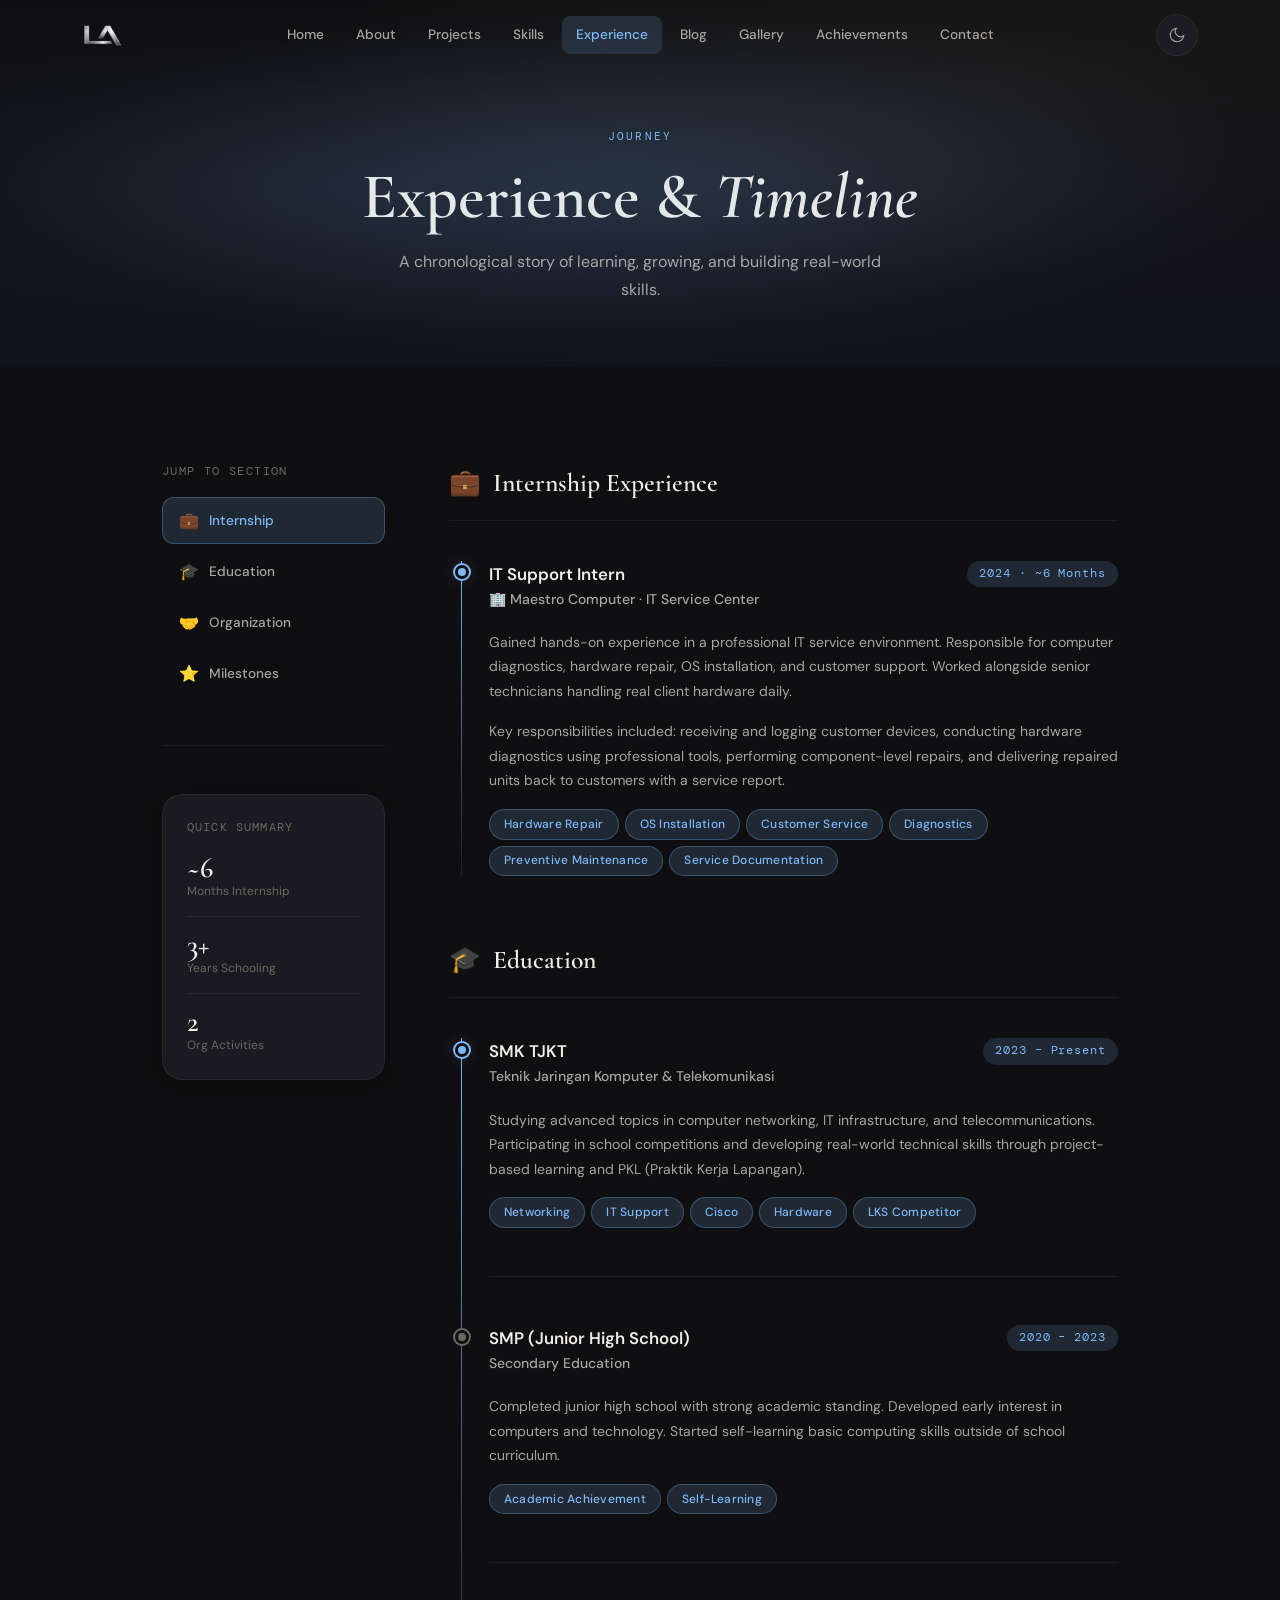
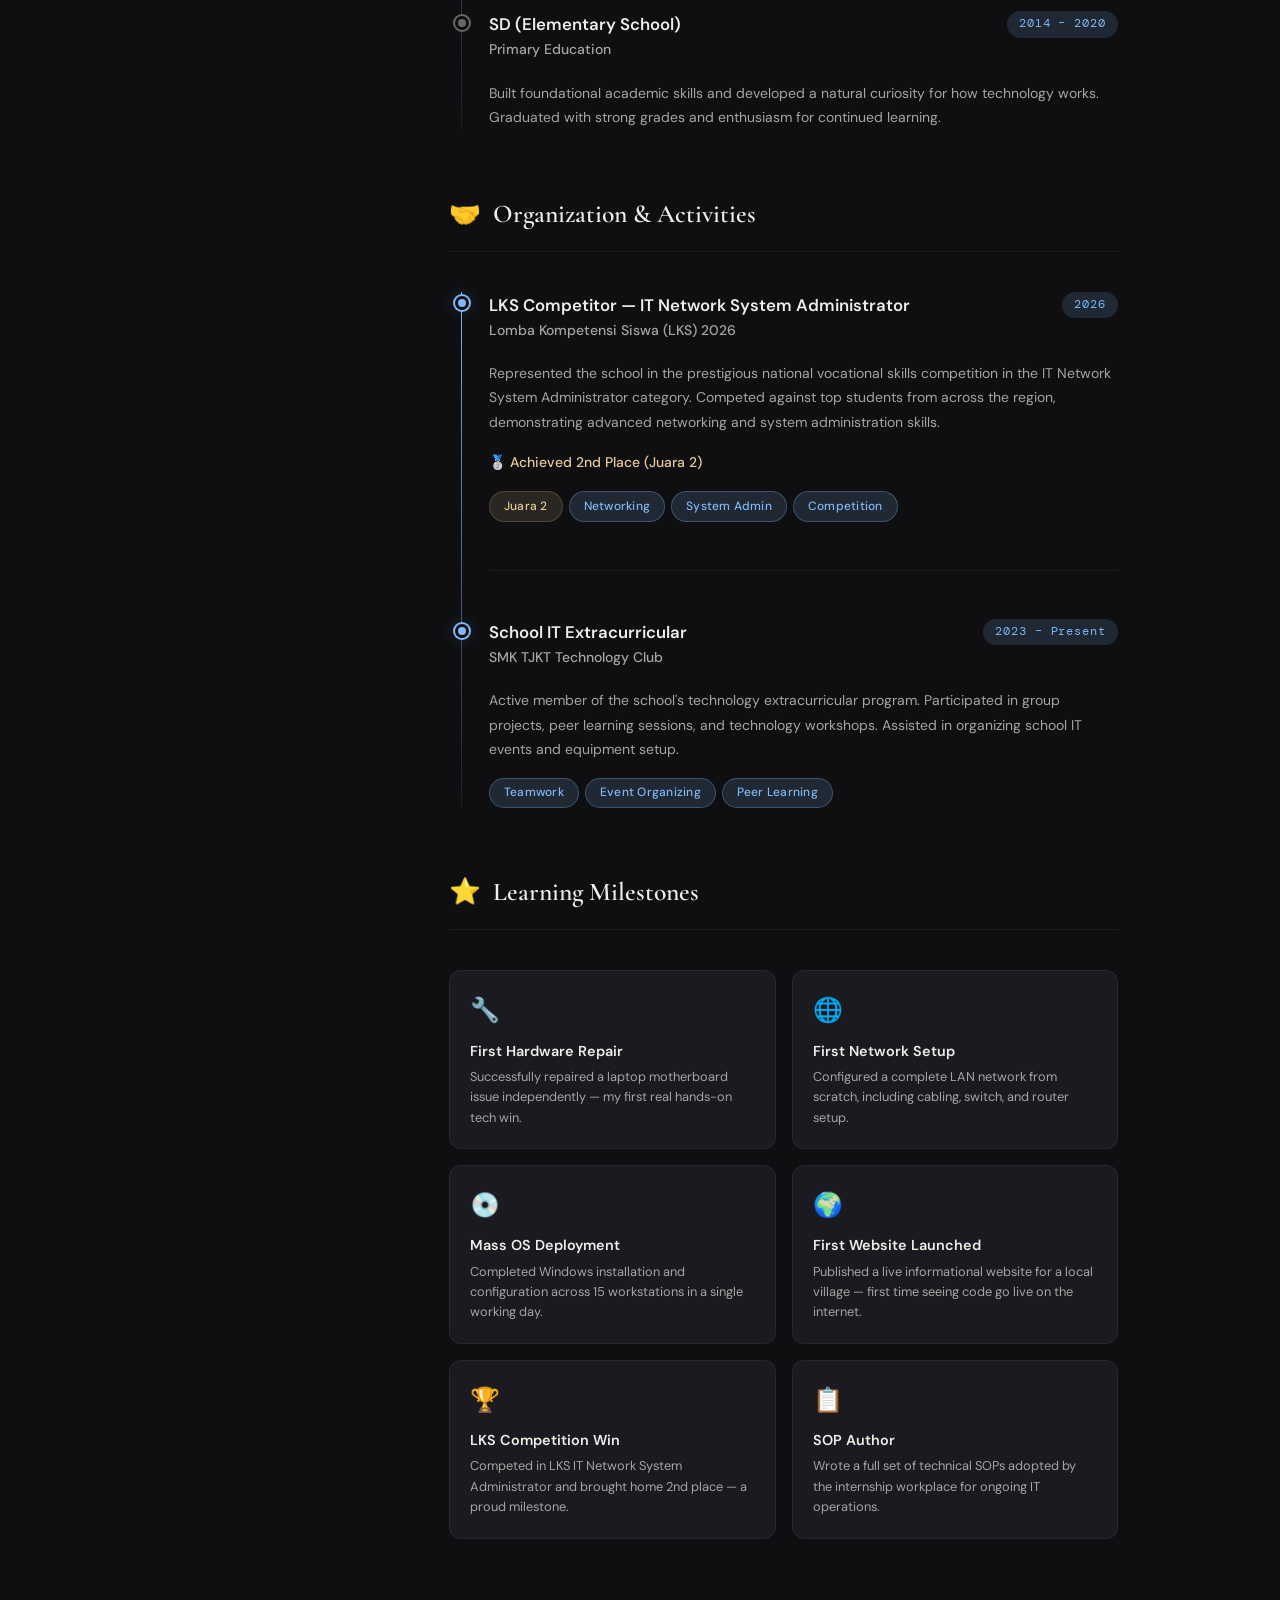
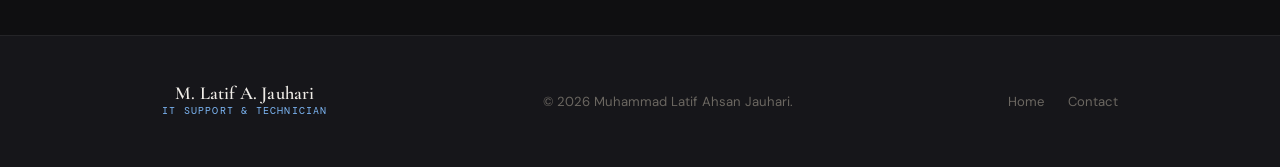
<file: experience.html>
<!DOCTYPE html>
<html lang="id" data-theme="dark">
<head>
  <meta charset="UTF-8" />
  <meta name="viewport" content="width=device-width, initial-scale=1.0" />
  <title>Experience — Muhammad Latif Ahsan Jauhari</title>
  <link rel="stylesheet" href="assets/css/style.css" />
  <link rel="stylesheet" href="assets/css/animations.css" />
  <link rel="stylesheet" href="assets/css/theme.css" />
  <link rel="stylesheet" href="assets/css/responsive.css" />
  <style>
    .exp-layout {
      display: grid;
      grid-template-columns: 1fr 3fr;
      gap: 4rem;
      align-items: start;
    }

    .exp-sidebar {
      position: sticky;
      top: 6rem;
    }

    .exp-nav-list {
      display: flex;
      flex-direction: column;
      gap: 0.25rem;
    }

    .exp-nav-btn {
      padding: 0.75rem 1rem;
      border-radius: var(--radius-md);
      font-size: 0.85rem;
      font-weight: 500;
      color: var(--text-secondary);
      text-align: left;
      background: transparent;
      border: 1px solid transparent;
      cursor: pointer;
      transition: all var(--transition-fast);
      display: flex;
      align-items: center;
      gap: 0.625rem;
    }

    .exp-nav-btn:hover,
    .exp-nav-btn.active {
      background: var(--accent-blue-dim);
      color: var(--accent-blue);
      border-color: var(--border-accent);
    }

    .exp-nav-icon { font-size: 1rem; }

    /* Timeline */
    .exp-timeline {
      position: relative;
    }

    .exp-section-label {
      font-family: 'Cormorant Garamond', serif;
      font-size: 1.6rem;
      font-weight: 600;
      color: var(--text-primary);
      margin-bottom: 2.5rem;
      padding-bottom: 1rem;
      border-bottom: 1px solid var(--border-subtle);
      display: flex;
      align-items: center;
      gap: 0.75rem;
    }

    .timeline-vertical {
      position: relative;
      padding-left: 2.5rem;
    }

    .timeline-vertical::before {
      content: '';
      position: absolute;
      left: 0.75rem;
      top: 0;
      bottom: 0;
      width: 1px;
      background: linear-gradient(to bottom, var(--accent-blue), var(--border-subtle));
    }

    .tv-item {
      position: relative;
      margin-bottom: 3rem;
      padding-bottom: 3rem;
      border-bottom: 1px solid var(--border-subtle);
    }

    .tv-item:last-child {
      border-bottom: none;
      padding-bottom: 0;
    }

    .tv-dot {
      position: absolute;
      left: -2.1rem;
      top: 0.3rem;
      width: 14px;
      height: 14px;
      border-radius: 50%;
      background: var(--accent-blue);
      border: 3px solid var(--bg-primary);
      box-shadow: 0 0 0 2px var(--accent-blue), 0 0 16px var(--accent-blue-glow);
      transition: box-shadow var(--transition-smooth);
    }

    .tv-item:hover .tv-dot {
      box-shadow: 0 0 0 3px var(--accent-blue), 0 0 24px var(--accent-blue-glow);
    }

    .tv-dot.muted {
      background: var(--text-muted);
      box-shadow: 0 0 0 2px var(--text-muted);
    }

    .tv-header {
      display: flex;
      justify-content: space-between;
      align-items: flex-start;
      gap: 1rem;
      margin-bottom: 0.5rem;
      flex-wrap: wrap;
    }

    .tv-title {
      font-size: 1.05rem;
      font-weight: 600;
      color: var(--text-primary);
    }

    .tv-date {
      font-family: 'DM Mono', monospace;
      font-size: 0.72rem;
      color: var(--accent-blue);
      letter-spacing: 0.08em;
      background: var(--accent-blue-dim);
      padding: 0.25rem 0.75rem;
      border-radius: 100px;
      white-space: nowrap;
    }

    .tv-org {
      font-size: 0.875rem;
      color: var(--text-secondary);
      margin-bottom: 0.75rem;
      font-weight: 500;
    }

    .tv-desc {
      font-size: 0.875rem;
      color: var(--text-secondary);
      line-height: 1.75;
      margin-bottom: 1rem;
    }

    .tv-tags {
      display: flex;
      flex-wrap: wrap;
      gap: 0.375rem;
    }

    /* Milestone Cards */
    .milestones-grid {
      display: grid;
      grid-template-columns: repeat(2, 1fr);
      gap: 1rem;
      margin-top: 2rem;
    }

    .milestone-card {
      background: var(--bg-card);
      border: 1px solid var(--border-subtle);
      border-radius: var(--radius-md);
      padding: 1.25rem;
      transition: all var(--transition-smooth);
    }

    .milestone-card:hover {
      border-color: var(--border-accent);
      transform: translateY(-3px);
    }

    .milestone-icon {
      font-size: 1.5rem;
      margin-bottom: 0.625rem;
    }

    .milestone-title {
      font-size: 0.9rem;
      font-weight: 600;
      color: var(--text-primary);
      margin-bottom: 0.25rem;
    }

    .milestone-desc {
      font-size: 0.8rem;
      color: var(--text-secondary);
      line-height: 1.6;
    }

    @media (max-width: 900px) {
      .exp-layout {
        grid-template-columns: 1fr;
      }
      .exp-sidebar {
        position: static;
      }
      .exp-nav-list {
        flex-direction: row;
        flex-wrap: wrap;
      }
    }

    @media (max-width: 540px) {
      .milestones-grid { grid-template-columns: 1fr; }
      .tv-header { flex-direction: column; align-items: flex-start; }
    }
  </style>
</head>
<body>
  <div class="scroll-progress" id="scrollProgress"></div>

  <nav class="navbar" id="navbar">
    <div class="navbar-inner">
      <a href="index.html" class="navbar-logo">
        <img src="assets/img/logo.png" alt="LA Logo" class="navbar-logo-img">
      </a>
      <div class="navbar-menu">
        <a href="index.html" class="nav-link">Home</a>
        <a href="about.html" class="nav-link">About</a>
        <a href="projects.html" class="nav-link">Projects</a>
        <a href="skills.html" class="nav-link">Skills</a>
        <a href="experience.html" class="nav-link active">Experience</a>
        <a href="blog.html" class="nav-link">Blog</a>
        <a href="gallery.html" class="nav-link">Gallery</a>
        <a href="achievements.html" class="nav-link">Achievements</a>
        <a href="contact.html" class="nav-link">Contact</a>
      </div>
      <div class="navbar-actions">
        <button class="theme-toggle" aria-label="Toggle theme">
          <svg class="icon-moon" viewBox="0 0 24 24" fill="none" stroke="currentColor" stroke-width="1.5"><path d="M21 12.79A9 9 0 1 1 11.21 3 7 7 0 0 0 21 12.79z"/></svg>
          <svg class="icon-sun" viewBox="0 0 24 24" fill="none" stroke="currentColor" stroke-width="1.5"><circle cx="12" cy="12" r="5"/><line x1="12" y1="1" x2="12" y2="3"/><line x1="12" y1="21" x2="12" y2="23"/><line x1="4.22" y1="4.22" x2="5.64" y2="5.64"/><line x1="18.36" y1="18.36" x2="19.78" y2="19.78"/><line x1="1" y1="12" x2="3" y2="12"/><line x1="21" y1="12" x2="23" y2="12"/><line x1="4.22" y1="19.78" x2="5.64" y2="18.36"/><line x1="18.36" y1="5.64" x2="19.78" y2="4.22"/></svg>
        </button>
        <button class="hamburger" id="hamburger"><span></span><span></span><span></span></button>
      </div>
    </div>
  </nav>

  <div class="mobile-menu" id="mobileMenu">
    <a href="index.html" class="mobile-nav-link">Home</a>
    <a href="about.html" class="mobile-nav-link">About</a>
    <a href="projects.html" class="mobile-nav-link">Projects</a>
    <a href="skills.html" class="mobile-nav-link">Skills</a>
    <a href="experience.html" class="mobile-nav-link active">Experience</a>
    <a href="blog.html" class="mobile-nav-link">Blog</a>
    <a href="gallery.html" class="mobile-nav-link">Gallery</a>
    <a href="achievements.html" class="mobile-nav-link">Achievements</a>
    <a href="contact.html" class="mobile-nav-link">Contact</a>
  </div>

  <div class="page-header">
    <div class="container">
      <span class="page-header-eyebrow">Journey</span>
      <h1 class="page-header-title">Experience &amp; <em>Timeline</em></h1>
      <p class="page-header-subtitle">A chronological story of learning, growing, and building real-world skills.</p>
    </div>
  </div>

  <section class="section">
    <div class="container">
      <div class="exp-layout">

        <!-- Sidebar Nav -->
        <div class="exp-sidebar reveal">
          <p style="font-size:0.72rem;text-transform:uppercase;letter-spacing:0.12em;color:var(--text-muted);font-family:'DM Mono',monospace;margin-bottom:1rem;">Jump to Section</p>
          <div class="exp-nav-list">
            <button class="exp-nav-btn active" onclick="scrollToSection('internship')">
              <span class="exp-nav-icon">💼</span> Internship
            </button>
            <button class="exp-nav-btn" onclick="scrollToSection('education')">
              <span class="exp-nav-icon">🎓</span> Education
            </button>
            <button class="exp-nav-btn" onclick="scrollToSection('organization')">
              <span class="exp-nav-icon">🤝</span> Organization
            </button>
            <button class="exp-nav-btn" onclick="scrollToSection('milestones')">
              <span class="exp-nav-icon">⭐</span> Milestones
            </button>
          </div>

          <div class="divider"></div>

          <!-- Summary Card -->
          <div class="card" style="padding:1.5rem;">
            <p style="font-size:0.72rem;text-transform:uppercase;letter-spacing:0.1em;color:var(--text-muted);font-family:'DM Mono',monospace;margin-bottom:1rem;">Quick Summary</p>
            <div style="display:flex;flex-direction:column;gap:0.875rem;">
              <div>
                <div style="font-family:'Cormorant Garamond',serif;font-size:1.8rem;font-weight:600;color:var(--text-primary);line-height:1;">~6</div>
                <div style="font-size:0.75rem;color:var(--text-muted);">Months Internship</div>
              </div>
              <div style="height:1px;background:var(--border-subtle);"></div>
              <div>
                <div style="font-family:'Cormorant Garamond',serif;font-size:1.8rem;font-weight:600;color:var(--text-primary);line-height:1;">3+</div>
                <div style="font-size:0.75rem;color:var(--text-muted);">Years Schooling</div>
              </div>
              <div style="height:1px;background:var(--border-subtle);"></div>
              <div>
                <div style="font-family:'Cormorant Garamond',serif;font-size:1.8rem;font-weight:600;color:var(--text-primary);line-height:1;">2</div>
                <div style="font-size:0.75rem;color:var(--text-muted);">Org Activities</div>
              </div>
            </div>
          </div>
        </div>

        <!-- Main Timeline -->
        <div>

          <!-- INTERNSHIP -->
          <div id="internship" style="margin-bottom:4rem;" class="reveal">
            <div class="exp-section-label">
              <span>💼</span> Internship Experience
            </div>
            <div class="timeline-vertical">
              <div class="tv-item">
                <div class="tv-dot"></div>
                <div class="tv-header">
                  <div>
                    <div class="tv-title">IT Support Intern</div>
                    <div class="tv-org">🏢 Maestro Computer · IT Service Center</div>
                  </div>
                  <span class="tv-date">2024 · ~6 Months</span>
                </div>
                <p class="tv-desc">
                  Gained hands-on experience in a professional IT service environment. Responsible for computer diagnostics, hardware repair, OS installation, and customer support. Worked alongside senior technicians handling real client hardware daily.
                </p>
                <p class="tv-desc">
                  Key responsibilities included: receiving and logging customer devices, conducting hardware diagnostics using professional tools, performing component-level repairs, and delivering repaired units back to customers with a service report.
                </p>
                <div class="tv-tags">
                  <span class="badge">Hardware Repair</span>
                  <span class="badge">OS Installation</span>
                  <span class="badge">Customer Service</span>
                  <span class="badge">Diagnostics</span>
                  <span class="badge">Preventive Maintenance</span>
                  <span class="badge">Service Documentation</span>
                </div>
              </div>
            </div>
          </div>

          <!-- EDUCATION -->
          <div id="education" style="margin-bottom:4rem;" class="reveal">
            <div class="exp-section-label">
              <span>🎓</span> Education
            </div>
            <div class="timeline-vertical">
              <div class="tv-item">
                <div class="tv-dot"></div>
                <div class="tv-header">
                  <div>
                    <div class="tv-title">SMK TJKT</div>
                    <div class="tv-org">Teknik Jaringan Komputer &amp; Telekomunikasi</div>
                  </div>
                  <span class="tv-date">2023 – Present</span>
                </div>
                <p class="tv-desc">Studying advanced topics in computer networking, IT infrastructure, and telecommunications. Participating in school competitions and developing real-world technical skills through project-based learning and PKL (Praktik Kerja Lapangan).</p>
                <div class="tv-tags">
                  <span class="badge">Networking</span>
                  <span class="badge">IT Support</span>
                  <span class="badge">Cisco</span>
                  <span class="badge">Hardware</span>
                  <span class="badge">LKS Competitor</span>
                </div>
              </div>

              <div class="tv-item">
                <div class="tv-dot muted"></div>
                <div class="tv-header">
                  <div>
                    <div class="tv-title">SMP (Junior High School)</div>
                    <div class="tv-org">Secondary Education</div>
                  </div>
                  <span class="tv-date">2020 – 2023</span>
                </div>
                <p class="tv-desc">Completed junior high school with strong academic standing. Developed early interest in computers and technology. Started self-learning basic computing skills outside of school curriculum.</p>
                <div class="tv-tags">
                  <span class="badge">Academic Achievement</span>
                  <span class="badge">Self-Learning</span>
                </div>
              </div>

              <div class="tv-item">
                <div class="tv-dot muted"></div>
                <div class="tv-header">
                  <div>
                    <div class="tv-title">SD (Elementary School)</div>
                    <div class="tv-org">Primary Education</div>
                  </div>
                  <span class="tv-date">2014 – 2020</span>
                </div>
                <p class="tv-desc">Built foundational academic skills and developed a natural curiosity for how technology works. Graduated with strong grades and enthusiasm for continued learning.</p>
              </div>
            </div>
          </div>

          <!-- ORGANIZATION -->
          <div id="organization" style="margin-bottom:4rem;" class="reveal">
            <div class="exp-section-label">
              <span>🤝</span> Organization &amp; Activities
            </div>
            <div class="timeline-vertical">
              <div class="tv-item">
                <div class="tv-dot"></div>
                <div class="tv-header">
                  <div>
                    <div class="tv-title">LKS Competitor — IT Network System Administrator</div>
                    <div class="tv-org">Lomba Kompetensi Siswa (LKS) 2026</div>
                  </div>
                  <span class="tv-date">2026</span>
                </div>
                <p class="tv-desc">Represented the school in the prestigious national vocational skills competition in the IT Network System Administrator category. Competed against top students from across the region, demonstrating advanced networking and system administration skills.</p>
                <p class="tv-desc" style="color:var(--accent-warm);font-weight:500;">🥈 Achieved 2nd Place (Juara 2)</p>
                <div class="tv-tags">
                  <span class="badge badge-warm">Juara 2</span>
                  <span class="badge">Networking</span>
                  <span class="badge">System Admin</span>
                  <span class="badge">Competition</span>
                </div>
              </div>

              <div class="tv-item">
                <div class="tv-dot"></div>
                <div class="tv-header">
                  <div>
                    <div class="tv-title">School IT Extracurricular</div>
                    <div class="tv-org">SMK TJKT Technology Club</div>
                  </div>
                  <span class="tv-date">2023 – Present</span>
                </div>
                <p class="tv-desc">Active member of the school's technology extracurricular program. Participated in group projects, peer learning sessions, and technology workshops. Assisted in organizing school IT events and equipment setup.</p>
                <div class="tv-tags">
                  <span class="badge">Teamwork</span>
                  <span class="badge">Event Organizing</span>
                  <span class="badge">Peer Learning</span>
                </div>
              </div>
            </div>
          </div>

          <!-- MILESTONES -->
          <div id="milestones" class="reveal">
            <div class="exp-section-label">
              <span>⭐</span> Learning Milestones
            </div>
            <div class="milestones-grid">
              <div class="milestone-card">
                <div class="milestone-icon">🔧</div>
                <div class="milestone-title">First Hardware Repair</div>
                <div class="milestone-desc">Successfully repaired a laptop motherboard issue independently — my first real hands-on tech win.</div>
              </div>
              <div class="milestone-card">
                <div class="milestone-icon">🌐</div>
                <div class="milestone-title">First Network Setup</div>
                <div class="milestone-desc">Configured a complete LAN network from scratch, including cabling, switch, and router setup.</div>
              </div>
              <div class="milestone-card">
                <div class="milestone-icon">💿</div>
                <div class="milestone-title">Mass OS Deployment</div>
                <div class="milestone-desc">Completed Windows installation and configuration across 15 workstations in a single working day.</div>
              </div>
              <div class="milestone-card">
                <div class="milestone-icon">🌍</div>
                <div class="milestone-title">First Website Launched</div>
                <div class="milestone-desc">Published a live informational website for a local village — first time seeing code go live on the internet.</div>
              </div>
              <div class="milestone-card">
                <div class="milestone-icon">🏆</div>
                <div class="milestone-title">LKS Competition Win</div>
                <div class="milestone-desc">Competed in LKS IT Network System Administrator and brought home 2nd place — a proud milestone.</div>
              </div>
              <div class="milestone-card">
                <div class="milestone-icon">📋</div>
                <div class="milestone-title">SOP Author</div>
                <div class="milestone-desc">Wrote a full set of technical SOPs adopted by the internship workplace for ongoing IT operations.</div>
              </div>
            </div>
          </div>

        </div>
      </div>
    </div>
  </section>

  <footer class="footer">
    <div class="container">
      <div class="footer-inner">
        <div class="navbar-logo">
          <span class="logo-name">M. Latif A. Jauhari</span>
          <span class="logo-title">IT Support & Technician</span>
        </div>
        <p class="footer-copy">© 2026 Muhammad Latif Ahsan Jauhari.</p>
        <div class="footer-links">
          <a href="index.html">Home</a>
          <a href="contact.html">Contact</a>
        </div>
      </div>
    </div>
  </footer>

  <button class="back-to-top" id="backToTop" aria-label="Back to top">
    <svg viewBox="0 0 24 24" fill="none" stroke="currentColor" stroke-width="2"><path d="M18 15l-6-6-6 6"/></svg>
  </button>

  <script>
    function scrollToSection(id) {
      const el = document.getElementById(id);
      if (el) {
        const offset = 90;
        const top = el.getBoundingClientRect().top + window.scrollY - offset;
        window.scrollTo({ top, behavior: 'smooth' });
      }
      document.querySelectorAll('.exp-nav-btn').forEach(b => b.classList.remove('active'));
      event.currentTarget.classList.add('active');
    }
  </script>
  <script src="assets/js/navbar.js"></script>
  <script src="assets/js/main.js"></script>
  <script src="assets/js/theme.js"></script>
</body>
</html>
</file>
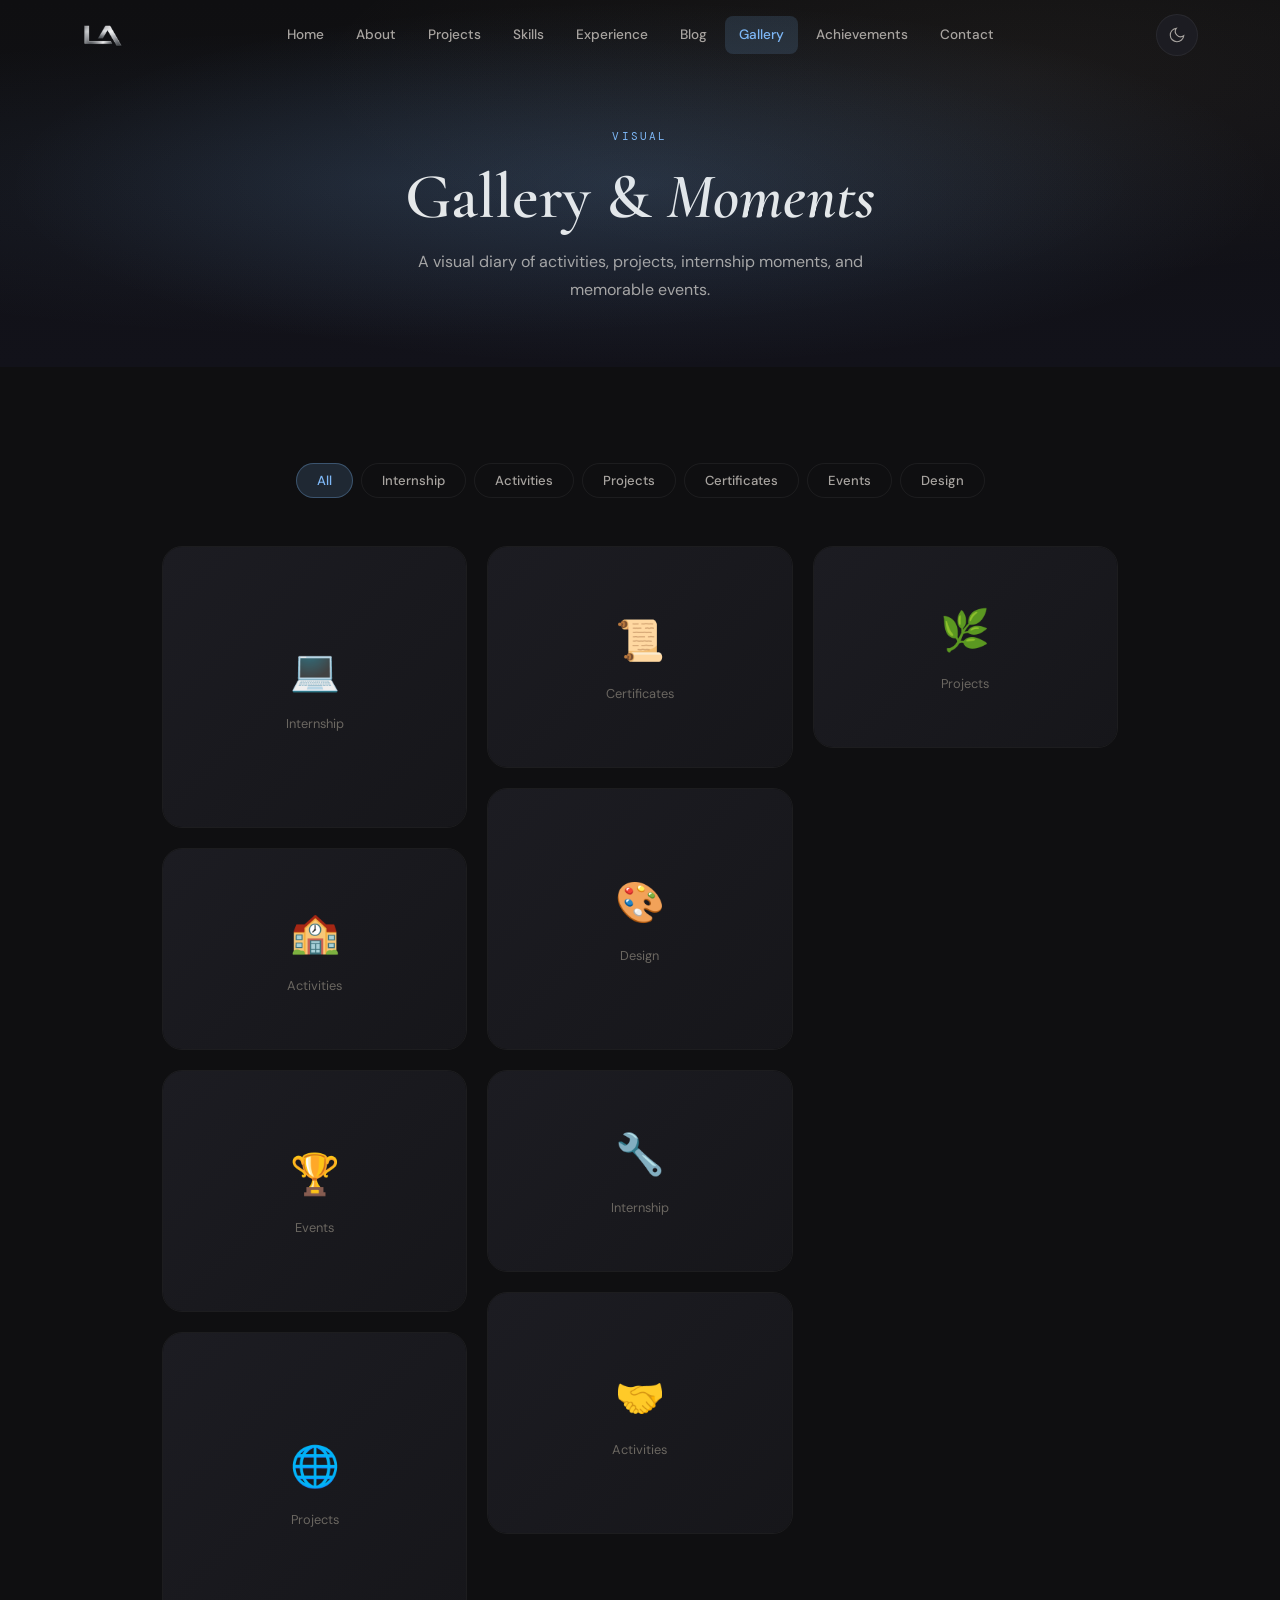
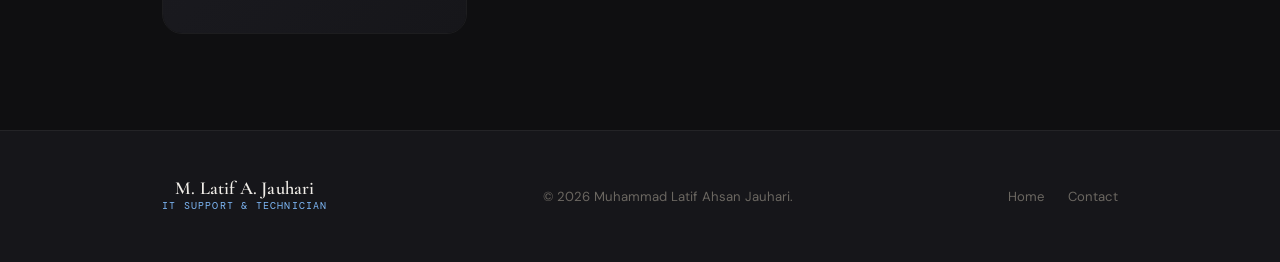
<file: gallery.html>
<!DOCTYPE html>
<html lang="id" data-theme="dark">
<head>
  <meta charset="UTF-8" />
  <meta name="viewport" content="width=device-width, initial-scale=1.0" />
  <title>Gallery — Muhammad Latif Ahsan Jauhari</title>
  <link rel="stylesheet" href="assets/css/style.css" />
  <link rel="stylesheet" href="assets/css/animations.css" />
  <link rel="stylesheet" href="assets/css/theme.css" />
  <link rel="stylesheet" href="assets/css/responsive.css" />
  <style>
    /* Masonry gallery */
    .gallery-masonry {
      columns: 3;
      column-gap: 1.25rem;
    }

    .gallery-item {
      break-inside: avoid;
      margin-bottom: 1.25rem;
      border-radius: var(--radius-lg);
      overflow: hidden;
      cursor: pointer;
      position: relative;
      border: 1px solid var(--border-subtle);
      transition: all var(--transition-smooth);
    }

    .gallery-item:hover {
      border-color: var(--border-accent);
      box-shadow: var(--shadow-md);
      transform: translateY(-3px);
    }

    .gallery-item-inner {
      width: 100%;
      position: relative;
      overflow: hidden;
    }

    .gallery-placeholder {
      width: 100%;
      display: flex;
      flex-direction: column;
      align-items: center;
      justify-content: center;
      background: linear-gradient(135deg, var(--bg-tertiary), var(--bg-secondary));
      transition: transform var(--transition-smooth);
      gap: 0.75rem;
    }

    .gallery-item:hover .gallery-placeholder {
      transform: scale(1.04);
    }

    .gallery-emoji {
      font-size: 2.5rem;
    }

    .gallery-overlay {
      position: absolute;
      inset: 0;
      background: linear-gradient(to top, rgba(0,0,0,0.7) 0%, transparent 50%);
      opacity: 0;
      transition: opacity var(--transition-smooth);
      display: flex;
      align-items: flex-end;
      padding: 1.25rem;
    }

    .gallery-item:hover .gallery-overlay { opacity: 1; }

    .gallery-caption {
      font-size: 0.82rem;
      font-weight: 500;
      color: #fff;
      line-height: 1.4;
    }

    .gallery-zoom-icon {
      position: absolute;
      top: 0.875rem;
      right: 0.875rem;
      width: 34px;
      height: 34px;
      background: rgba(255,255,255,0.15);
      backdrop-filter: blur(8px);
      border-radius: 50%;
      display: flex;
      align-items: center;
      justify-content: center;
      color: #fff;
      opacity: 0;
      transition: opacity var(--transition-smooth);
    }

    .gallery-item:hover .gallery-zoom-icon { opacity: 1; }

    /* Lightbox */
    .lightbox {
      position: fixed;
      inset: 0;
      z-index: 3000;
      background: rgba(0,0,0,0.95);
      display: flex;
      flex-direction: column;
      align-items: center;
      justify-content: center;
      padding: 2rem;
      opacity: 0;
      visibility: hidden;
      transition: all var(--transition-smooth);
    }

    .lightbox.open {
      opacity: 1;
      visibility: visible;
    }

    .lightbox-close {
      position: absolute;
      top: 1.5rem;
      right: 1.5rem;
      width: 44px;
      height: 44px;
      border-radius: 50%;
      background: rgba(255,255,255,0.1);
      border: 1px solid rgba(255,255,255,0.15);
      display: flex;
      align-items: center;
      justify-content: center;
      color: #fff;
      cursor: pointer;
      transition: all var(--transition-fast);
      font-size: 1.5rem;
      line-height: 1;
    }

    .lightbox-close:hover {
      background: rgba(255,255,255,0.2);
    }

    .lightbox-content {
      display: flex;
      flex-direction: column;
      align-items: center;
      gap: 1.5rem;
      max-width: 860px;
      width: 100%;
      transform: scale(0.95);
      transition: transform var(--transition-smooth);
    }

    .lightbox.open .lightbox-content {
      transform: scale(1);
    }

    .lightbox-visual {
      width: 100%;
      max-height: 70vh;
      background: var(--bg-tertiary);
      border-radius: var(--radius-xl);
      display: flex;
      align-items: center;
      justify-content: center;
      font-size: 8rem;
      border: 1px solid rgba(255,255,255,0.08);
      overflow: hidden;
    }

    .lightbox-visual img {
      max-width: 100%;
      max-height: 70vh;
      object-fit: contain;
      border-radius: var(--radius-xl);
    }

    #lightboxCaption {
      font-size: 0.9rem;
      color: rgba(255,255,255,0.7);
      text-align: center;
      font-family: 'DM Sans', sans-serif;
    }

    /* Nav arrows */
    .lightbox-nav {
      position: absolute;
      top: 50%;
      transform: translateY(-50%);
      width: 48px;
      height: 48px;
      border-radius: 50%;
      background: rgba(255,255,255,0.1);
      border: 1px solid rgba(255,255,255,0.15);
      display: flex;
      align-items: center;
      justify-content: center;
      color: #fff;
      cursor: pointer;
      transition: all var(--transition-fast);
    }

    .lightbox-nav:hover { background: rgba(255,255,255,0.2); }
    .lightbox-prev { left: 1rem; }
    .lightbox-next { right: 1rem; }

    @media (max-width: 768px) {
      .gallery-masonry { columns: 2; }
      .lightbox-nav { display: none; }
    }

    @media (max-width: 480px) {
      .gallery-masonry { columns: 1; }
    }
  </style>
</head>
<body>
  <div class="scroll-progress" id="scrollProgress"></div>

  <nav class="navbar" id="navbar">
    <div class="navbar-inner">
      <a href="index.html" class="navbar-logo">
        <img src="assets/img/logo.png" alt="LA Logo" class="navbar-logo-img">
      </a>
      <div class="navbar-menu">
        <a href="index.html" class="nav-link">Home</a>
        <a href="about.html" class="nav-link">About</a>
        <a href="projects.html" class="nav-link">Projects</a>
        <a href="skills.html" class="nav-link">Skills</a>
        <a href="experience.html" class="nav-link">Experience</a>
        <a href="blog.html" class="nav-link">Blog</a>
        <a href="gallery.html" class="nav-link active">Gallery</a>
        <a href="achievements.html" class="nav-link">Achievements</a>
        <a href="contact.html" class="nav-link">Contact</a>
      </div>
      <div class="navbar-actions">
        <button class="theme-toggle" aria-label="Toggle theme">
          <svg class="icon-moon" viewBox="0 0 24 24" fill="none" stroke="currentColor" stroke-width="1.5"><path d="M21 12.79A9 9 0 1 1 11.21 3 7 7 0 0 0 21 12.79z"/></svg>
          <svg class="icon-sun" viewBox="0 0 24 24" fill="none" stroke="currentColor" stroke-width="1.5"><circle cx="12" cy="12" r="5"/><line x1="12" y1="1" x2="12" y2="3"/><line x1="12" y1="21" x2="12" y2="23"/><line x1="4.22" y1="4.22" x2="5.64" y2="5.64"/><line x1="18.36" y1="18.36" x2="19.78" y2="19.78"/><line x1="1" y1="12" x2="3" y2="12"/><line x1="21" y1="12" x2="23" y2="12"/><line x1="4.22" y1="19.78" x2="5.64" y2="18.36"/><line x1="18.36" y1="5.64" x2="19.78" y2="4.22"/></svg>
        </button>
        <button class="hamburger" id="hamburger"><span></span><span></span><span></span></button>
      </div>
    </div>
  </nav>

  <div class="mobile-menu" id="mobileMenu">
    <a href="index.html" class="mobile-nav-link">Home</a>
    <a href="about.html" class="mobile-nav-link">About</a>
    <a href="projects.html" class="mobile-nav-link">Projects</a>
    <a href="skills.html" class="mobile-nav-link">Skills</a>
    <a href="experience.html" class="mobile-nav-link">Experience</a>
    <a href="blog.html" class="mobile-nav-link">Blog</a>
    <a href="gallery.html" class="mobile-nav-link active">Gallery</a>
    <a href="achievements.html" class="mobile-nav-link">Achievements</a>
    <a href="contact.html" class="mobile-nav-link">Contact</a>
  </div>

  <div class="page-header">
    <div class="container">
      <span class="page-header-eyebrow">Visual</span>
      <h1 class="page-header-title">Gallery &amp; <em>Moments</em></h1>
      <p class="page-header-subtitle">A visual diary of activities, projects, internship moments, and memorable events.</p>
    </div>
  </div>

  <section class="section">
    <div class="container">

      <!-- Filters -->
      <div class="filter-tabs reveal">
        <button class="filter-btn active" data-filter="all">All</button>
        <button class="filter-btn" data-filter="internship">Internship</button>
        <button class="filter-btn" data-filter="activities">Activities</button>
        <button class="filter-btn" data-filter="projects">Projects</button>
        <button class="filter-btn" data-filter="certificates">Certificates</button>
        <button class="filter-btn" data-filter="events">Events</button>
        <button class="filter-btn" data-filter="design">Design</button>
      </div>

      <!-- Masonry Grid -->
      <div class="gallery-masonry stagger-children" id="galleryGrid">

        <!-- Internship -->
        <div class="gallery-item" data-category="internship" data-caption="Servis laptop pertama di Maestro Computer" data-emoji="💻">
          <div class="gallery-item-inner">
            <div class="gallery-placeholder" style="height:280px;">
              <span class="gallery-emoji">💻</span>
              <span style="font-size:0.8rem;color:var(--text-muted);">Internship</span>
            </div>
            <div class="gallery-overlay">
              <span class="gallery-caption">Servis laptop pertama di Maestro Computer</span>
            </div>
            <div class="gallery-zoom-icon">
              <svg width="16" height="16" viewBox="0 0 24 24" fill="none" stroke="currentColor" stroke-width="2"><path d="M15 3h6v6M9 21H3v-6M21 3l-7 7M3 21l7-7"/></svg>
            </div>
          </div>
        </div>

        <div class="gallery-item" data-category="activities" data-caption="Kegiatan ekstrakurikuler teknologi sekolah" data-emoji="🏫">
          <div class="gallery-item-inner">
            <div class="gallery-placeholder" style="height:200px;">
              <span class="gallery-emoji">🏫</span>
              <span style="font-size:0.8rem;color:var(--text-muted);">Activities</span>
            </div>
            <div class="gallery-overlay">
              <span class="gallery-caption">Kegiatan ekstrakurikuler teknologi sekolah</span>
            </div>
            <div class="gallery-zoom-icon">
              <svg width="16" height="16" viewBox="0 0 24 24" fill="none" stroke="currentColor" stroke-width="2"><path d="M15 3h6v6M9 21H3v-6M21 3l-7 7M3 21l7-7"/></svg>
            </div>
          </div>
        </div>

        <div class="gallery-item" data-category="events" data-caption="LKS IT Network System Administrator 2026" data-emoji="🏆">
          <div class="gallery-item-inner">
            <div class="gallery-placeholder" style="height:240px;">
              <span class="gallery-emoji">🏆</span>
              <span style="font-size:0.8rem;color:var(--text-muted);">Events</span>
            </div>
            <div class="gallery-overlay">
              <span class="gallery-caption">LKS IT Network System Administrator 2026</span>
            </div>
            <div class="gallery-zoom-icon">
              <svg width="16" height="16" viewBox="0 0 24 24" fill="none" stroke="currentColor" stroke-width="2"><path d="M15 3h6v6M9 21H3v-6M21 3l-7 7M3 21l7-7"/></svg>
            </div>
          </div>
        </div>

        <div class="gallery-item" data-category="projects" data-caption="Network setup project — LAN configuration" data-emoji="🌐">
          <div class="gallery-item-inner">
            <div class="gallery-placeholder" style="height:300px;">
              <span class="gallery-emoji">🌐</span>
              <span style="font-size:0.8rem;color:var(--text-muted);">Projects</span>
            </div>
            <div class="gallery-overlay">
              <span class="gallery-caption">Network setup project — LAN configuration</span>
            </div>
            <div class="gallery-zoom-icon">
              <svg width="16" height="16" viewBox="0 0 24 24" fill="none" stroke="currentColor" stroke-width="2"><path d="M15 3h6v6M9 21H3v-6M21 3l-7 7M3 21l7-7"/></svg>
            </div>
          </div>
        </div>

        <div class="gallery-item" data-category="certificates" data-caption="Sertifikat PKL — Maestro Computer" data-emoji="📜">
          <div class="gallery-item-inner">
            <div class="gallery-placeholder" style="height:220px;">
              <span class="gallery-emoji">📜</span>
              <span style="font-size:0.8rem;color:var(--text-muted);">Certificates</span>
            </div>
            <div class="gallery-overlay">
              <span class="gallery-caption">Sertifikat PKL — Maestro Computer</span>
            </div>
            <div class="gallery-zoom-icon">
              <svg width="16" height="16" viewBox="0 0 24 24" fill="none" stroke="currentColor" stroke-width="2"><path d="M15 3h6v6M9 21H3v-6M21 3l-7 7M3 21l7-7"/></svg>
            </div>
          </div>
        </div>

        <div class="gallery-item" data-category="design" data-caption="UI design exploration — portfolio mockup" data-emoji="🎨">
          <div class="gallery-item-inner">
            <div class="gallery-placeholder" style="height:260px;">
              <span class="gallery-emoji">🎨</span>
              <span style="font-size:0.8rem;color:var(--text-muted);">Design</span>
            </div>
            <div class="gallery-overlay">
              <span class="gallery-caption">UI design exploration — portfolio mockup</span>
            </div>
            <div class="gallery-zoom-icon">
              <svg width="16" height="16" viewBox="0 0 24 24" fill="none" stroke="currentColor" stroke-width="2"><path d="M15 3h6v6M9 21H3v-6M21 3l-7 7M3 21l7-7"/></svg>
            </div>
          </div>
        </div>

        <div class="gallery-item" data-category="internship" data-caption="Pembersihan heatsink dan penggantian thermal paste" data-emoji="🔧">
          <div class="gallery-item-inner">
            <div class="gallery-placeholder" style="height:200px;">
              <span class="gallery-emoji">🔧</span>
              <span style="font-size:0.8rem;color:var(--text-muted);">Internship</span>
            </div>
            <div class="gallery-overlay">
              <span class="gallery-caption">Pembersihan heatsink — thermal paste replacement</span>
            </div>
            <div class="gallery-zoom-icon">
              <svg width="16" height="16" viewBox="0 0 24 24" fill="none" stroke="currentColor" stroke-width="2"><path d="M15 3h6v6M9 21H3v-6M21 3l-7 7M3 21l7-7"/></svg>
            </div>
          </div>
        </div>

        <div class="gallery-item" data-category="activities" data-caption="Diskusi kelompok proyek jaringan" data-emoji="🤝">
          <div class="gallery-item-inner">
            <div class="gallery-placeholder" style="height:240px;">
              <span class="gallery-emoji">🤝</span>
              <span style="font-size:0.8rem;color:var(--text-muted);">Activities</span>
            </div>
            <div class="gallery-overlay">
              <span class="gallery-caption">Diskusi kelompok proyek jaringan</span>
            </div>
            <div class="gallery-zoom-icon">
              <svg width="16" height="16" viewBox="0 0 24 24" fill="none" stroke="currentColor" stroke-width="2"><path d="M15 3h6v6M9 21H3v-6M21 3l-7 7M3 21l7-7"/></svg>
            </div>
          </div>
        </div>

        <div class="gallery-item" data-category="projects" data-caption="Modern Village Website — tampilan desktop" data-emoji="🌿">
          <div class="gallery-item-inner">
            <div class="gallery-placeholder" style="height:200px;">
              <span class="gallery-emoji">🌿</span>
              <span style="font-size:0.8rem;color:var(--text-muted);">Projects</span>
            </div>
            <div class="gallery-overlay">
              <span class="gallery-caption">Modern Village Website — tampilan desktop</span>
            </div>
            <div class="gallery-zoom-icon">
              <svg width="16" height="16" viewBox="0 0 24 24" fill="none" stroke="currentColor" stroke-width="2"><path d="M15 3h6v6M9 21H3v-6M21 3l-7 7M3 21l7-7"/></svg>
            </div>
          </div>
        </div>

        <div class="gallery-item" data-category="events" data-caption="Upacara penyerahan trofi LKS" data-emoji="🥈">
          <div class="gallery-item-inner">
            <div class="gallery-placeholder" style="height:280px;">
              <span class="gallery-emoji">🥈</span>
              <span style="font-size:0.8rem;color:var(--text-muted);">Events</span>
            </div>
            <div class="gallery-overlay">
              <span class="gallery-caption">Penyerahan trofi LKS — Juara 2</span>
            </div>
            <div class="gallery-zoom-icon">
              <svg width="16" height="16" viewBox="0 0 24 24" fill="none" stroke="currentColor" stroke-width="2"><path d="M15 3h6v6M9 21H3v-6M21 3l-7 7M3 21l7-7"/></svg>
            </div>
          </div>
        </div>

        <div class="gallery-item" data-category="certificates" data-caption="Sertifikat Hardware Maintenance Training" data-emoji="📋">
          <div class="gallery-item-inner">
            <div class="gallery-placeholder" style="height:200px;">
              <span class="gallery-emoji">📋</span>
              <span style="font-size:0.8rem;color:var(--text-muted);">Certificates</span>
            </div>
            <div class="gallery-overlay">
              <span class="gallery-caption">Sertifikat Hardware Maintenance Training</span>
            </div>
            <div class="gallery-zoom-icon">
              <svg width="16" height="16" viewBox="0 0 24 24" fill="none" stroke="currentColor" stroke-width="2"><path d="M15 3h6v6M9 21H3v-6M21 3l-7 7M3 21l7-7"/></svg>
            </div>
          </div>
        </div>

        <div class="gallery-item" data-category="design" data-caption="Desain poster digital untuk event sekolah" data-emoji="✨">
          <div class="gallery-item-inner">
            <div class="gallery-placeholder" style="height:220px;">
              <span class="gallery-emoji">✨</span>
              <span style="font-size:0.8rem;color:var(--text-muted);">Design</span>
            </div>
            <div class="gallery-overlay">
              <span class="gallery-caption">Desain poster digital untuk event sekolah</span>
            </div>
            <div class="gallery-zoom-icon">
              <svg width="16" height="16" viewBox="0 0 24 24" fill="none" stroke="currentColor" stroke-width="2"><path d="M15 3h6v6M9 21H3v-6M21 3l-7 7M3 21l7-7"/></svg>
            </div>
          </div>
        </div>

      </div>
    </div>
  </section>

  <!-- LIGHTBOX -->
  <div class="lightbox" id="lightboxOverlay">
    <button class="lightbox-close" id="lightboxClose">×</button>
    <button class="lightbox-nav lightbox-prev" id="lightboxPrev">
      <svg width="20" height="20" viewBox="0 0 24 24" fill="none" stroke="currentColor" stroke-width="2"><path d="M15 18l-6-6 6-6"/></svg>
    </button>
    <div class="lightbox-content">
      <div class="lightbox-visual" id="lightboxVisual">
        <span id="lightboxEmoji" style="font-size:8rem;"></span>
      </div>
      <p id="lightboxCaption" style="font-size:0.9rem;color:rgba(255,255,255,0.7);text-align:center;"></p>
    </div>
    <button class="lightbox-nav lightbox-next" id="lightboxNext">
      <svg width="20" height="20" viewBox="0 0 24 24" fill="none" stroke="currentColor" stroke-width="2"><path d="M9 18l6-6-6-6"/></svg>
    </button>
  </div>

  <footer class="footer">
    <div class="container">
      <div class="footer-inner">
        <div class="navbar-logo">
          <span class="logo-name">M. Latif A. Jauhari</span>
          <span class="logo-title">IT Support & Technician</span>
        </div>
        <p class="footer-copy">© 2026 Muhammad Latif Ahsan Jauhari.</p>
        <div class="footer-links">
          <a href="index.html">Home</a>
          <a href="contact.html">Contact</a>
        </div>
      </div>
    </div>
  </footer>

  <button class="back-to-top" id="backToTop" aria-label="Back to top">
    <svg viewBox="0 0 24 24" fill="none" stroke="currentColor" stroke-width="2"><path d="M18 15l-6-6-6 6"/></svg>
  </button>

  <script>
    document.addEventListener('DOMContentLoaded', () => {
      const items = document.querySelectorAll('.gallery-item');
      const overlay = document.getElementById('lightboxOverlay');
      const emojiEl = document.getElementById('lightboxEmoji');
      const captionEl = document.getElementById('lightboxCaption');
      const closeBtn = document.getElementById('lightboxClose');
      const prevBtn = document.getElementById('lightboxPrev');
      const nextBtn = document.getElementById('lightboxNext');

      let currentIndex = 0;
      let visibleItems = [];

      function updateVisibleItems() {
        visibleItems = [...items].filter(i => i.style.display !== 'none');
      }

      function openLightbox(index) {
        updateVisibleItems();
        currentIndex = index;
        const item = visibleItems[currentIndex];
        emojiEl.textContent = item.getAttribute('data-emoji') || '🖼️';
        captionEl.textContent = item.getAttribute('data-caption') || '';
        overlay.classList.add('open');
        document.body.classList.add('no-scroll');
      }

      function closeLightbox() {
        overlay.classList.remove('open');
        document.body.classList.remove('no-scroll');
      }

      function navigate(dir) {
        updateVisibleItems();
        currentIndex = (currentIndex + dir + visibleItems.length) % visibleItems.length;
        const item = visibleItems[currentIndex];
        emojiEl.textContent = item.getAttribute('data-emoji') || '🖼️';
        captionEl.textContent = item.getAttribute('data-caption') || '';
      }

      items.forEach((item, i) => {
        item.addEventListener('click', () => {
          updateVisibleItems();
          const visIdx = visibleItems.indexOf(item);
          openLightbox(visIdx >= 0 ? visIdx : 0);
        });
      });

      closeBtn.addEventListener('click', closeLightbox);
      overlay.addEventListener('click', e => { if (e.target === overlay) closeLightbox(); });
      prevBtn.addEventListener('click', () => navigate(-1));
      nextBtn.addEventListener('click', () => navigate(1));

      document.addEventListener('keydown', e => {
        if (!overlay.classList.contains('open')) return;
        if (e.key === 'Escape') closeLightbox();
        if (e.key === 'ArrowLeft') navigate(-1);
        if (e.key === 'ArrowRight') navigate(1);
      });

      // Filter
      document.querySelectorAll('.filter-btn[data-filter]').forEach(btn => {
        btn.addEventListener('click', () => {
          document.querySelectorAll('.filter-btn').forEach(b => b.classList.remove('active'));
          btn.classList.add('active');
          const f = btn.getAttribute('data-filter');
          items.forEach(item => {
            const match = f === 'all' || item.getAttribute('data-category') === f;
            item.style.display = match ? '' : 'none';
          });
        });
      });
    });
  </script>

  <script src="assets/js/navbar.js"></script>
  <script src="assets/js/main.js"></script>
  <script src="assets/js/theme.js"></script>
</body>
</html>
</file>
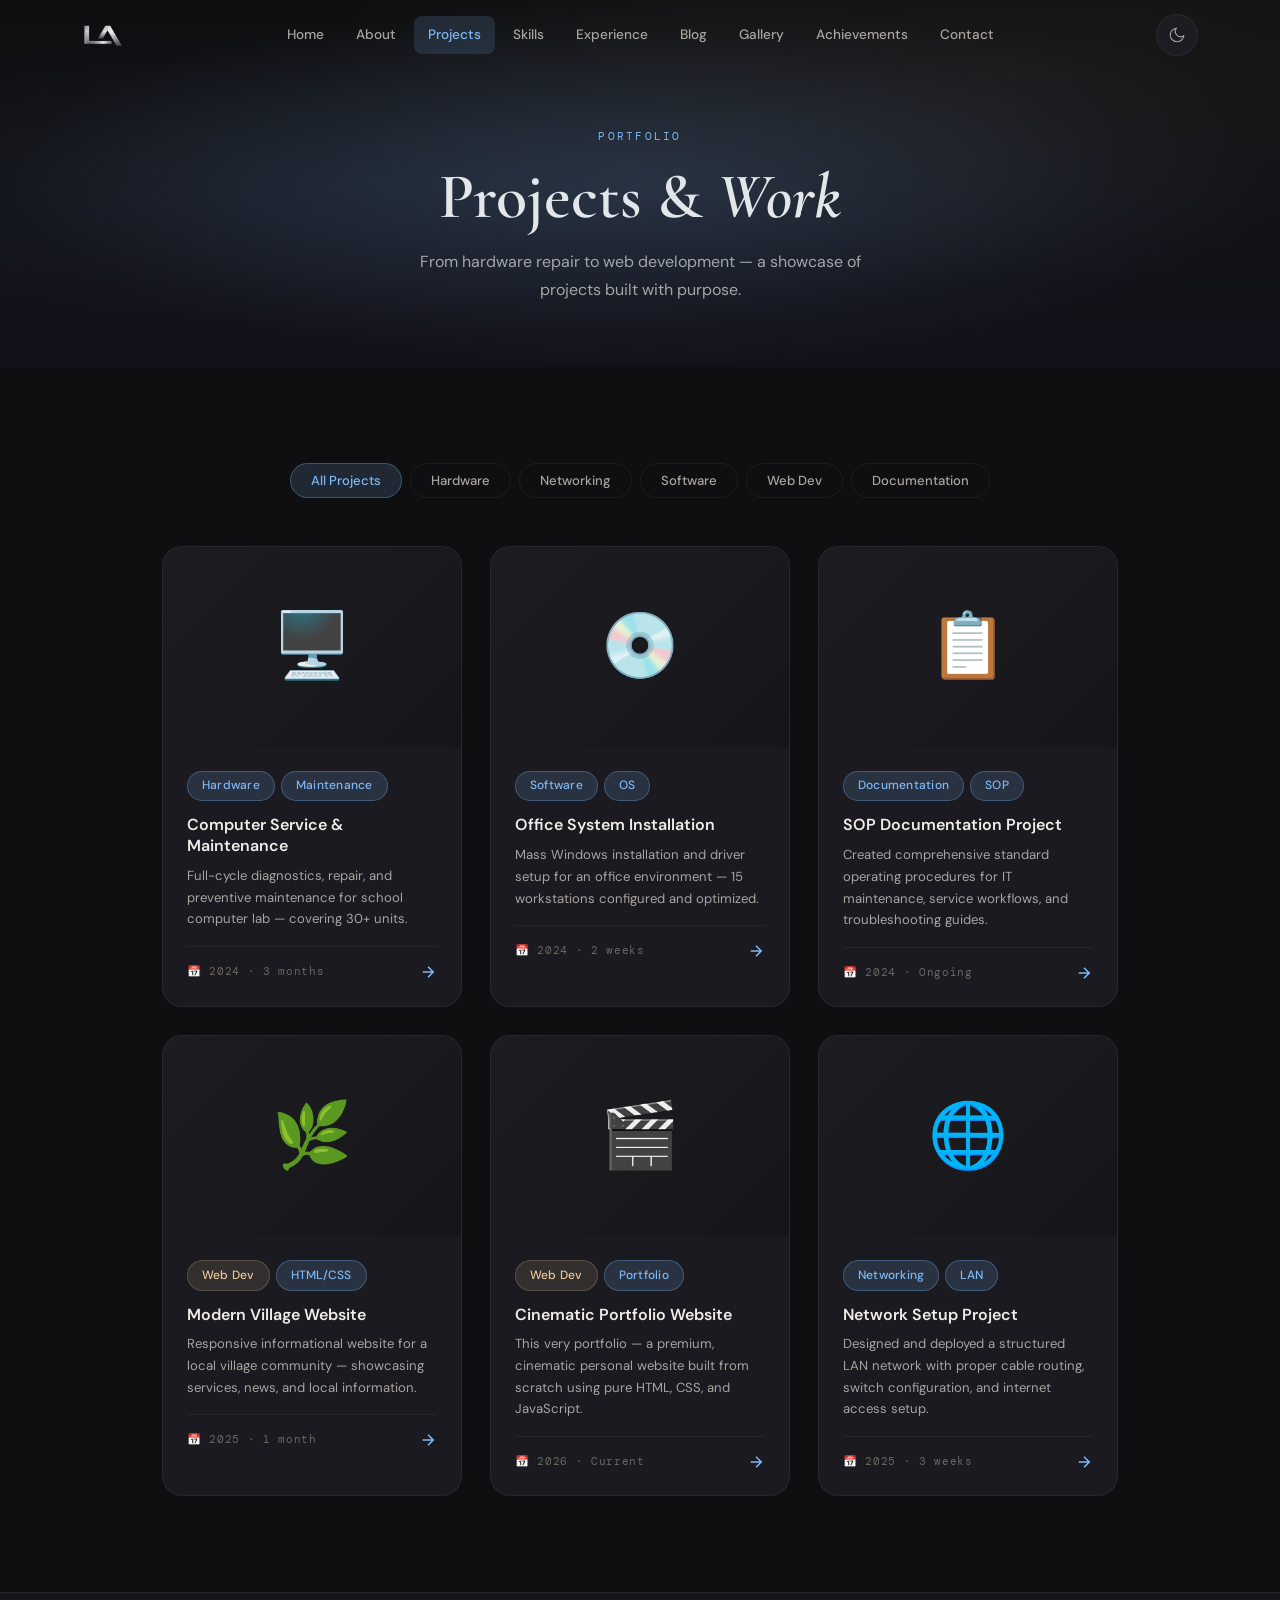
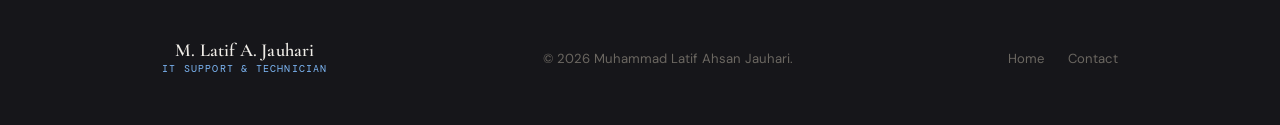
<file: projects.html>
<!DOCTYPE html>
<html lang="id" data-theme="dark">
<head>
  <meta charset="UTF-8" />
  <meta name="viewport" content="width=device-width, initial-scale=1.0" />
  <title>Projects — Muhammad Latif Ahsan Jauhari</title>
  <link rel="stylesheet" href="assets/css/style.css" />
  <link rel="stylesheet" href="assets/css/animations.css" />
  <link rel="stylesheet" href="assets/css/theme.css" />
  <link rel="stylesheet" href="assets/css/responsive.css" />
  <style>
    .projects-grid {
      display: grid;
      grid-template-columns: repeat(3, 1fr);
      gap: 1.75rem;
    }

    .project-card {
      background: var(--bg-card);
      border: 1px solid var(--border-subtle);
      border-radius: var(--radius-lg);
      overflow: hidden;
      transition: all var(--transition-smooth);
      cursor: pointer;
    }

    .project-card:hover {
      border-color: var(--border-accent);
      transform: translateY(-6px);
      box-shadow: var(--shadow-md), 0 0 30px var(--accent-blue-glow);
    }

    .project-thumb {
      height: 200px;
      background: linear-gradient(135deg, var(--bg-tertiary), var(--bg-secondary));
      display: flex;
      align-items: center;
      justify-content: center;
      font-size: 4rem;
      position: relative;
      overflow: hidden;
      transition: all var(--transition-smooth);
    }

    .project-card:hover .project-thumb {
      transform: scale(1.02);
    }

    .project-thumb-overlay {
      position: absolute;
      inset: 0;
      background: rgba(0,0,0,0.4);
      display: flex;
      align-items: center;
      justify-content: center;
      opacity: 0;
      transition: opacity var(--transition-smooth);
    }

    .project-card:hover .project-thumb-overlay {
      opacity: 1;
    }

    .project-thumb-btn {
      background: var(--accent-blue);
      color: #fff;
      padding: 0.6rem 1.5rem;
      border-radius: 100px;
      font-size: 0.82rem;
      font-weight: 600;
      letter-spacing: 0.02em;
      transform: translateY(10px);
      transition: transform var(--transition-smooth);
    }

    .project-card:hover .project-thumb-btn {
      transform: translateY(0);
    }

    .project-body {
      padding: 1.5rem;
    }

    .project-tags {
      display: flex;
      gap: 0.375rem;
      flex-wrap: wrap;
      margin-bottom: 0.875rem;
    }

    .project-title {
      font-size: 1rem;
      font-weight: 600;
      color: var(--text-primary);
      margin-bottom: 0.5rem;
      line-height: 1.3;
    }

    .project-desc {
      font-size: 0.82rem;
      color: var(--text-secondary);
      line-height: 1.65;
      margin-bottom: 1rem;
    }

    .project-footer {
      display: flex;
      justify-content: space-between;
      align-items: center;
      padding-top: 1rem;
      border-top: 1px solid var(--border-subtle);
    }

    .project-timeline {
      font-family: 'DM Mono', monospace;
      font-size: 0.7rem;
      color: var(--text-muted);
      letter-spacing: 0.06em;
    }

    .project-link-icon {
      color: var(--accent-blue);
      transition: transform var(--transition-fast);
    }

    .project-card:hover .project-link-icon {
      transform: translateX(3px);
    }

    /* Modal Styles */
    .project-modal-inner {
      position: relative;
      padding: 0;
    }

    .project-modal-hero {
      height: 240px;
      background: linear-gradient(135deg, var(--bg-tertiary), var(--bg-secondary));
      display: flex;
      align-items: center;
      justify-content: center;
      font-size: 5rem;
      border-radius: var(--radius-xl) var(--radius-xl) 0 0;
    }

    .project-modal-body {
      padding: 2.5rem;
    }

    .project-modal-tools {
      display: flex;
      flex-wrap: wrap;
      gap: 0.5rem;
      margin-bottom: 1.5rem;
    }

    .project-features {
      list-style: none;
      display: flex;
      flex-direction: column;
      gap: 0.5rem;
    }

    .project-features li {
      font-size: 0.875rem;
      color: var(--text-secondary);
      display: flex;
      align-items: flex-start;
      gap: 0.625rem;
      line-height: 1.6;
    }

    .project-features li::before {
      content: '→';
      color: var(--accent-blue);
      flex-shrink: 0;
      margin-top: 0.1rem;
    }

    @media (max-width: 1024px) {
      .projects-grid { grid-template-columns: repeat(2, 1fr); }
    }

    @media (max-width: 640px) {
      .projects-grid { grid-template-columns: 1fr; }
    }
  </style>
</head>
<body>
  <div class="scroll-progress" id="scrollProgress"></div>

  <nav class="navbar" id="navbar">
    <div class="navbar-inner">
      <a href="index.html" class="navbar-logo">
         <img src="assets/img/logo.png" alt="LA Logo" class="navbar-logo-img">
     </a>
      <div class="navbar-menu">
        <a href="index.html" class="nav-link">Home</a>
        <a href="about.html" class="nav-link">About</a>
        <a href="projects.html" class="nav-link active">Projects</a>
        <a href="skills.html" class="nav-link">Skills</a>
        <a href="experience.html" class="nav-link">Experience</a>
        <a href="blog.html" class="nav-link">Blog</a>
        <a href="gallery.html" class="nav-link">Gallery</a>
        <a href="achievements.html" class="nav-link">Achievements</a>
        <a href="contact.html" class="nav-link">Contact</a>
      </div>
      <div class="navbar-actions">
        <button class="theme-toggle" aria-label="Toggle theme">
          <svg class="icon-moon" viewBox="0 0 24 24" fill="none" stroke="currentColor" stroke-width="1.5"><path d="M21 12.79A9 9 0 1 1 11.21 3 7 7 0 0 0 21 12.79z"/></svg>
          <svg class="icon-sun" viewBox="0 0 24 24" fill="none" stroke="currentColor" stroke-width="1.5"><circle cx="12" cy="12" r="5"/><line x1="12" y1="1" x2="12" y2="3"/><line x1="12" y1="21" x2="12" y2="23"/><line x1="4.22" y1="4.22" x2="5.64" y2="5.64"/><line x1="18.36" y1="18.36" x2="19.78" y2="19.78"/><line x1="1" y1="12" x2="3" y2="12"/><line x1="21" y1="12" x2="23" y2="12"/><line x1="4.22" y1="19.78" x2="5.64" y2="18.36"/><line x1="18.36" y1="5.64" x2="19.78" y2="4.22"/></svg>
        </button>
        <button class="hamburger" id="hamburger"><span></span><span></span><span></span></button>
      </div>
    </div>
  </nav>

  <div class="mobile-menu" id="mobileMenu">
    <a href="index.html" class="mobile-nav-link">Home</a>
    <a href="about.html" class="mobile-nav-link">About</a>
    <a href="projects.html" class="mobile-nav-link active">Projects</a>
    <a href="skills.html" class="mobile-nav-link">Skills</a>
    <a href="experience.html" class="mobile-nav-link">Experience</a>
    <a href="blog.html" class="mobile-nav-link">Blog</a>
    <a href="gallery.html" class="mobile-nav-link">Gallery</a>
    <a href="achievements.html" class="mobile-nav-link">Achievements</a>
    <a href="contact.html" class="mobile-nav-link">Contact</a>
  </div>

  <div class="page-header">
    <div class="container">
      <span class="page-header-eyebrow">Portfolio</span>
      <h1 class="page-header-title">Projects &amp; <em>Work</em></h1>
      <p class="page-header-subtitle">From hardware repair to web development — a showcase of projects built with purpose.</p>
    </div>
  </div>

  <section class="section">
    <div class="container">
      <!-- Filters -->
      <div class="filter-tabs reveal">
        <button class="filter-btn active" data-filter="all">All Projects</button>
        <button class="filter-btn" data-filter="hardware">Hardware</button>
        <button class="filter-btn" data-filter="network">Networking</button>
        <button class="filter-btn" data-filter="software">Software</button>
        <button class="filter-btn" data-filter="web">Web Dev</button>
        <button class="filter-btn" data-filter="docs">Documentation</button>
      </div>

      <div class="projects-grid stagger-children">

        <div class="project-card" data-category="hardware" data-project-trigger="1">
          <div class="project-thumb">
            🖥️
            <div class="project-thumb-overlay">
              <div class="project-thumb-btn">View Details</div>
            </div>
          </div>
          <div class="project-body">
            <div class="project-tags">
              <span class="badge">Hardware</span>
              <span class="badge">Maintenance</span>
            </div>
            <h3 class="project-title">Computer Service & Maintenance</h3>
            <p class="project-desc">Full-cycle diagnostics, repair, and preventive maintenance for school computer lab — covering 30+ units.</p>
            <div class="project-footer">
              <span class="project-timeline">📅 2024 · 3 months</span>
              <svg class="project-link-icon" width="18" height="18" viewBox="0 0 24 24" fill="none" stroke="currentColor" stroke-width="2"><path d="M5 12h14M12 5l7 7-7 7"/></svg>
            </div>
          </div>
        </div>

        <div class="project-card" data-category="software" data-project-trigger="2">
          <div class="project-thumb">
            💿
            <div class="project-thumb-overlay">
              <div class="project-thumb-btn">View Details</div>
            </div>
          </div>
          <div class="project-body">
            <div class="project-tags">
              <span class="badge">Software</span>
              <span class="badge">OS</span>
            </div>
            <h3 class="project-title">Office System Installation</h3>
            <p class="project-desc">Mass Windows installation and driver setup for an office environment — 15 workstations configured and optimized.</p>
            <div class="project-footer">
              <span class="project-timeline">📅 2024 · 2 weeks</span>
              <svg class="project-link-icon" width="18" height="18" viewBox="0 0 24 24" fill="none" stroke="currentColor" stroke-width="2"><path d="M5 12h14M12 5l7 7-7 7"/></svg>
            </div>
          </div>
        </div>

        <div class="project-card" data-category="docs" data-project-trigger="3">
          <div class="project-thumb">
            📋
            <div class="project-thumb-overlay">
              <div class="project-thumb-btn">View Details</div>
            </div>
          </div>
          <div class="project-body">
            <div class="project-tags">
              <span class="badge">Documentation</span>
              <span class="badge">SOP</span>
            </div>
            <h3 class="project-title">SOP Documentation Project</h3>
            <p class="project-desc">Created comprehensive standard operating procedures for IT maintenance, service workflows, and troubleshooting guides.</p>
            <div class="project-footer">
              <span class="project-timeline">📅 2024 · Ongoing</span>
              <svg class="project-link-icon" width="18" height="18" viewBox="0 0 24 24" fill="none" stroke="currentColor" stroke-width="2"><path d="M5 12h14M12 5l7 7-7 7"/></svg>
            </div>
          </div>
        </div>

        <div class="project-card" data-category="web" data-project-trigger="4">
          <div class="project-thumb">
            🌿
            <div class="project-thumb-overlay">
              <div class="project-thumb-btn">View Details</div>
            </div>
          </div>
          <div class="project-body">
            <div class="project-tags">
              <span class="badge badge-warm">Web Dev</span>
              <span class="badge">HTML/CSS</span>
            </div>
            <h3 class="project-title">Modern Village Website</h3>
            <p class="project-desc">Responsive informational website for a local village community — showcasing services, news, and local information.</p>
            <div class="project-footer">
              <span class="project-timeline">📅 2025 · 1 month</span>
              <svg class="project-link-icon" width="18" height="18" viewBox="0 0 24 24" fill="none" stroke="currentColor" stroke-width="2"><path d="M5 12h14M12 5l7 7-7 7"/></svg>
            </div>
          </div>
        </div>

        <div class="project-card" data-category="web" data-project-trigger="5">
          <div class="project-thumb">
            🎬
            <div class="project-thumb-overlay">
              <div class="project-thumb-btn">View Details</div>
            </div>
          </div>
          <div class="project-body">
            <div class="project-tags">
              <span class="badge badge-warm">Web Dev</span>
              <span class="badge">Portfolio</span>
            </div>
            <h3 class="project-title">Cinematic Portfolio Website</h3>
            <p class="project-desc">This very portfolio — a premium, cinematic personal website built from scratch using pure HTML, CSS, and JavaScript.</p>
            <div class="project-footer">
              <span class="project-timeline">📅 2026 · Current</span>
              <svg class="project-link-icon" width="18" height="18" viewBox="0 0 24 24" fill="none" stroke="currentColor" stroke-width="2"><path d="M5 12h14M12 5l7 7-7 7"/></svg>
            </div>
          </div>
        </div>

        <div class="project-card" data-category="network" data-project-trigger="6">
          <div class="project-thumb">
            🌐
            <div class="project-thumb-overlay">
              <div class="project-thumb-btn">View Details</div>
            </div>
          </div>
          <div class="project-body">
            <div class="project-tags">
              <span class="badge">Networking</span>
              <span class="badge">LAN</span>
            </div>
            <h3 class="project-title">Network Setup Project</h3>
            <p class="project-desc">Designed and deployed a structured LAN network with proper cable routing, switch configuration, and internet access setup.</p>
            <div class="project-footer">
              <span class="project-timeline">📅 2025 · 3 weeks</span>
              <svg class="project-link-icon" width="18" height="18" viewBox="0 0 24 24" fill="none" stroke="currentColor" stroke-width="2"><path d="M5 12h14M12 5l7 7-7 7"/></svg>
            </div>
          </div>
        </div>

      </div>
    </div>
  </section>

  <!-- PROJECT DETAIL MODAL -->
  <div class="modal-overlay" id="projectModal">
    <div class="modal-content">
      <button class="modal-close" id="projectModalClose" aria-label="Close">
        <svg width="18" height="18" viewBox="0 0 24 24" fill="none" stroke="currentColor" stroke-width="2"><line x1="18" y1="6" x2="6" y2="18"/><line x1="6" y1="6" x2="18" y2="18"/></svg>
      </button>
      <div class="project-modal-inner">
        <div class="project-modal-hero" id="modalEmoji">🖥️</div>
        <div class="project-modal-body">
          <h2 id="modalTitle" style="font-family:'Cormorant Garamond',serif;font-size:1.8rem;font-weight:600;color:var(--text-primary);margin-bottom:0.5rem;"></h2>
          <p id="modalTimeline" style="font-family:'DM Mono',monospace;font-size:0.72rem;color:var(--text-muted);margin-bottom:1.5rem;"></p>
          <p id="modalDesc" style="font-size:0.95rem;color:var(--text-secondary);line-height:1.75;margin-bottom:1.5rem;"></p>
          <h4 style="font-size:0.8rem;text-transform:uppercase;letter-spacing:0.1em;color:var(--text-muted);margin-bottom:0.75rem;font-family:'DM Mono',monospace;">Tools Used</h4>
          <div class="project-modal-tools" id="modalTools"></div>
          <h4 style="font-size:0.8rem;text-transform:uppercase;letter-spacing:0.1em;color:var(--text-muted);margin-bottom:0.75rem;font-family:'DM Mono',monospace;">Key Features</h4>
          <ul class="project-features" id="modalFeatures"></ul>
        </div>
      </div>
    </div>
  </div>

  <footer class="footer">
    <div class="container">
      <div class="footer-inner">
        <div class="navbar-logo">
          <span class="logo-name">M. Latif A. Jauhari</span>
          <span class="logo-title">IT Support & Technician</span>
        </div>
        <p class="footer-copy">© 2026 Muhammad Latif Ahsan Jauhari.</p>
        <div class="footer-links">
          <a href="index.html">Home</a>
          <a href="contact.html">Contact</a>
        </div>
      </div>
    </div>
  </footer>

  <button class="back-to-top" id="backToTop" aria-label="Back to top">
    <svg viewBox="0 0 24 24" fill="none" stroke="currentColor" stroke-width="2"><path d="M18 15l-6-6-6 6"/></svg>
  </button>

  <script>
    // Projects data
    window.projectsData = {
      '1': {
        title: 'Computer Service & Maintenance',
        timeline: '2024 · Duration: 3 months',
        description: 'A comprehensive computer maintenance project for a school computer lab covering 30+ units. Performed full hardware diagnostics, cleaning, repair, and preventive maintenance to ensure optimal performance for student use.',
        tools: ['HWiNFO', 'CrystalDiskInfo', 'Windows Troubleshooter', 'Compressed Air', 'Thermal Paste', 'Screwdriver Set'],
        features: ['Hardware diagnostics and fault identification for 30+ computers', 'RAM and HDD cleaning and replacement', 'Thermal paste reapplication for overheating CPUs', 'Preventive maintenance schedule documentation', 'Performance benchmarking before and after service', 'Student-facing support and issue tracking log']
      },
      '2': {
        title: 'Office System Installation',
        timeline: '2024 · Duration: 2 weeks',
        description: 'Managed end-to-end Windows OS installation and system configuration for 15 office workstations. Included driver installation, software setup, network configuration, and user account management.',
        tools: ['Rufus', 'Windows 10/11 ISO', 'Driver Booster', 'Microsoft Office', 'Antivirus Software'],
        features: ['Clean Windows 10/11 installation across 15 workstations', 'Driver installation and hardware verification', 'Microsoft Office suite deployment', 'Network and printer configuration', 'User account setup and security policies', 'System backup and recovery setup']
      },
      '3': {
        title: 'SOP Documentation Project',
        timeline: '2024 · Duration: Ongoing',
        description: 'Created a comprehensive set of Standard Operating Procedures (SOPs) for IT maintenance and support workflows. Documentation covers hardware repair procedures, software troubleshooting guides, and network maintenance checklists.',
        tools: ['Microsoft Word', 'Microsoft Excel', 'Canva', 'Google Docs'],
        features: ['Hardware maintenance SOP (step-by-step guides)', 'Software troubleshooting flowcharts', 'Network maintenance checklists', 'Inventory management templates', 'User complaint tracking system', 'Service report templates']
      },
      '4': {
        title: 'Modern Village Website',
        timeline: '2025 · Duration: 1 month',
        description: 'Designed and developed a responsive informational website for a local village community. The site features a clean, modern design with information about village services, news announcements, and local contact details.',
        tools: ['HTML5', 'CSS3', 'JavaScript', 'Google Maps API', 'Canva'],
        features: ['Responsive design for all screen sizes', 'Village profile and history section', 'News and announcements module', 'Contact information and Google Maps integration', 'Government services information', 'Photo gallery of village activities']
      },
      '5': {
        title: 'Cinematic Portfolio Website',
        timeline: '2026 · Current Project',
        description: 'A premium, multi-page personal portfolio website built entirely from scratch using pure HTML, CSS, and JavaScript. Features a cinematic dark/light theme, smooth animations, and a professional, modern design aesthetic.',
        tools: ['HTML5', 'CSS3 (Variables, Grid, Flexbox)', 'Vanilla JavaScript', 'Google Fonts', 'CSS Animations'],
        features: ['Dual dark/light theme with localStorage persistence', 'Animated loading screen and scroll progress', 'Intersection Observer API for scroll animations', 'Glassmorphism design elements', 'Animated skill progress bars', 'Project modal with filter system', 'Responsive for all devices', 'Gallery with lightbox preview']
      },
      '6': {
        title: 'Network Setup Project',
        timeline: '2025 · Duration: 3 weeks',
        description: 'Planned, designed, and deployed a structured LAN network for a small office environment. The project involved cable routing, switch and router configuration, IP addressing, and internet access setup with proper documentation.',
        tools: ['Cisco Packet Tracer', 'TP-Link Switch', 'Cat6 Cables', 'RJ45 Crimper', 'Wireshark (Basic)'],
        features: ['Network topology design and planning', 'Structured Cat6 cable installation and routing', 'Switch configuration (VLANs, port settings)', 'Router and DHCP configuration', 'Internet access setup and testing', 'Network diagram and documentation']
      }
    };

    // Handle emoji for each project
    document.querySelectorAll('[data-project-trigger]').forEach(card => {
      card.addEventListener('click', () => {
        const emojis = { '1':'🖥️','2':'💿','3':'📋','4':'🌿','5':'🎬','6':'🌐' };
        const id = card.getAttribute('data-project-trigger');
        const modalEmoji = document.getElementById('modalEmoji');
        if (modalEmoji) modalEmoji.textContent = emojis[id] || '🖥️';
      });
    });
  </script>

  <script src="assets/js/navbar.js"></script>
  <script src="assets/js/main.js"></script>
  <script src="assets/js/gallery.js"></script>
  <script src="assets/js/theme.js"></script>
</body>
</html>
</file>
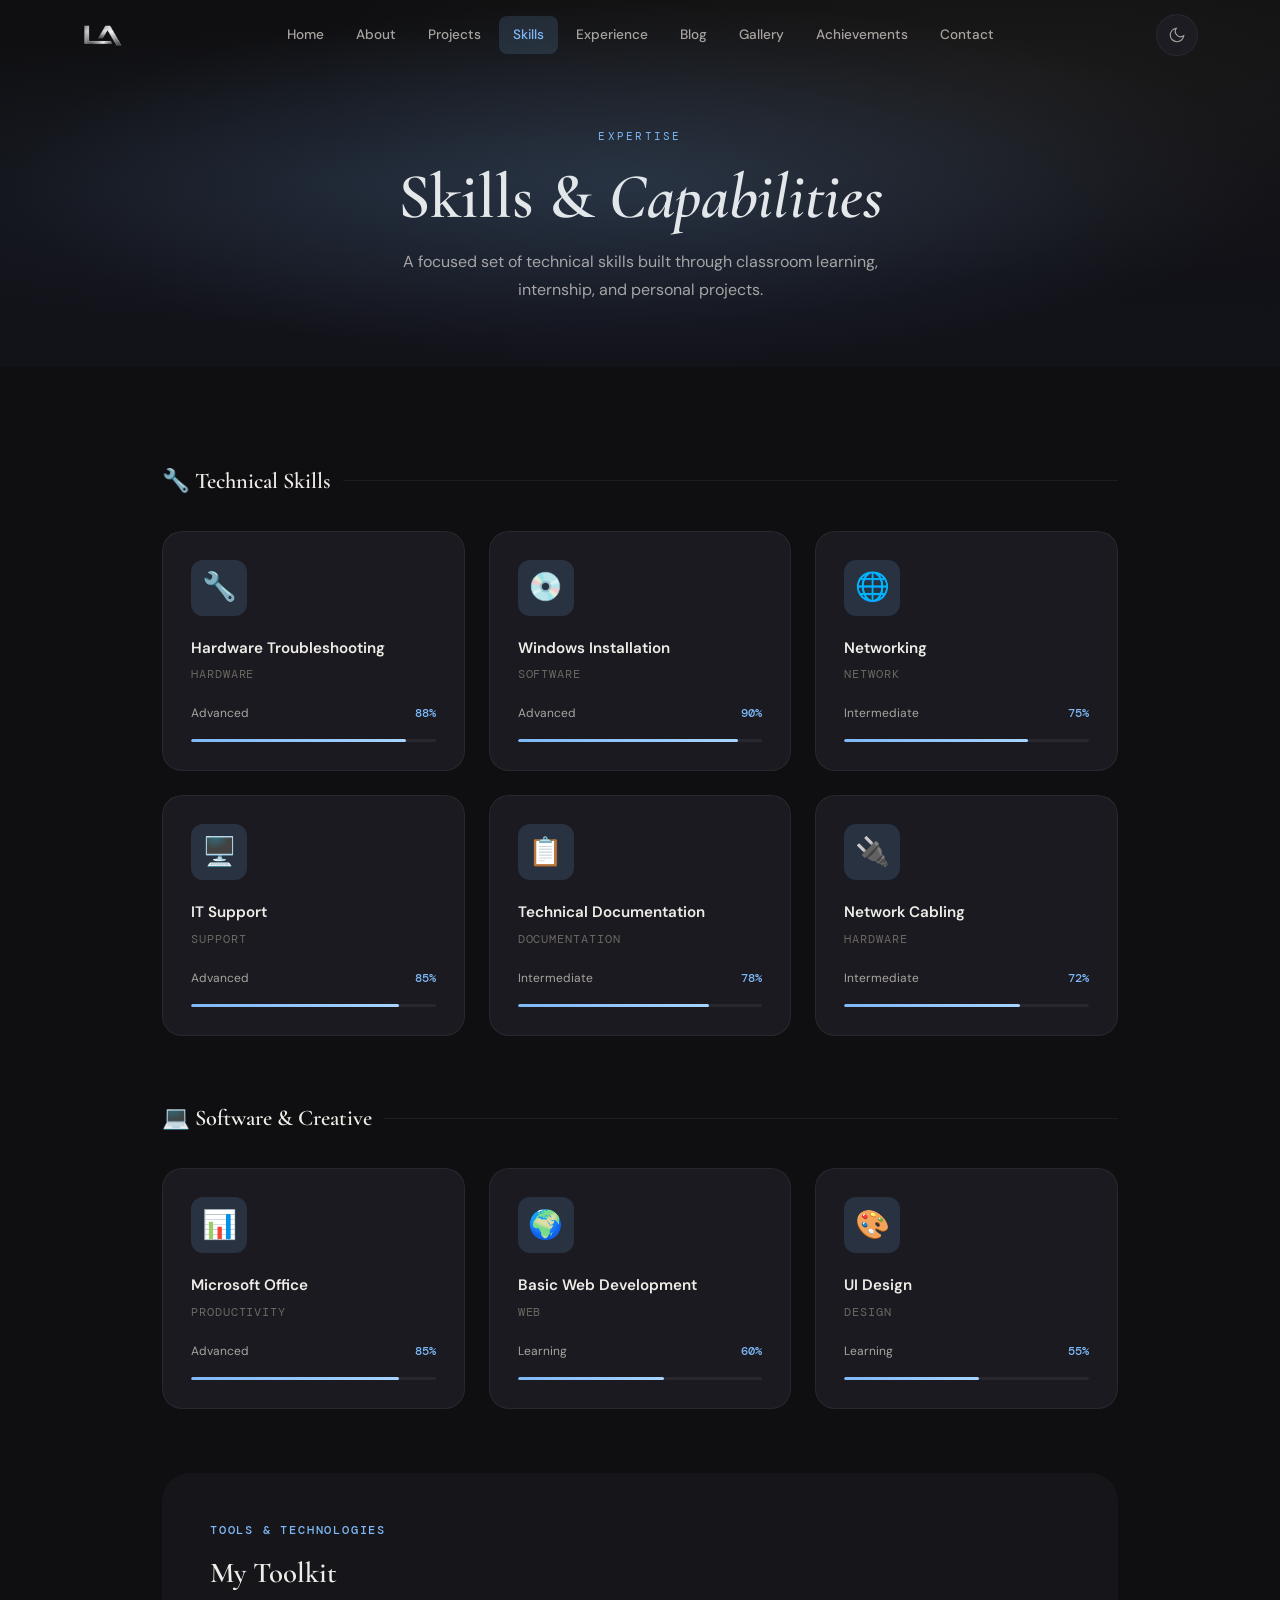
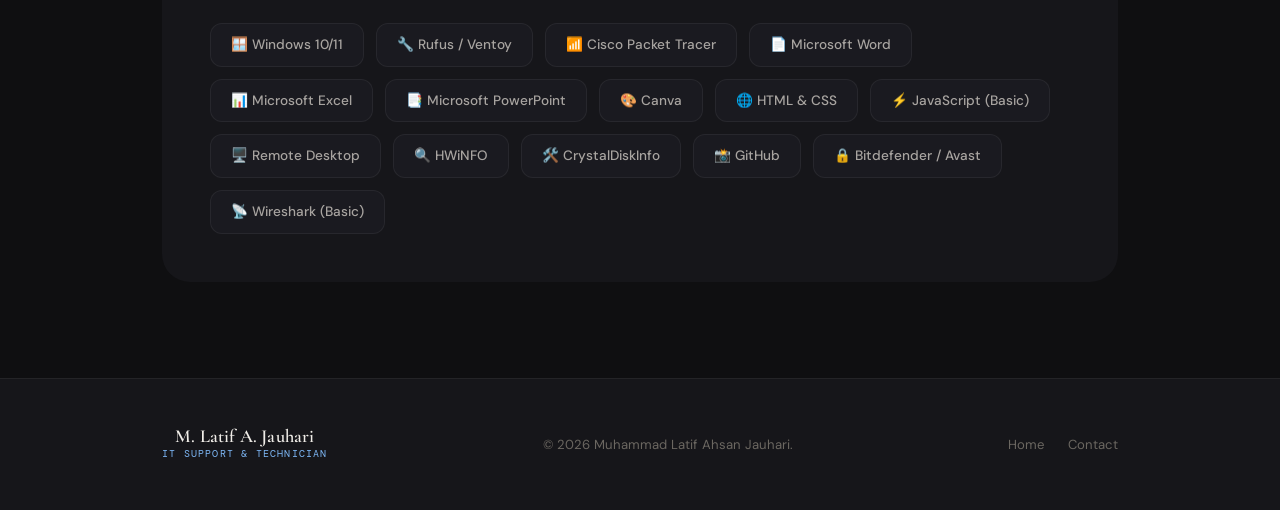
<file: skills.html>
<!DOCTYPE html>
<html lang="id" data-theme="dark">
<head>
  <meta charset="UTF-8" />
  <meta name="viewport" content="width=device-width, initial-scale=1.0" />
  <title>Skills — Muhammad Latif Ahsan Jauhari</title>
  <link rel="stylesheet" href="assets/css/style.css" />
  <link rel="stylesheet" href="assets/css/animations.css" />
  <link rel="stylesheet" href="assets/css/theme.css" />
  <link rel="stylesheet" href="assets/css/responsive.css" />
  <style>
    .skills-grid {
      display: grid;
      grid-template-columns: repeat(3, 1fr);
      gap: 1.5rem;
    }

    .skill-card {
      background: var(--bg-card);
      border: 1px solid var(--border-subtle);
      border-radius: var(--radius-lg);
      padding: 1.75rem;
      transition: all var(--transition-smooth);
      cursor: default;
    }

    .skill-card:hover {
      border-color: var(--border-accent);
      transform: translateY(-5px);
      box-shadow: var(--shadow-md), 0 0 30px var(--accent-blue-glow);
    }

    .skill-icon-wrap {
      width: 56px;
      height: 56px;
      background: var(--accent-blue-dim);
      border-radius: var(--radius-md);
      display: flex;
      align-items: center;
      justify-content: center;
      font-size: 1.75rem;
      margin-bottom: 1.25rem;
      transition: all var(--transition-smooth);
    }

    .skill-card:hover .skill-icon-wrap {
      background: var(--accent-blue);
      transform: scale(1.05);
    }

    .skill-name {
      font-size: 0.95rem;
      font-weight: 600;
      color: var(--text-primary);
      margin-bottom: 0.375rem;
    }

    .skill-category {
      font-size: 0.72rem;
      color: var(--text-muted);
      text-transform: uppercase;
      letter-spacing: 0.08em;
      font-family: 'DM Mono', monospace;
      margin-bottom: 1.25rem;
    }

    .skill-meta {
      display: flex;
      justify-content: space-between;
      align-items: center;
      margin-bottom: 0.5rem;
    }

    .skill-level {
      font-size: 0.75rem;
      color: var(--text-secondary);
    }

    .skill-pct {
      font-family: 'DM Mono', monospace;
      font-size: 0.75rem;
      color: var(--accent-blue);
      font-weight: 500;
    }

    /* Category section */
    .cat-section {
      margin-bottom: 4rem;
    }

    .cat-label {
      display: flex;
      align-items: center;
      gap: 0.75rem;
      margin-bottom: 2rem;
    }

    .cat-label-text {
      font-family: 'Cormorant Garamond', serif;
      font-size: 1.4rem;
      font-weight: 600;
      color: var(--text-primary);
    }

    .cat-label-line {
      flex: 1;
      height: 1px;
      background: var(--border-subtle);
    }

    /* Tool tags */
    .tools-section {
      background: var(--bg-secondary);
      border-radius: var(--radius-xl);
      padding: 3rem;
      margin-top: 4rem;
    }

    .tools-grid {
      display: flex;
      flex-wrap: wrap;
      gap: 0.75rem;
      margin-top: 2rem;
    }

    .tool-tag {
      display: inline-flex;
      align-items: center;
      gap: 0.5rem;
      padding: 0.625rem 1.25rem;
      background: var(--bg-card);
      border: 1px solid var(--border-subtle);
      border-radius: var(--radius-md);
      font-size: 0.85rem;
      color: var(--text-secondary);
      font-weight: 500;
      transition: all var(--transition-fast);
      cursor: default;
    }

    .tool-tag:hover {
      border-color: var(--border-accent);
      color: var(--accent-blue);
      background: var(--accent-blue-dim);
      transform: translateY(-2px);
    }

    @media (max-width: 768px) {
      .skills-grid { grid-template-columns: repeat(2, 1fr); }
      .tools-section { padding: 2rem 1.5rem; }
    }

    @media (max-width: 480px) {
      .skills-grid { grid-template-columns: 1fr; }
    }
  </style>
</head>
<body>
  <div class="scroll-progress" id="scrollProgress"></div>

  <nav class="navbar" id="navbar">
    <div class="navbar-inner">
      <a href="index.html" class="navbar-logo">
         <img src="assets/img/logo.png" alt="LA Logo" class="navbar-logo-img">
      </a>
      <div class="navbar-menu">
        <a href="index.html" class="nav-link">Home</a>
        <a href="about.html" class="nav-link">About</a>
        <a href="projects.html" class="nav-link">Projects</a>
        <a href="skills.html" class="nav-link active">Skills</a>
        <a href="experience.html" class="nav-link">Experience</a>
        <a href="blog.html" class="nav-link">Blog</a>
        <a href="gallery.html" class="nav-link">Gallery</a>
        <a href="achievements.html" class="nav-link">Achievements</a>
        <a href="contact.html" class="nav-link">Contact</a>
      </div>
      <div class="navbar-actions">
        <button class="theme-toggle" aria-label="Toggle theme">
          <svg class="icon-moon" viewBox="0 0 24 24" fill="none" stroke="currentColor" stroke-width="1.5"><path d="M21 12.79A9 9 0 1 1 11.21 3 7 7 0 0 0 21 12.79z"/></svg>
          <svg class="icon-sun" viewBox="0 0 24 24" fill="none" stroke="currentColor" stroke-width="1.5"><circle cx="12" cy="12" r="5"/><line x1="12" y1="1" x2="12" y2="3"/><line x1="12" y1="21" x2="12" y2="23"/><line x1="4.22" y1="4.22" x2="5.64" y2="5.64"/><line x1="18.36" y1="18.36" x2="19.78" y2="19.78"/><line x1="1" y1="12" x2="3" y2="12"/><line x1="21" y1="12" x2="23" y2="12"/><line x1="4.22" y1="19.78" x2="5.64" y2="18.36"/><line x1="18.36" y1="5.64" x2="19.78" y2="4.22"/></svg>
        </button>
        <button class="hamburger" id="hamburger"><span></span><span></span><span></span></button>
      </div>
    </div>
  </nav>

  <div class="mobile-menu" id="mobileMenu">
    <a href="index.html" class="mobile-nav-link">Home</a>
    <a href="about.html" class="mobile-nav-link">About</a>
    <a href="projects.html" class="mobile-nav-link">Projects</a>
    <a href="skills.html" class="mobile-nav-link active">Skills</a>
    <a href="experience.html" class="mobile-nav-link">Experience</a>
    <a href="blog.html" class="mobile-nav-link">Blog</a>
    <a href="gallery.html" class="mobile-nav-link">Gallery</a>
    <a href="achievements.html" class="mobile-nav-link">Achievements</a>
    <a href="contact.html" class="mobile-nav-link">Contact</a>
  </div>

  <div class="page-header">
    <div class="container">
      <span class="page-header-eyebrow">Expertise</span>
      <h1 class="page-header-title">Skills &amp; <em>Capabilities</em></h1>
      <p class="page-header-subtitle">A focused set of technical skills built through classroom learning, internship, and personal projects.</p>
    </div>
  </div>

  <section class="section">
    <div class="container">

      <!-- Technical Skills -->
      <div class="cat-section reveal">
        <div class="cat-label">
          <span class="cat-label-text">🔧 Technical Skills</span>
          <div class="cat-label-line"></div>
        </div>
        <div class="skills-grid">

          <div class="skill-card">
            <div class="skill-icon-wrap">🔧</div>
            <div class="skill-name">Hardware Troubleshooting</div>
            <div class="skill-category">Hardware</div>
            <div class="skill-meta">
              <span class="skill-level">Advanced</span>
              <span class="skill-pct">88%</span>
            </div>
            <div class="skill-progress-bar">
              <div class="skill-progress-fill" data-width="88%"></div>
            </div>
          </div>

          <div class="skill-card">
            <div class="skill-icon-wrap">💿</div>
            <div class="skill-name">Windows Installation</div>
            <div class="skill-category">Software</div>
            <div class="skill-meta">
              <span class="skill-level">Advanced</span>
              <span class="skill-pct">90%</span>
            </div>
            <div class="skill-progress-bar">
              <div class="skill-progress-fill" data-width="90%"></div>
            </div>
          </div>

          <div class="skill-card">
            <div class="skill-icon-wrap">🌐</div>
            <div class="skill-name">Networking</div>
            <div class="skill-category">Network</div>
            <div class="skill-meta">
              <span class="skill-level">Intermediate</span>
              <span class="skill-pct">75%</span>
            </div>
            <div class="skill-progress-bar">
              <div class="skill-progress-fill" data-width="75%"></div>
            </div>
          </div>

          <div class="skill-card">
            <div class="skill-icon-wrap">🖥️</div>
            <div class="skill-name">IT Support</div>
            <div class="skill-category">Support</div>
            <div class="skill-meta">
              <span class="skill-level">Advanced</span>
              <span class="skill-pct">85%</span>
            </div>
            <div class="skill-progress-bar">
              <div class="skill-progress-fill" data-width="85%"></div>
            </div>
          </div>

          <div class="skill-card">
            <div class="skill-icon-wrap">📋</div>
            <div class="skill-name">Technical Documentation</div>
            <div class="skill-category">Documentation</div>
            <div class="skill-meta">
              <span class="skill-level">Intermediate</span>
              <span class="skill-pct">78%</span>
            </div>
            <div class="skill-progress-bar">
              <div class="skill-progress-fill" data-width="78%"></div>
            </div>
          </div>

          <div class="skill-card">
            <div class="skill-icon-wrap">🔌</div>
            <div class="skill-name">Network Cabling</div>
            <div class="skill-category">Hardware</div>
            <div class="skill-meta">
              <span class="skill-level">Intermediate</span>
              <span class="skill-pct">72%</span>
            </div>
            <div class="skill-progress-bar">
              <div class="skill-progress-fill" data-width="72%"></div>
            </div>
          </div>
        </div>
      </div>

      <!-- Software & Creative -->
      <div class="cat-section reveal">
        <div class="cat-label">
          <span class="cat-label-text">💻 Software & Creative</span>
          <div class="cat-label-line"></div>
        </div>
        <div class="skills-grid">
          <div class="skill-card">
            <div class="skill-icon-wrap">📊</div>
            <div class="skill-name">Microsoft Office</div>
            <div class="skill-category">Productivity</div>
            <div class="skill-meta">
              <span class="skill-level">Advanced</span>
              <span class="skill-pct">85%</span>
            </div>
            <div class="skill-progress-bar">
              <div class="skill-progress-fill" data-width="85%"></div>
            </div>
          </div>

          <div class="skill-card">
            <div class="skill-icon-wrap">🌍</div>
            <div class="skill-name">Basic Web Development</div>
            <div class="skill-category">Web</div>
            <div class="skill-meta">
              <span class="skill-level">Learning</span>
              <span class="skill-pct">60%</span>
            </div>
            <div class="skill-progress-bar">
              <div class="skill-progress-fill" data-width="60%"></div>
            </div>
          </div>

          <div class="skill-card">
            <div class="skill-icon-wrap">🎨</div>
            <div class="skill-name">UI Design</div>
            <div class="skill-category">Design</div>
            <div class="skill-meta">
              <span class="skill-level">Learning</span>
              <span class="skill-pct">55%</span>
            </div>
            <div class="skill-progress-bar">
              <div class="skill-progress-fill" data-width="55%"></div>
            </div>
          </div>
        </div>
      </div>

      <!-- Tools & Technologies -->
      <div class="tools-section reveal">
        <div class="section-header" style="text-align:left;margin-bottom:0;">
          <span class="section-eyebrow">Tools & Technologies</span>
          <h2 class="section-title" style="text-align:left;font-size:1.8rem;">My Toolkit</h2>
        </div>
        <div class="tools-grid">
          <div class="tool-tag">🪟 Windows 10/11</div>
          <div class="tool-tag">🔧 Rufus / Ventoy</div>
          <div class="tool-tag">📶 Cisco Packet Tracer</div>
          <div class="tool-tag">📄 Microsoft Word</div>
          <div class="tool-tag">📊 Microsoft Excel</div>
          <div class="tool-tag">📑 Microsoft PowerPoint</div>
          <div class="tool-tag">🎨 Canva</div>
          <div class="tool-tag">🌐 HTML & CSS</div>
          <div class="tool-tag">⚡ JavaScript (Basic)</div>
          <div class="tool-tag">🖥️ Remote Desktop</div>
          <div class="tool-tag">🔍 HWiNFO</div>
          <div class="tool-tag">🛠️ CrystalDiskInfo</div>
          <div class="tool-tag">📸 GitHub</div>
          <div class="tool-tag">🔒 Bitdefender / Avast</div>
          <div class="tool-tag">📡 Wireshark (Basic)</div>
        </div>
      </div>

    </div>
  </section>

  <footer class="footer">
    <div class="container">
      <div class="footer-inner">
        <div class="navbar-logo">
          <span class="logo-name">M. Latif A. Jauhari</span>
          <span class="logo-title">IT Support & Technician</span>
        </div>
        <p class="footer-copy">© 2026 Muhammad Latif Ahsan Jauhari.</p>
        <div class="footer-links">
          <a href="index.html">Home</a>
          <a href="contact.html">Contact</a>
        </div>
      </div>
    </div>
  </footer>

  <button class="back-to-top" id="backToTop" aria-label="Back to top">
    <svg viewBox="0 0 24 24" fill="none" stroke="currentColor" stroke-width="2"><path d="M18 15l-6-6-6 6"/></svg>
  </button>

  <script src="assets/js/navbar.js"></script>
  <script src="assets/js/main.js"></script>
  <script src="assets/js/theme.js"></script>
</body>
</html>
</file>
<file: assets/css/style.css>
/* ============================================
   STYLE.CSS - Base & Components
   Muhammad Latif Ahsan Jauhari Portfolio
============================================ */

@import url('https://fonts.googleapis.com/css2?family=Cormorant+Garamond:ital,wght@0,300;0,400;0,500;0,600;0,700;1,300;1,400&family=DM+Sans:ital,opsz,wght@0,9..40,300;0,9..40,400;0,9..40,500;0,9..40,600;1,9..40,300&family=DM+Mono:wght@300;400;500&display=swap');

/* ============================================
   CSS VARIABLES
============================================ */
:root {
  /* Dark Mode (Default) */
  --bg-primary: #0f0f11;
  --bg-secondary: #16161a;
  --bg-tertiary: #1c1c22;
  --bg-card: #1a1a20;
  --bg-glass: rgba(26, 26, 32, 0.7);

  --text-primary: #f0ede8;
  --text-secondary: #a8a4a0;
  --text-muted: #6b6761;
  --text-accent: #7eb8f7;

  --accent-blue: #7eb8f7;
  --accent-blue-dim: rgba(126, 184, 247, 0.15);
  --accent-blue-glow: rgba(126, 184, 247, 0.25);
  --accent-warm: #e8c99a;
  --accent-warm-dim: rgba(232, 201, 154, 0.12);

  --border-subtle: rgba(255, 255, 255, 0.06);
  --border-medium: rgba(255, 255, 255, 0.1);
  --border-accent: rgba(126, 184, 247, 0.3);

  --shadow-sm: 0 2px 12px rgba(0, 0, 0, 0.3);
  --shadow-md: 0 8px 32px rgba(0, 0, 0, 0.4);
  --shadow-lg: 0 20px 60px rgba(0, 0, 0, 0.5);
  --shadow-accent: 0 0 40px rgba(126, 184, 247, 0.1);
  --shadow-card: 0 4px 24px rgba(0, 0, 0, 0.4);

  --gradient-hero: radial-gradient(ellipse at 30% 50%, rgba(126, 184, 247, 0.08) 0%, transparent 60%),
                   radial-gradient(ellipse at 80% 20%, rgba(232, 201, 154, 0.05) 0%, transparent 50%),
                   linear-gradient(180deg, #0f0f11 0%, #12121a 100%);
  --gradient-card: linear-gradient(135deg, rgba(255,255,255,0.04) 0%, rgba(255,255,255,0.01) 100%);
  --gradient-accent: linear-gradient(135deg, #7eb8f7, #a8d4ff);

  --navbar-bg: rgba(15, 15, 17, 0.85);
  --blur-strength: blur(20px);
  --radius-sm: 8px;
  --radius-md: 12px;
  --radius-lg: 20px;
  --radius-xl: 28px;

  --transition-fast: 0.2s cubic-bezier(0.4, 0, 0.2, 1);
  --transition-smooth: 0.4s cubic-bezier(0.4, 0, 0.2, 1);
  --transition-slow: 0.6s cubic-bezier(0.4, 0, 0.2, 1);
}

[data-theme="light"] {
  --bg-primary: #fafafa;
  --bg-secondary: #f4f4f6;
  --bg-tertiary: #ededf0;
  --bg-card: #ffffff;
  --bg-glass: rgba(255, 255, 255, 0.8);

  --text-primary: #1a1a24;
  --text-secondary: #5c5c6e;
  --text-muted: #9898a8;
  --text-accent: #2c7be5;

  --accent-blue: #2c7be5;
  --accent-blue-dim: rgba(44, 123, 229, 0.08);
  --accent-blue-glow: rgba(44, 123, 229, 0.15);
  --accent-warm: #b8872a;
  --accent-warm-dim: rgba(184, 135, 42, 0.08);

  --border-subtle: rgba(0, 0, 0, 0.06);
  --border-medium: rgba(0, 0, 0, 0.1);
  --border-accent: rgba(44, 123, 229, 0.25);

  --shadow-sm: 0 2px 12px rgba(0, 0, 0, 0.06);
  --shadow-md: 0 8px 32px rgba(0, 0, 0, 0.1);
  --shadow-lg: 0 20px 60px rgba(0, 0, 0, 0.12);
  --shadow-accent: 0 0 40px rgba(44, 123, 229, 0.08);
  --shadow-card: 0 4px 24px rgba(0, 0, 0, 0.08), 0 1px 4px rgba(0,0,0,0.04);

  --gradient-hero: radial-gradient(ellipse at 30% 50%, rgba(44, 123, 229, 0.06) 0%, transparent 60%),
                   radial-gradient(ellipse at 80% 20%, rgba(184, 135, 42, 0.04) 0%, transparent 50%),
                   linear-gradient(180deg, #fafafa 0%, #f4f4f6 100%);
  --gradient-card: linear-gradient(135deg, rgba(255,255,255,0.9) 0%, rgba(255,255,255,0.6) 100%);
  --gradient-accent: linear-gradient(135deg, #2c7be5, #5b9ef7);

  --navbar-bg: rgba(250, 250, 250, 0.9);
}

/* ============================================
   RESET & BASE
============================================ */
*, *::before, *::after {
  box-sizing: border-box;
  margin: 0;
  padding: 0;
}

html {
  scroll-behavior: smooth;
  font-size: 16px;
  -webkit-text-size-adjust: 100%;
}

body {
  font-family: 'DM Sans', sans-serif;
  background-color: var(--bg-primary);
  color: var(--text-primary);
  line-height: 1.6;
  overflow-x: hidden;
  transition: background-color var(--transition-smooth), color var(--transition-smooth);
  -webkit-font-smoothing: antialiased;
  -moz-osx-font-smoothing: grayscale;
}

body.no-scroll { overflow: hidden; }

img {
  max-width: 100%;
  height: auto;
  display: block;
}

a {
  color: inherit;
  text-decoration: none;
}

ul, ol { list-style: none; }

button {
  cursor: pointer;
  border: none;
  background: none;
  font-family: inherit;
}

input, textarea, select {
  font-family: inherit;
}

/* ============================================
   TYPOGRAPHY
============================================ */
.font-display {
  font-family: 'Cormorant Garamond', Georgia, serif;
}

.font-mono {
  font-family: 'DM Mono', monospace;
}

h1, h2, h3, h4, h5 {
  line-height: 1.2;
  font-weight: 600;
}

.text-xs { font-size: 0.75rem; }
.text-sm { font-size: 0.875rem; }
.text-base { font-size: 1rem; }
.text-lg { font-size: 1.125rem; }
.text-xl { font-size: 1.25rem; }
.text-2xl { font-size: 1.5rem; }
.text-3xl { font-size: 1.875rem; }
.text-4xl { font-size: 2.25rem; }
.text-5xl { font-size: 3rem; }
.text-6xl { font-size: 3.75rem; }

/* ============================================
   LAYOUT UTILITIES
============================================ */
.container {
  max-width: 1180px;
  margin: 0 auto;
  padding: 0 2rem;
}

.container-sm {
  max-width: 780px;
  margin: 0 auto;
  padding: 0 2rem;
}

.section {
  padding: 6rem 0;
}

.section-sm { padding: 4rem 0; }

.grid-2 {
  display: grid;
  grid-template-columns: repeat(2, 1fr);
  gap: 2rem;
}

.grid-3 {
  display: grid;
  grid-template-columns: repeat(3, 1fr);
  gap: 2rem;
}

.grid-4 {
  display: grid;
  grid-template-columns: repeat(4, 1fr);
  gap: 1.5rem;
}

.flex { display: flex; }
.flex-center { display: flex; align-items: center; justify-content: center; }
.flex-between { display: flex; align-items: center; justify-content: space-between; }
.flex-col { display: flex; flex-direction: column; }
.gap-1 { gap: 0.5rem; }
.gap-2 { gap: 1rem; }
.gap-3 { gap: 1.5rem; }
.gap-4 { gap: 2rem; }

.text-center { text-align: center; }
.text-right { text-align: right; }

/* ============================================
   SECTION HEADER
============================================ */
.section-header {
  text-align: center;
  margin-bottom: 4rem;
}

.section-eyebrow {
  font-family: 'DM Mono', monospace;
  font-size: 0.75rem;
  font-weight: 500;
  letter-spacing: 0.15em;
  text-transform: uppercase;
  color: var(--accent-blue);
  margin-bottom: 1rem;
  display: block;
}

.section-title {
  font-family: 'Cormorant Garamond', serif;
  font-size: clamp(2rem, 4vw, 3rem);
  font-weight: 600;
  color: var(--text-primary);
  margin-bottom: 1rem;
  line-height: 1.2;
}

.section-subtitle {
  font-size: 1rem;
  color: var(--text-secondary);
  max-width: 520px;
  margin: 0 auto;
  line-height: 1.7;
}

/* ============================================
   CARDS
============================================ */
.card {
  background: var(--bg-card);
  border: 1px solid var(--border-subtle);
  border-radius: var(--radius-lg);
  padding: 2rem;
  box-shadow: var(--shadow-card);
  transition: transform var(--transition-smooth), box-shadow var(--transition-smooth), border-color var(--transition-smooth);
}

.card:hover {
  transform: translateY(-4px);
  box-shadow: var(--shadow-md);
  border-color: var(--border-medium);
}

.card-glass {
  background: var(--bg-glass);
  backdrop-filter: var(--blur-strength);
  -webkit-backdrop-filter: var(--blur-strength);
  border: 1px solid var(--border-subtle);
  border-radius: var(--radius-lg);
}

/* ============================================
   BUTTONS
============================================ */
.btn {
  display: inline-flex;
  align-items: center;
  gap: 0.625rem;
  padding: 0.875rem 2rem;
  border-radius: 100px;
  font-size: 0.9rem;
  font-weight: 500;
  letter-spacing: 0.01em;
  transition: all var(--transition-smooth);
  cursor: pointer;
  white-space: nowrap;
  position: relative;
  overflow: hidden;
}

.btn::before {
  content: '';
  position: absolute;
  inset: 0;
  opacity: 0;
  transition: opacity var(--transition-fast);
}

.btn:hover::before { opacity: 1; }

.btn-primary {
  background: var(--accent-blue);
  color: #fff;
  box-shadow: 0 4px 20px var(--accent-blue-glow);
}

.btn-primary::before {
  background: rgba(255, 255, 255, 0.1);
}

.btn-primary:hover {
  transform: translateY(-2px);
  box-shadow: 0 8px 30px var(--accent-blue-glow);
}

.btn-outline {
  background: transparent;
  color: var(--text-primary);
  border: 1px solid var(--border-medium);
}

.btn-outline::before {
  background: var(--accent-blue-dim);
}

.btn-outline:hover {
  border-color: var(--accent-blue);
  color: var(--accent-blue);
  transform: translateY(-2px);
}

.btn-ghost {
  background: var(--accent-blue-dim);
  color: var(--accent-blue);
  border: 1px solid var(--accent-blue-dim);
}

.btn-ghost:hover {
  background: var(--accent-blue);
  color: #fff;
  transform: translateY(-2px);
}

.btn-sm {
  padding: 0.625rem 1.25rem;
  font-size: 0.8rem;
}

.btn-lg {
  padding: 1.1rem 2.5rem;
  font-size: 1rem;
}

/* ============================================
   BADGE / TAG
============================================ */
.badge {
  display: inline-flex;
  align-items: center;
  gap: 0.375rem;
  padding: 0.3rem 0.875rem;
  border-radius: 100px;
  font-size: 0.75rem;
  font-weight: 500;
  letter-spacing: 0.02em;
  background: var(--accent-blue-dim);
  color: var(--accent-blue);
  border: 1px solid var(--border-accent);
}

.badge-warm {
  background: var(--accent-warm-dim);
  color: var(--accent-warm);
  border-color: rgba(232, 201, 154, 0.2);
}

/* ============================================
   NAVBAR
============================================ */
.navbar {
  position: fixed;
  top: 0;
  left: 0;
  right: 0;
  z-index: 1000;
  height: 70px;
  display: flex;
  align-items: center;
  transition: all var(--transition-smooth);
}

.navbar.scrolled {
  background: var(--navbar-bg);
  backdrop-filter: var(--blur-strength);
  -webkit-backdrop-filter: var(--blur-strength);
  border-bottom: 1px solid var(--border-subtle);
  box-shadow: var(--shadow-sm);
}

.navbar-inner {
  display: flex;
  align-items: center;
  justify-content: space-between;
  width: 100%;
  max-width: 1180px;
  margin: 0 auto;
  padding: 0 2rem;
}

.navbar-logo {
  display: flex;
  flex-direction: column;
  gap: 1px;
}

.logo-name {
  font-family: 'Cormorant Garamond', serif;
  font-size: 1.15rem;
  font-weight: 600;
  color: var(--text-primary);
  letter-spacing: 0.01em;
  line-height: 1;
}

.logo-title {
  font-family: 'DM Mono', monospace;
  font-size: 0.625rem;
  color: var(--accent-blue);
  letter-spacing: 0.12em;
  text-transform: uppercase;
}

.navbar-menu {
  display: flex;
  align-items: center;
  gap: 0.25rem;
}

.nav-link {
  padding: 0.5rem 0.875rem;
  font-size: 0.85rem;
  font-weight: 500;
  color: var(--text-secondary);
  border-radius: var(--radius-sm);
  transition: all var(--transition-fast);
  position: relative;
}

.nav-link:hover, .nav-link.active {
  color: var(--text-primary);
  background: var(--accent-blue-dim);
}

.nav-link.active {
  color: var(--accent-blue);
}

.navbar-actions {
  display: flex;
  align-items: center;
  gap: 0.75rem;
}

.theme-toggle {
  width: 42px;
  height: 42px;
  border-radius: 50%;
  display: flex;
  align-items: center;
  justify-content: center;
  background: var(--bg-tertiary);
  border: 1px solid var(--border-subtle);
  color: var(--text-secondary);
  transition: all var(--transition-fast);
  cursor: pointer;
}

.theme-toggle:hover {
  background: var(--accent-blue-dim);
  color: var(--accent-blue);
  border-color: var(--border-accent);
}

.theme-toggle svg {
  width: 18px;
  height: 18px;
  transition: transform var(--transition-smooth);
}

.theme-toggle:hover svg {
  transform: rotate(20deg);
}

.hamburger {
  display: none;
  width: 42px;
  height: 42px;
  flex-direction: column;
  align-items: center;
  justify-content: center;
  gap: 5px;
  background: var(--bg-tertiary);
  border: 1px solid var(--border-subtle);
  border-radius: var(--radius-sm);
  cursor: pointer;
  transition: all var(--transition-fast);
}

.hamburger span {
  display: block;
  width: 20px;
  height: 1.5px;
  background: var(--text-primary);
  border-radius: 2px;
  transition: all var(--transition-smooth);
  transform-origin: center;
}

.hamburger.open span:nth-child(1) { transform: translateY(6.5px) rotate(45deg); }
.hamburger.open span:nth-child(2) { opacity: 0; transform: scaleX(0); }
.hamburger.open span:nth-child(3) { transform: translateY(-6.5px) rotate(-45deg); }

.mobile-menu {
  display: none;
  position: fixed;
  top: 70px;
  left: 0;
  right: 0;
  bottom: 0;
  background: var(--bg-primary);
  z-index: 999;
  flex-direction: column;
  padding: 2rem;
  gap: 0.5rem;
  overflow-y: auto;
  transform: translateX(100%);
  transition: transform var(--transition-smooth);
}

.mobile-menu.open {
  transform: translateX(0);
}

.mobile-nav-link {
  padding: 1rem 1.5rem;
  font-size: 1rem;
  font-weight: 500;
  color: var(--text-secondary);
  border-radius: var(--radius-md);
  transition: all var(--transition-fast);
  border: 1px solid transparent;
  display: block;
}

.mobile-nav-link:hover, .mobile-nav-link.active {
  background: var(--accent-blue-dim);
  color: var(--accent-blue);
  border-color: var(--border-accent);
}

/* ============================================
   PAGE HEADER (inner pages)
============================================ */
.page-header {
  padding: 8rem 0 4rem;
  text-align: center;
  background: var(--gradient-hero);
  position: relative;
  overflow: hidden;
}

.page-header::before {
  content: '';
  position: absolute;
  top: 0; left: 0; right: 0; bottom: 0;
  background: radial-gradient(ellipse at center, var(--accent-blue-dim) 0%, transparent 70%);
  pointer-events: none;
}

.page-header-eyebrow {
  font-family: 'DM Mono', monospace;
  font-size: 0.7rem;
  letter-spacing: 0.2em;
  text-transform: uppercase;
  color: var(--accent-blue);
  margin-bottom: 1rem;
  display: block;
}

.page-header-title {
  font-family: 'Cormorant Garamond', serif;
  font-size: clamp(2.5rem, 6vw, 4rem);
  font-weight: 600;
  color: var(--text-primary);
  margin-bottom: 1rem;
  line-height: 1.1;
}

.page-header-subtitle {
  font-size: 1rem;
  color: var(--text-secondary);
  max-width: 500px;
  margin: 0 auto;
  line-height: 1.7;
}

/* ============================================
   LOADING SCREEN
============================================ */
.loading-screen {
  position: fixed;
  inset: 0;
  z-index: 9999;
  background: var(--bg-primary);
  display: flex;
  flex-direction: column;
  align-items: center;
  justify-content: center;
  gap: 2rem;
  transition: opacity 0.6s ease, visibility 0.6s ease;
}

.loading-screen.hidden {
  opacity: 0;
  visibility: hidden;
  pointer-events: none;
}

.loading-logo {
  font-family: 'Cormorant Garamond', serif;
  font-size: 2.5rem;
  font-weight: 600;
  color: var(--text-primary);
  opacity: 0;
  animation: loadFadeIn 0.6s ease 0.2s forwards;
}

.loading-bar-wrap {
  width: 200px;
  height: 1px;
  background: var(--border-subtle);
  border-radius: 2px;
  overflow: hidden;
  opacity: 0;
  animation: loadFadeIn 0.6s ease 0.4s forwards;
}

.loading-bar {
  height: 100%;
  background: var(--accent-blue);
  border-radius: 2px;
  animation: loadProgress 1.2s ease 0.4s forwards;
}

@keyframes loadFadeIn {
  to { opacity: 1; }
}

@keyframes loadProgress {
  from { width: 0; }
  to { width: 100%; }
}

/* ============================================
   SCROLL PROGRESS
============================================ */
.scroll-progress {
  position: fixed;
  top: 0;
  left: 0;
  height: 2px;
  background: var(--accent-blue);
  z-index: 10000;
  width: 0%;
  transition: width 0.1s linear;
  box-shadow: 0 0 8px var(--accent-blue-glow);
}

/* ============================================
   BACK TO TOP
============================================ */
.back-to-top {
  position: fixed;
  bottom: 2rem;
  right: 2rem;
  width: 48px;
  height: 48px;
  background: var(--bg-card);
  border: 1px solid var(--border-medium);
  border-radius: 50%;
  display: flex;
  align-items: center;
  justify-content: center;
  color: var(--text-secondary);
  box-shadow: var(--shadow-md);
  cursor: pointer;
  z-index: 500;
  opacity: 0;
  visibility: hidden;
  transform: translateY(10px);
  transition: all var(--transition-smooth);
}

.back-to-top.visible {
  opacity: 1;
  visibility: visible;
  transform: translateY(0);
}

.back-to-top:hover {
  background: var(--accent-blue);
  color: #fff;
  border-color: var(--accent-blue);
  transform: translateY(-2px);
}

.back-to-top svg {
  width: 20px;
  height: 20px;
}

/* ============================================
   FOOTER
============================================ */
.footer {
  background: var(--bg-secondary);
  border-top: 1px solid var(--border-subtle);
  padding: 3rem 0;
}

.footer-inner {
  display: flex;
  align-items: center;
  justify-content: space-between;
  flex-wrap: wrap;
  gap: 1.5rem;
}

.footer-brand .logo-name {
  font-size: 1rem;
}

.footer-copy {
  font-size: 0.82rem;
  color: var(--text-muted);
}

.footer-links {
  display: flex;
  gap: 1.5rem;
}

.footer-links a {
  font-size: 0.82rem;
  color: var(--text-muted);
  transition: color var(--transition-fast);
}

.footer-links a:hover {
  color: var(--accent-blue);
}

.social-links {
  display: flex;
  gap: 0.75rem;
}

.social-link {
  width: 40px;
  height: 40px;
  border-radius: 50%;
  background: var(--bg-tertiary);
  border: 1px solid var(--border-subtle);
  display: flex;
  align-items: center;
  justify-content: center;
  color: var(--text-muted);
  transition: all var(--transition-fast);
}

.social-link:hover {
  background: var(--accent-blue-dim);
  color: var(--accent-blue);
  border-color: var(--border-accent);
  transform: translateY(-2px);
}

.social-link svg {
  width: 18px;
  height: 18px;
}

/* ============================================
   DIVIDER
============================================ */
.divider {
  height: 1px;
  background: var(--border-subtle);
  margin: 3rem 0;
}

/* ============================================
   ANIMATE ON SCROLL (AOS base)
============================================ */
.reveal {
  opacity: 0;
  transform: translateY(30px);
  transition: opacity 0.7s cubic-bezier(0.4, 0, 0.2, 1), transform 0.7s cubic-bezier(0.4, 0, 0.2, 1);
}

.reveal.revealed {
  opacity: 1;
  transform: translateY(0);
}

.reveal-delay-1 { transition-delay: 0.1s; }
.reveal-delay-2 { transition-delay: 0.2s; }
.reveal-delay-3 { transition-delay: 0.3s; }
.reveal-delay-4 { transition-delay: 0.4s; }
.reveal-delay-5 { transition-delay: 0.5s; }

/* ============================================
   STAT COUNTER
============================================ */
.stat-item {
  text-align: center;
}

.stat-number {
  font-family: 'Cormorant Garamond', serif;
  font-size: 2.5rem;
  font-weight: 600;
  color: var(--text-primary);
  line-height: 1;
  display: block;
}

.stat-label {
  font-size: 0.8rem;
  color: var(--text-muted);
  margin-top: 0.5rem;
  letter-spacing: 0.05em;
}

/* ============================================
   FILTER TABS
============================================ */
.filter-tabs {
  display: flex;
  gap: 0.5rem;
  flex-wrap: wrap;
  justify-content: center;
  margin-bottom: 3rem;
}

.filter-btn {
  padding: 0.5rem 1.25rem;
  border-radius: 100px;
  font-size: 0.82rem;
  font-weight: 500;
  color: var(--text-secondary);
  border: 1px solid var(--border-subtle);
  background: transparent;
  transition: all var(--transition-fast);
  cursor: pointer;
}

.filter-btn:hover, .filter-btn.active {
  background: var(--accent-blue-dim);
  color: var(--accent-blue);
  border-color: var(--border-accent);
}

/* ============================================
   MODAL
============================================ */
.modal-overlay {
  position: fixed;
  inset: 0;
  z-index: 2000;
  background: rgba(0, 0, 0, 0.85);
  backdrop-filter: blur(8px);
  -webkit-backdrop-filter: blur(8px);
  display: flex;
  align-items: center;
  justify-content: center;
  padding: 2rem;
  opacity: 0;
  visibility: hidden;
  transition: all var(--transition-smooth);
}

.modal-overlay.open {
  opacity: 1;
  visibility: visible;
}

.modal-content {
  background: var(--bg-card);
  border: 1px solid var(--border-medium);
  border-radius: var(--radius-xl);
  max-width: 900px;
  width: 100%;
  max-height: 90vh;
  overflow-y: auto;
  transform: scale(0.95) translateY(20px);
  transition: transform var(--transition-smooth);
  box-shadow: var(--shadow-lg);
}

.modal-overlay.open .modal-content {
  transform: scale(1) translateY(0);
}

.modal-close {
  position: absolute;
  top: 1.5rem;
  right: 1.5rem;
  width: 40px;
  height: 40px;
  border-radius: 50%;
  background: var(--bg-tertiary);
  display: flex;
  align-items: center;
  justify-content: center;
  cursor: pointer;
  color: var(--text-secondary);
  border: 1px solid var(--border-subtle);
  transition: all var(--transition-fast);
}

.modal-close:hover {
  background: var(--accent-blue-dim);
  color: var(--accent-blue);
}

/* Scrollbar */
::-webkit-scrollbar { width: 6px; }
::-webkit-scrollbar-track { background: var(--bg-secondary); }
::-webkit-scrollbar-thumb { background: var(--border-medium); border-radius: 3px; }
::-webkit-scrollbar-thumb:hover { background: var(--text-muted); }

/* Focus outline */
:focus-visible {
  outline: 2px solid var(--accent-blue);
  outline-offset: 3px;
  border-radius: 4px;
}

/* Selection */
::selection {
  background: var(--accent-blue-dim);
  color: var(--accent-blue);
}

/* Loading Logo */
.loading-logo {
  display: flex;
  align-items: center;
  justify-content: center;
  margin-bottom: 1.5rem;
}

.loading-logo img {
  width: 90px;
  height: 90px;
  object-fit: contain;

  animation: logoFloat 2s ease-in-out infinite;
  filter: drop-shadow(0 0 12px rgba(59,130,246,0.25));
}
/* Profile */
.hero-profile-img{
  width:100%;
  height:100%;
  object-fit:cover;
  display:block;
}

/* Navbar Logo */
.navbar-logo{
  display:flex;
  align-items:center;
}

.navbar-logo-img{
  height:42px;
  width:auto;
  display:block;
  object-fit:contain;
  transition:all .3s ease;
}

.navbar-logo-img:hover{
  transform:scale(1.05);
}
</file>
<file: assets/css/animations.css>
/* ============================================
   ANIMATIONS.CSS
============================================ */

/* ============================================
   KEYFRAMES
============================================ */
@keyframes fadeUp {
  from {
    opacity: 0;
    transform: translateY(40px);
  }
  to {
    opacity: 1;
    transform: translateY(0);
  }
}

@keyframes fadeIn {
  from { opacity: 0; }
  to { opacity: 1; }
}

@keyframes fadeDown {
  from {
    opacity: 0;
    transform: translateY(-20px);
  }
  to {
    opacity: 1;
    transform: translateY(0);
  }
}

@keyframes scaleIn {
  from {
    opacity: 0;
    transform: scale(0.9);
  }
  to {
    opacity: 1;
    transform: scale(1);
  }
}

@keyframes slideRight {
  from {
    opacity: 0;
    transform: translateX(-30px);
  }
  to {
    opacity: 1;
    transform: translateX(0);
  }
}

@keyframes slideLeft {
  from {
    opacity: 0;
    transform: translateX(30px);
  }
  to {
    opacity: 1;
    transform: translateX(0);
  }
}

@keyframes pulse {
  0%, 100% { opacity: 1; }
  50% { opacity: 0.5; }
}

@keyframes float {
  0%, 100% { transform: translateY(0); }
  50% { transform: translateY(-12px); }
}

@keyframes floatSlow {
  0%, 100% { transform: translateY(0) rotate(0deg); }
  50% { transform: translateY(-8px) rotate(2deg); }
}

@keyframes shimmer {
  0% { background-position: -200% center; }
  100% { background-position: 200% center; }
}

@keyframes glow {
  0%, 100% { box-shadow: 0 0 20px rgba(126, 184, 247, 0.2); }
  50% { box-shadow: 0 0 40px rgba(126, 184, 247, 0.4); }
}

@keyframes progressFill {
  from { width: 0; }
  to { width: var(--target-width); }
}

@keyframes blink {
  0%, 100% { opacity: 1; }
  50% { opacity: 0; }
}

@keyframes rotateIn {
  from {
    opacity: 0;
    transform: rotate(-5deg) scale(0.9);
  }
  to {
    opacity: 1;
    transform: rotate(0) scale(1);
  }
}

@keyframes borderSpin {
  from { transform: rotate(0deg); }
  to { transform: rotate(360deg); }
}

@keyframes orb {
  0%, 100% {
    transform: translate(0, 0) scale(1);
  }
  33% {
    transform: translate(30px, -40px) scale(1.05);
  }
  66% {
    transform: translate(-20px, 20px) scale(0.95);
  }
}

/* ============================================
   HERO ANIMATIONS
============================================ */
.hero-eyebrow {
  animation: fadeDown 0.7s cubic-bezier(0.4, 0, 0.2, 1) 0.3s both;
}

.hero-title {
  animation: fadeUp 0.9s cubic-bezier(0.4, 0, 0.2, 1) 0.5s both;
}

.hero-subtitle {
  animation: fadeUp 0.8s cubic-bezier(0.4, 0, 0.2, 1) 0.7s both;
}

.hero-tagline {
  animation: fadeUp 0.8s cubic-bezier(0.4, 0, 0.2, 1) 0.85s both;
}

.hero-actions {
  animation: fadeUp 0.8s cubic-bezier(0.4, 0, 0.2, 1) 1s both;
}

.hero-stats {
  animation: fadeUp 0.8s cubic-bezier(0.4, 0, 0.2, 1) 1.15s both;
}

.hero-socials {
  animation: fadeUp 0.8s cubic-bezier(0.4, 0, 0.2, 1) 1.3s both;
}

.hero-image-wrap {
  animation: scaleIn 1s cubic-bezier(0.4, 0, 0.2, 1) 0.4s both;
}

/* ============================================
   FLOAT EFFECTS
============================================ */
.float-element {
  animation: float 4s ease-in-out infinite;
}

.float-slow {
  animation: floatSlow 6s ease-in-out infinite;
}

/* ============================================
   BACKGROUND ORBS
============================================ */
.bg-orb {
  position: absolute;
  border-radius: 50%;
  filter: blur(80px);
  pointer-events: none;
  will-change: transform;
}

.bg-orb-1 {
  width: 500px;
  height: 500px;
  background: radial-gradient(circle, rgba(126, 184, 247, 0.08) 0%, transparent 70%);
  animation: orb 12s ease-in-out infinite;
}

.bg-orb-2 {
  width: 350px;
  height: 350px;
  background: radial-gradient(circle, rgba(232, 201, 154, 0.05) 0%, transparent 70%);
  animation: orb 16s ease-in-out infinite reverse;
}

/* ============================================
   SHIMMER TEXT
============================================ */
.shimmer-text {
  background: linear-gradient(
    90deg,
    var(--text-primary) 0%,
    var(--accent-blue) 40%,
    var(--text-primary) 80%
  );
  background-size: 200% auto;
  -webkit-background-clip: text;
  -webkit-text-fill-color: transparent;
  background-clip: text;
  animation: shimmer 4s linear infinite;
}

/* ============================================
   SKILL PROGRESS ANIMATION
============================================ */
.skill-progress-bar {
  height: 3px;
  background: var(--border-subtle);
  border-radius: 2px;
  overflow: hidden;
  margin-top: 1rem;
}

.skill-progress-fill {
  height: 100%;
  background: var(--gradient-accent);
  border-radius: 2px;
  width: 0;
  transition: width 1.2s cubic-bezier(0.4, 0, 0.2, 1);
}

/* ============================================
   PAGE TRANSITION
============================================ */
.page-transition {
  animation: fadeIn 0.5s ease both;
}

/* ============================================
   HOVER LIFT
============================================ */
.hover-lift {
  transition: transform var(--transition-smooth);
}

.hover-lift:hover {
  transform: translateY(-6px);
}

/* ============================================
   SCROLL INDICATOR
============================================ */
.scroll-indicator {
  display: flex;
  flex-direction: column;
  align-items: center;
  gap: 0.5rem;
  opacity: 0.5;
  animation: fadeIn 1s ease 2s both;
}

.scroll-mouse {
  width: 24px;
  height: 38px;
  border: 1.5px solid var(--text-muted);
  border-radius: 12px;
  position: relative;
}

.scroll-wheel {
  width: 3px;
  height: 6px;
  background: var(--text-muted);
  border-radius: 2px;
  position: absolute;
  top: 6px;
  left: 50%;
  transform: translateX(-50%);
  animation: float 1.8s ease-in-out infinite;
}

.scroll-text {
  font-size: 0.65rem;
  letter-spacing: 0.12em;
  text-transform: uppercase;
  color: var(--text-muted);
  font-family: 'DM Mono', monospace;
}

/* ============================================
   READING PROGRESS BAR
============================================ */
.reading-progress {
  position: fixed;
  top: 70px;
  left: 0;
  height: 2px;
  background: var(--accent-warm);
  z-index: 999;
  width: 0%;
  transition: width 0.1s linear;
}

/* ============================================
   STAGGER CHILDREN
============================================ */
.stagger-children > * {
  opacity: 0;
  transform: translateY(20px);
}

.stagger-children.triggered > *:nth-child(1) { animation: fadeUp 0.6s ease 0.0s forwards; }
.stagger-children.triggered > *:nth-child(2) { animation: fadeUp 0.6s ease 0.1s forwards; }
.stagger-children.triggered > *:nth-child(3) { animation: fadeUp 0.6s ease 0.2s forwards; }
.stagger-children.triggered > *:nth-child(4) { animation: fadeUp 0.6s ease 0.3s forwards; }
.stagger-children.triggered > *:nth-child(5) { animation: fadeUp 0.6s ease 0.4s forwards; }
.stagger-children.triggered > *:nth-child(6) { animation: fadeUp 0.6s ease 0.5s forwards; }
.stagger-children.triggered > *:nth-child(7) { animation: fadeUp 0.6s ease 0.6s forwards; }
.stagger-children.triggered > *:nth-child(8) { animation: fadeUp 0.6s ease 0.7s forwards; }
.stagger-children.triggered > *:nth-child(9) { animation: fadeUp 0.6s ease 0.8s forwards; }

/* ============================================
   CURSOR BLINK
============================================ */
.cursor-blink::after {
  content: '|';
  animation: blink 1s step-end infinite;
  color: var(--accent-blue);
  margin-left: 2px;
}

/* ============================================
   GLOW ANIMATION
============================================ */
.glow-pulse {
  animation: glow 3s ease-in-out infinite;
}

/* ============================================
   NOTIFICATION / BADGE PULSE
============================================ */
.pulse-dot {
  width: 8px;
  height: 8px;
  background: #4ade80;
  border-radius: 50%;
  position: relative;
  display: inline-block;
}

.pulse-dot::before {
  content: '';
  position: absolute;
  inset: -4px;
  border-radius: 50%;
  border: 1px solid #4ade80;
  animation: pulse 2s ease-in-out infinite;
}

/* ============================================
   REDUCE MOTION SUPPORT
============================================ */
@media (prefers-reduced-motion: reduce) {
  *, *::before, *::after {
    animation-duration: 0.01ms !important;
    animation-iteration-count: 1 !important;
    transition-duration: 0.01ms !important;
  }

  .reveal {
    opacity: 1;
    transform: none;
  }
}
</file>
<file: assets/css/theme.css>
/* ============================================
   THEME.CSS - Theme transition overrides
============================================ */

/* Smooth global transition for theme switching */
body,
.navbar,
.card,
.btn,
.badge,
.social-link,
.filter-btn,
.mobile-menu,
.footer,
.page-header,
input,
textarea {
  transition-property: background-color, background, color, border-color, box-shadow;
  transition-duration: 0.35s;
  transition-timing-function: cubic-bezier(0.4, 0, 0.2, 1);
}

/* Theme toggle icon swap */
.icon-sun { display: none; }
.icon-moon { display: block; }

[data-theme="light"] .icon-sun { display: block; }
[data-theme="light"] .icon-moon { display: none; }

/* Theme transition flash prevention */
.theme-transition * {
  transition: none !important;
}
</file>
<file: assets/css/responsive.css>
/* ============================================
   RESPONSIVE.CSS
============================================ */

/* ============================================
   LARGE DESKTOP
============================================ */
@media (max-width: 1280px) {

  .container {
    max-width: 1020px;
  }

}

/* ============================================
   TABLET LANDSCAPE
============================================ */
@media (max-width: 1024px) {

  /* Navbar */
  .navbar-menu {
    display: none;
  }

  .hamburger {
    display: flex;
  }

  /* JANGAN display:flex */
  .mobile-menu {
    display: flex;
  }

  /* Grid */
  .grid-3,
  .grid-4 {
    grid-template-columns: repeat(2, 1fr);
  }

  /* Hero */
  .hero-grid {
    grid-template-columns: 1fr;
    text-align: center;
    gap: 3rem;
    justify-items: center;
  }

  .hero-content {
    display: flex;
    flex-direction: column;
    align-items: center;
    text-align: center;
  }

  .hero-image-wrap {
    order: -1;
    width: 100%;
    display: flex;
    justify-content: center;
    align-items: center;
  }

  .hero-actions,
  .hero-socials,
  .hero-stats {
    justify-content: center;
  }

  /* About */
  .about-grid,
  .contact-grid {
    grid-template-columns: 1fr;
  }

  .about-image-col {
    order: -1;
  }

  .about-image-wrap {
    max-width: 380px;
    margin: 0 auto;
  }

}

/* ============================================
   TABLET PORTRAIT & MOBILE
============================================ */
@media (max-width: 768px) {

  :root {
    font-size: 15px;
  }

  /* Container */
  .container,
  .container-sm {
    padding-left: 1.25rem;
    padding-right: 1.25rem;
  }

  /* Section */
  .section {
    padding: 4rem 0;
  }

  .section-header {
    margin-bottom: 2.5rem;
    text-align: center;
  }

  .section-title,
  .section-subtitle {
    text-align: center;
  }

  .page-header {
    padding: 7rem 0 3rem;
  }

  /* ============================================
     FORCE 1 COLUMN
  ============================================ */
  .grid-2,
  .grid-3,
  .grid-4,
  .services-grid,
  .achievement-grid,
  .blog-grid,
  .projects-grid {
    display: grid !important;
    grid-template-columns: 1fr !important;
  }

  /* SERVICES FIX */
  .services-grid {
    gap: 1.25rem;
  }

  .service-card {
    width: 100%;
  }

  /* Skills */
  .skills-grid {
    grid-template-columns: repeat(2, 1fr);
  }

  /* ============================================
     HERO
  ============================================ */
  .hero {
    padding-top: 8rem;
    text-align: center;
  }

  .hero .container {
    width: 100%;
  }

  .hero-grid {
    width: 100%;
    display: flex !important;
    flex-direction: column !important;
    align-items: center !important;
    justify-content: center !important;
    gap: 3rem;
  }

  .hero-content {
    width: 100%;
    display: flex;
    flex-direction: column;
    align-items: center !important;
    text-align: center !important;
  }

  .hero-eyebrow,
  .hero-actions,
  .hero-stats,
  .hero-socials {
    justify-content: center;
  }

  .hero-tagline {
    border-left: none;
    padding-left: 0;
    text-align: center;
  }

  .hero-title {
    font-size: clamp(2.5rem, 8vw, 4rem) !important;
  }

  .hero-title br {
    display: none;
  }

  .hero-name-sub {
    font-size: clamp(1rem, 3vw, 1.3rem) !important;
  }

  /* ============================================
     AVATAR FIX
  ============================================ */
  .hero-image-wrap {
    width: 100%;
    display: flex !important;
    justify-content: center !important;
    align-items: center !important;
    margin: 0 auto !important;
    position: relative;
    left: 0 !important;
    right: 0 !important;
  }

  .hero-avatar {
    width: min(260px, 80vw);
    aspect-ratio: 4 / 5;
    height: auto;

    margin-left: auto !important;
    margin-right: auto !important;

    position: relative;
    left: 0 !important;
    right: 0 !important;
    transform: none !important;
  }

  .hero-avatar-inner {
    font-size: clamp(4rem, 12vw, 6rem);
  }

  .hero-avatar-badge {
    left: 50%;
    transform: translateX(-50%);
  }

  .hero-float-1,
  .hero-float-2 {
    display: none;
  }

  /* Stats */
  .hero-stats {
    flex-wrap: wrap;
    justify-content: center;
    gap: 1.5rem;
  }

  .hero-stat-divider {
    display: none;
  }

  .stat-number {
    font-size: 2rem;
  }

  /* Buttons */
  .hero-actions {
    width: 100%;
    flex-direction: column;
    align-items: center;
  }

  .btn,
  .hero-actions .btn {
    width: 100%;
    max-width: 320px;
    justify-content: center;
  }

  .btn-lg {
    padding: 0.95rem 2rem;
    font-size: 0.95rem;
  }

  /* Timeline */
  .timeline-item {
    grid-template-columns: 1fr;
  }

  .timeline-date-col {
    text-align: left;
  }

  .timeline-line {
    display: none;
  }

  /* Gallery */
  .gallery-masonry {
    columns: 2;
  }

  /* Footer */
  .footer-inner {
    flex-direction: column;
    text-align: center;
  }

  .footer-links,
  .social-links {
    justify-content: center;
    flex-wrap: wrap;
  }

  /* Navbar */
  .navbar-inner {
    padding: 0 1rem;
  }

  /* Back To Top */
  .back-to-top {
    right: 1rem;
    bottom: 1rem;
  }

}

/* ============================================
   MOBILE
============================================ */
@media (max-width: 540px) {

  .skills-grid {
    grid-template-columns: 1fr;
  }

  .gallery-masonry {
    columns: 1;
  }

  .filter-tabs {
    gap: 0.375rem;
  }

  .filter-btn {
    padding: 0.4rem 1rem;
    font-size: 0.75rem;
  }

  .section-title {
    font-size: 1.9rem;
  }

  .modal-overlay {
    padding: 1rem;
  }

  .modal-content {
    border-radius: var(--radius-lg);
  }

}

/* ============================================
   VERY SMALL SCREEN
============================================ */
@media (max-width: 380px) {

  .container {
    padding: 0 1rem;
  }

  .hero-stats {
    flex-direction: column;
    gap: 1.5rem;
  }

}
</file>
